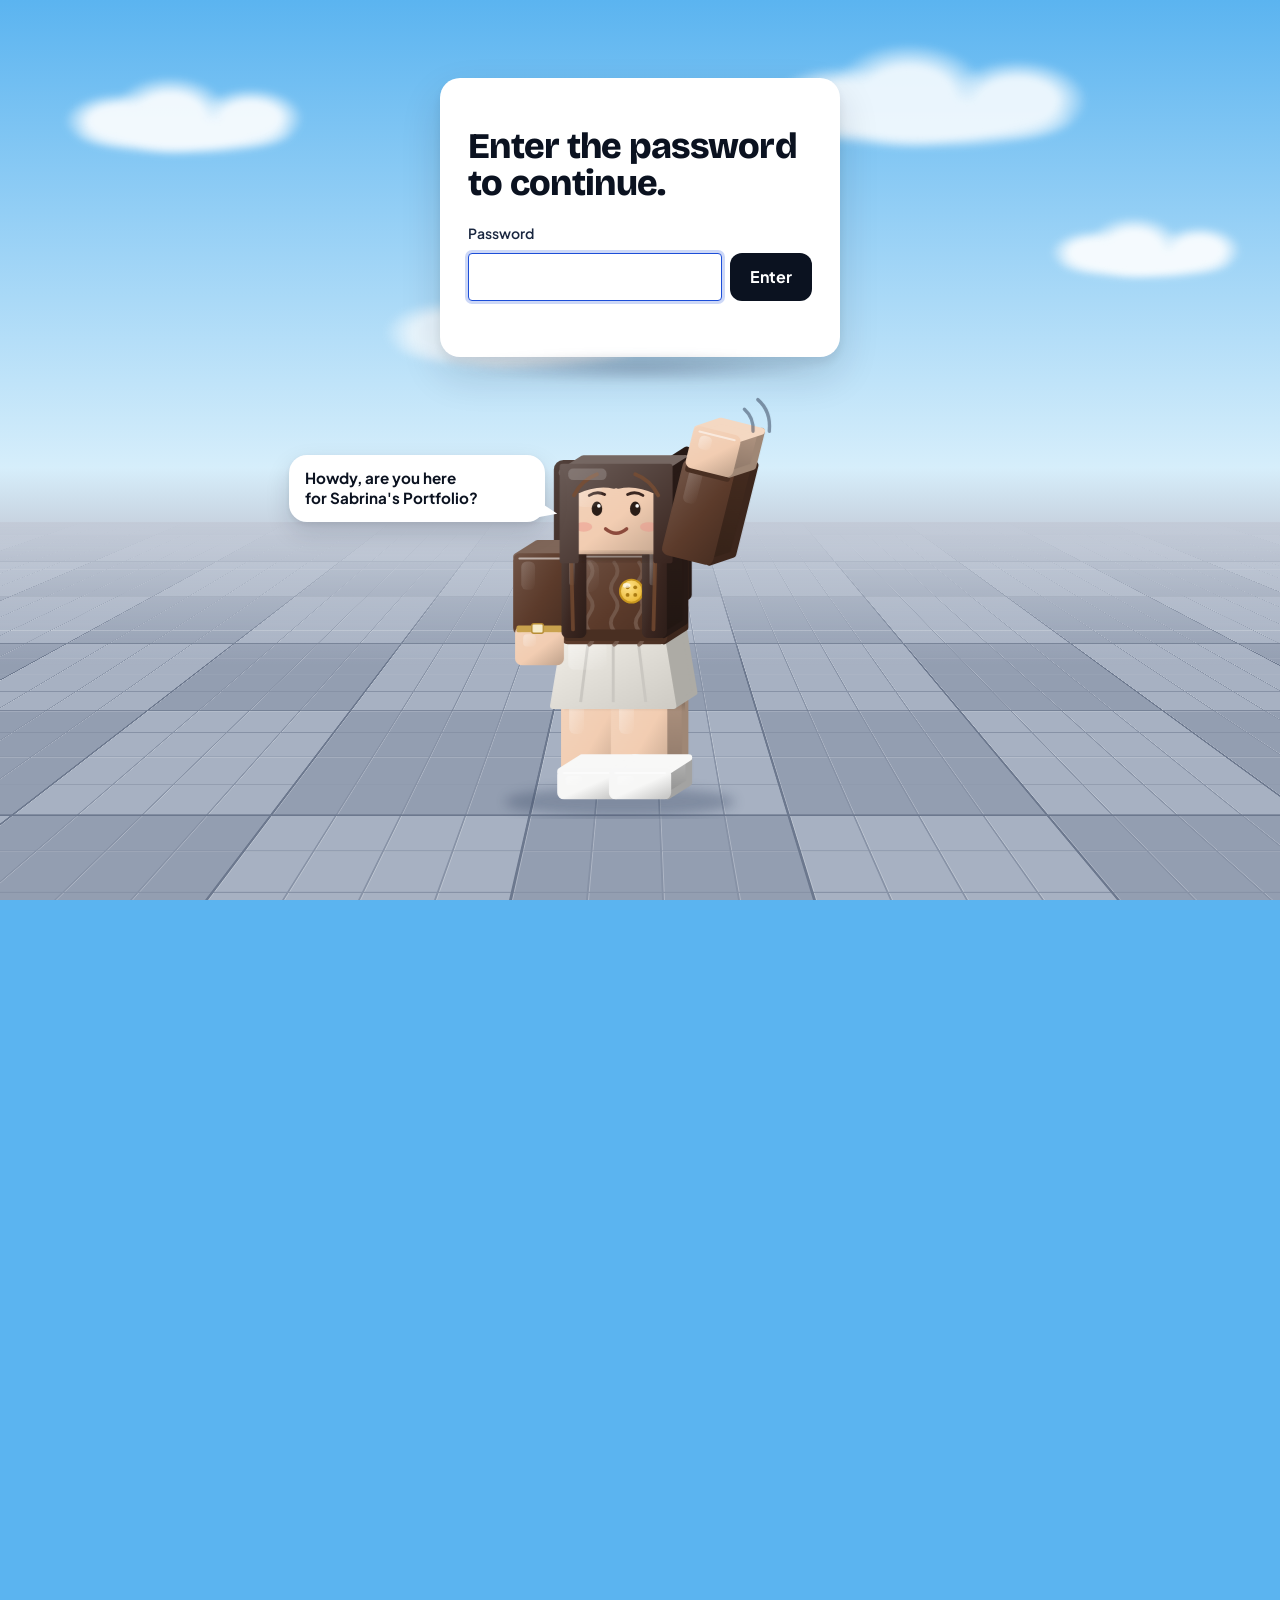
<file: index.html>
<!doctype html>
<html lang="en">
<head>
<meta charset="utf-8">
<script src="js/gate.js"></script>
<meta name="viewport" content="width=device-width, initial-scale=1">
<title>Sabrina May | Product Design Portfolio</title>
<meta name="description" content="Sabrina May: product designer trained in UX research, operations, and tech policy.">
<meta name="color-scheme" content="light dark">
<link rel="preconnect" href="https://fonts.googleapis.com">
<link rel="preconnect" href="https://fonts.gstatic.com" crossorigin>
<link rel="stylesheet" href="https://fonts.googleapis.com/css2?family=Bricolage+Grotesque:wght@800&family=Caveat:wght@700&family=IBM+Plex+Mono:wght@500;600&family=Plus+Jakarta+Sans:ital,wght@0,400;0,600;0,700;0,800;1,400&display=swap">
<link rel="stylesheet" href="styles.css">
<script src="script.js" defer></script>
</head>
<body>
<a class="skip-link" href="#main">Skip to content</a>

<header class="site-bar site-bar--over-hero">
  <div class="container site-bar-inner">
    <nav class="site-nav" aria-label="Primary">
      <a href="#work">Work</a>
      <a href="#why-roblox">Why Roblox</a>
      <a class="nav-cta" href="resume/Sabrina_May_Resume.pdf" target="_blank" rel="noopener">Resume</a>
    </nav>
  </div>
</header>

<main id="main">
  <section class="hero" aria-labelledby="hero-title">
    <div class="clouds" aria-hidden="true">
      <span class="cloud" style="--x: 5%; --y: 14%; --w: 15rem; --dur: 210s"></span>
      <span class="cloud" style="--x: 60%; --y: 8%; --w: 20rem; --dur: 260s; --o: 0.85"></span>
      <span class="cloud" style="--x: 82%; --y: 36%; --w: 12rem; --dur: 180s"></span>
      <span class="cloud" style="--x: 34%; --y: 62%; --w: 17rem; --dur: 240s; --o: 0.7"></span>
      <span class="cloud" style="--x: 46%; --y: 28%; --w: 9rem; --dur: 160s; --o: 0.65"></span>
    </div>
    <div class="container hero-layout">
      <div class="hero-figure">
        <img class="avatar" src="images/sab-avatar.svg" width="330" height="470" decoding="async" alt="Blocky avatar of Sabrina May waving">
      </div>
      <h1 id="hero-title" class="hero-title hero-name">Sabrina May</h1>
      <p class="hero-sub hero-role">Product designer and UX researcher<br>with tech-policy &amp; PM experience.<br></p>
    </div>
  </section>

  <div class="ground-zone">
  <div class="ground" data-parallax aria-hidden="true"><div class="ground-plane"></div></div>
  <section class="proof" aria-label="What I bring">
    <div class="container">
      <ul class="proof-grid" role="list">
      </ul>
    </div>
  </section>
  </div>

  <section id="work" class="section work" aria-labelledby="work-label">
    <div class="container">
      <h2 id="work-label" class="eyebrow">SELECTED WORK</h2>
      <div class="case-list">
        <article class="case-card">
          <div class="case-card-media case-card-media--banner">
<section class="tea-banner tea-wall" aria-label="Rosetta v2 screens: translation, transcription, citations, and version history">
  <div class="tea-wall__grid" aria-hidden="true">
    <div class="tea-wall__col">
      <div class="win"><div class="win__bar"><i></i><i></i><i></i></div>
        <picture><source media="(prefers-reduced-motion: reduce)" srcset="images/tea/banner-clip-a4-still.jpg"><img src="images/tea/banner-clip-a4.webp" alt=""></picture></div>
      <div class="brand"><em></em><div><b>TEA</b><small>Text Entry Augmentation</small></div></div>
      <div class="win"><div class="win__bar"><i></i><i></i><i></i></div>
        <picture><source media="(prefers-reduced-motion: reduce)" srcset="images/tea/banner-clip-a2-still.jpg"><img src="images/tea/banner-clip-a2.webp" alt=""></picture></div>
    </div>
    <div class="tea-wall__col">
      <div class="win"><div class="win__bar"><i></i><i></i><i></i></div>
        <img src="images/tea/v2-workspace.png" alt=""></div>
      <div class="win"><div class="win__bar"><i></i><i></i><i></i></div>
        <picture><source media="(prefers-reduced-motion: reduce)" srcset="images/tea/banner-clip-a3-still.jpg"><img src="images/tea/banner-clip-a3.webp" alt=""></picture></div>
      <div class="brand brand--globe"><div class="globe"><img src="images/tea/globe-base.png" alt=""><img src="images/tea/globe-languages.png" alt=""></div></div>
    </div>
    <div class="tea-wall__col">
      <div class="win"><div class="win__bar"><i></i><i></i><i></i></div>
        <picture><source media="(prefers-reduced-motion: reduce)" srcset="images/tea/banner-clip-a2-still.jpg"><img src="images/tea/banner-clip-a2.webp" alt=""></picture></div>
      <div class="win"><div class="win__bar"><i></i><i></i><i></i></div>
        <picture><source media="(prefers-reduced-motion: reduce)" srcset="images/tea/banner-clip-b6-still.jpg"><img src="images/tea/banner-clip-b6.webp" alt=""></picture></div>
      <div class="win"><div class="win__bar"><i></i><i></i><i></i></div>
        <picture><source media="(prefers-reduced-motion: reduce)" srcset="images/tea/banner-clip-a4-still.jpg"><img src="images/tea/banner-clip-a4.webp" alt=""></picture></div>
    </div>
    <div class="tea-wall__col">
      <div class="brand"><em></em><div><b>TEA</b><small>Rosetta v2</small></div></div>
      <div class="win"><div class="win__bar"><i></i><i></i><i></i></div>
        <picture><source media="(prefers-reduced-motion: reduce)" srcset="images/tea/banner-clip-a4-still.jpg"><img src="images/tea/banner-clip-a4.webp" alt=""></picture></div>
      <div class="win"><div class="win__bar"><i></i><i></i><i></i></div>
        <picture><source media="(prefers-reduced-motion: reduce)" srcset="images/tea/banner-clip-a3-still.jpg"><img src="images/tea/banner-clip-a3.webp" alt=""></picture></div>
    </div>
    <div class="tea-wall__col">
      <div class="win"><div class="win__bar"><i></i><i></i><i></i></div>
        <picture><source media="(prefers-reduced-motion: reduce)" srcset="images/tea/banner-clip-b6-still.jpg"><img src="images/tea/banner-clip-b6.webp" alt=""></picture></div>
      <div class="win"><div class="win__bar"><i></i><i></i><i></i></div>
        <img src="images/tea/v2-workspace.png" alt=""></div>
      <div class="brand brand--globe"><div class="globe"><img src="images/tea/globe-base.png" alt=""><img src="images/tea/globe-languages.png" alt=""></div></div>
    </div>
  </div>
</section>
          </div>
          <div class="case-card-body">
            <p class="eyebrow">CASE 01</p>
            <h3 class="case-card-title"><a class="stretched" href="tea.html">TEA: Text Entry Augmentation</a></h3>
            <p class="case-card-role">UX Lead</p>
            <p class="case-stat"><span class="stat-num">26%</span> <span class="stat-label">faster translation</span></p>
            <p class="beyond"><strong>Beyond the button:</strong> One mistranslated term can change what a researcher believes. TEA makes AI show its work in any language.</p>
            <span class="case-card-link" aria-hidden="true">Read the case study &rarr;</span>
          </div>
        </article>

        <article class="case-card">
          <div class="case-card-media case-card-media--cover">
            <img src="images/covers/cover-anchor.webp" width="1600" height="1000" loading="lazy" decoding="async" alt="Anchor career platform shown on a laptop with floating screens">
          </div>
          <div class="case-card-body">
            <p class="eyebrow">CASE 02</p>
            <h3 class="case-card-title"><a class="stretched" href="anchor.html">Anchor: one place for a career search that lived in six tabs</a></h3>
            <p class="case-card-role">UX researcher and designer</p>
            <p class="case-stat"><span class="stat-num">75%</span> <span class="stat-label">said mentorship improved their networking</span></p>
            <p class="beyond"><strong>Beyond the button:</strong> A scattered career search hits students with less time and fewer connections hardest. Anchor puts the whole search on one page.</p>
            <span class="case-card-link" aria-hidden="true">Read the case study &rarr;</span>
          </div>
        </article>
        <article class="case-card">
          <div class="case-card-media case-card-media--cover">
            <img src="images/covers/cover-waypoint.webp" width="1600" height="1000" loading="lazy" decoding="async" alt="Waypoint floor plan shown on a laptop with floating screens">
          </div>
          <div class="case-card-body">
            <p class="eyebrow">CASE 03</p>
            <h3 class="case-card-title"><a class="stretched" href="go-live.html">Waypoint</a></h3>
            <p class="case-card-role">Product designer, solo concept</p>
            <p class="case-stat"><span class="stat-num">11 to 1</span> <span class="stat-label">places to check, carried in one companion</span></p>
            <p class="beyond"><strong>Beyond the button:</strong> When the record and the room disagree, the person standing there should be able to say so. Waypoint routes that correction to its owner without overwriting the audit trail.</p>
            <span class="case-card-link" aria-hidden="true">Read the case study &rarr;</span>
          </div>
        </article>
      </div>
    </div>
  </section>

  <section id="why-roblox" class="section why why--plain" aria-labelledby="why-title">
    <div class="container why-plain">
      <h2 id="why-title" class="why-plain-title">Why Roblox</h2>
      <div class="why-rows">
        <div class="why-row">
          <div class="why-tag-cell"><p class="why-tag">Why Roblox</p></div>
          <p class="why-text">Roblox treats research as part of the product. Its creator analytics show every creator the same signals a UX researcher lives in: engagement, retention, and how their game compares to similar ones. On safety, it goes far beyond chat verification. Since 2025 it has shipped more than 100 safety updates, built Roblox Sentinel to catch early signs of child endangerment, and open-sourced its safety tools so other platforms can use them too. Roblox stays ahead of industry standards on policy and guardrails, and it shows.</p>
        </div>
        <div class="why-row">
          <div class="why-tag-cell"><p class="why-tag">Why me</p></div>
          <p class="why-text">I'm more than a PM or a UX intern with a research foundation. As a PM at Epic, I learned to <b style="color: #F6C945">find the right first problem</b> inside complex hospital systems, organize the chaos, and map an operational fix fast. As a researcher, I'm trained to understand people, their behavior, and where things break for them. At the Center for Democracy and Technology, <b style="color: #F6C945">I see the why behind design decisions and the people they affect at scale.</b></p>
        </div>
        <div class="why-row">
          <div class="why-tag-cell"><p class="why-tag">My Philosophy</p></div>
          <p class="why-text">That's why UX design was never just a button or a wireframe to me. Every interaction carries a person's trust, and it's personal. I understand a product beyond its screens: its business needs and its political and societal impact. I learned that by doing, in strenuous, fast-paced systems, and those are nuances you can't just learn at any firm.</p>
        </div>
        <div class="why-row">
          <div class="why-tag-cell"><p class="why-tag">My goal</p></div>
          <p class="why-text">Roblox puts all of that at platform scale. I want to be the investigator who uncovers the friction, the advocate for the players behind the data, and grow into a designer who shapes the business.</p>
        </div>
      </div>
    </div>
  </section>
</main>

<footer class="site-footer site-footer--stage">
  <div class="container footer-inner">
    <p>Sabrina May</p>
    <ul class="footer-links" role="list">
      <li><a href="resume/Sabrina_May_Resume.pdf" target="_blank" rel="noopener">Resume (PDF)</a></li>
      <li><a href="https://www.linkedin.com/in/sabrinasmay" target="_blank" rel="noopener">LinkedIn</a></li>
      <li><a href="mailto:maysab@umich.edu">Email</a></li>
    </ul>
  </div>
</footer>
</body>
</html>
</file>
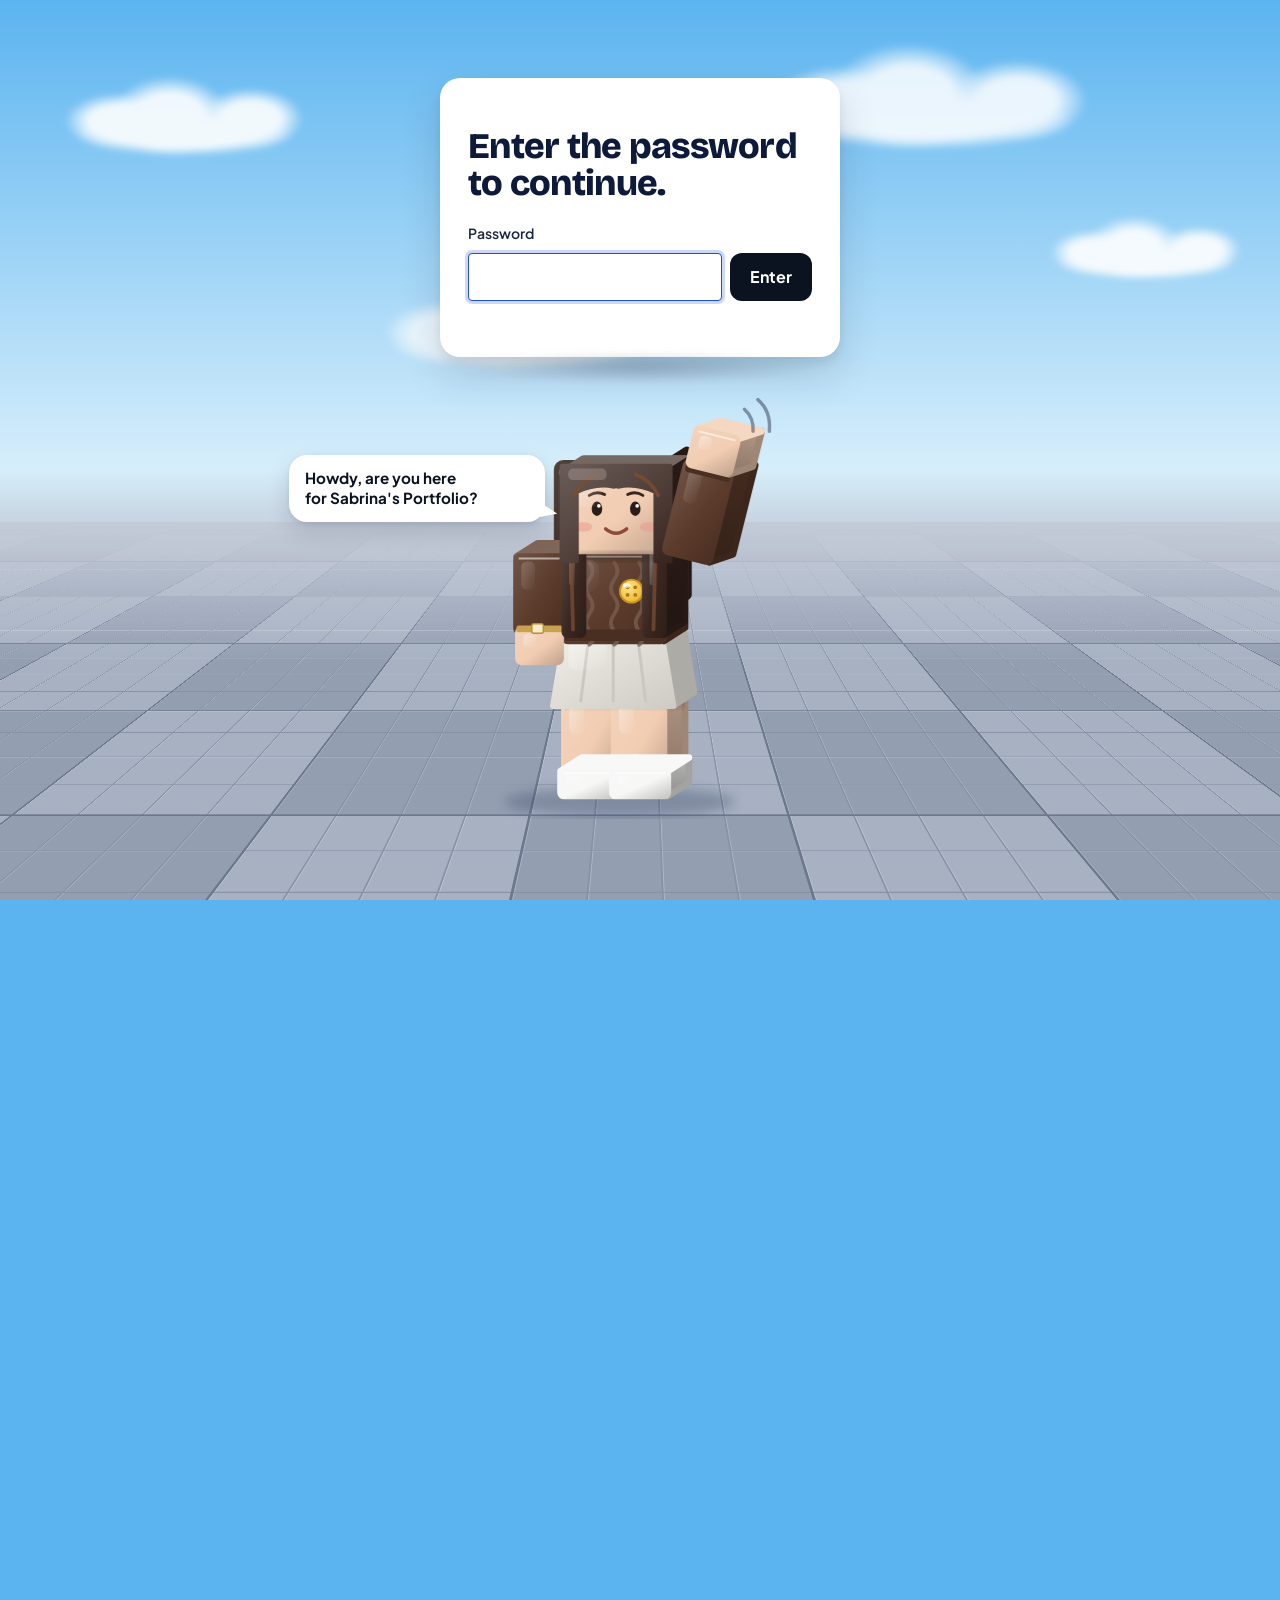
<file: anchor.html>
<!doctype html>
<html lang="en">
<head>
<meta charset="utf-8">
<script src="js/gate.js"></script>
<meta name="viewport" content="width=device-width, initial-scale=1">
<title>Anchor: one place for a career search | Sabrina May</title>
<meta name="description" content="Case study: Anchor is a centralized career platform for the University of Michigan School of Information that brings job boards, mentorship, and events into one tool.">
<meta name="color-scheme" content="light">
<link rel="preconnect" href="https://fonts.googleapis.com">
<link rel="preconnect" href="https://fonts.gstatic.com" crossorigin>
<link rel="stylesheet" href="https://fonts.googleapis.com/css2?family=Bricolage+Grotesque:wght@800&family=IBM+Plex+Mono:wght@500;600&family=Plus+Jakarta+Sans:ital,wght@0,400;0,600;0,700;0,800;1,400&display=swap">
<link rel="stylesheet" href="styles.css">
<script src="script.js" defer></script>
</head>
<body class="page-case page-anchor">
<a class="skip-link" href="#main">Skip to content</a>

<header class="site-bar site-bar--case">
  <div class="container site-bar-inner">
    <a class="site-home" href="index.html">&larr; All work</a>
    <nav class="site-nav" aria-label="Primary">
      <a href="index.html#why-roblox">Why Roblox</a>
      <a class="nav-cta" href="resume/Sabrina_May_Resume.pdf" target="_blank" rel="noopener">Resume</a>
    </nav>
  </div>
</header>

<main id="main">
  <!-- Hero -->
  <section class="tea-hero" aria-labelledby="an-hero-title">
    <div class="container tea-hero-grid">
      <div class="tea-hero-text">
        <p class="eyebrow">Case study 02</p>
        <h1 id="an-hero-title" class="tea-hero-title">Anchor: <span class="gold">one place</span> for a career search that lived in six tabs</h1>
        <p class="tea-hero-sub">Sabrina May, UX researcher and designer, University of Michigan client project</p>
        <dl class="tea-hero-facts">
          <div><dt>The goal</dt><dd>Help UMSI students find internships and jobs with less cognitive load.</dd></div>
          <div><dt>Impact</dt><dd>75% said the mentorship feature improved their networking. Most reported reduced cognitive load.</dd></div>
        </dl>
      </div>
      <div class="an-fan">
        <div class="an-phone"><video data-type='video/mp4; codecs="hvc1"' src="images/anchor/feed.mp4" poster="images/anchor/feed-still.jpg" autoplay muted loop playsinline preload="metadata" aria-label="Anchor Feed screen recording"></video></div>
        <div class="an-phone"><video data-type='video/mp4; codecs="hvc1"' src="images/anchor/event.mp4" poster="images/anchor/event-still.jpg" autoplay muted loop playsinline preload="metadata" aria-label="Anchor Events screen recording"></video></div>
        <div class="an-phone"><video data-type='video/mp4; codecs="hvc1"' src="images/anchor/job.mp4" poster="images/anchor/job-still.jpg" autoplay muted loop playsinline preload="metadata" aria-label="Anchor Jobs screen recording"></video></div>
        <div class="an-phone"><video data-type='video/mp4; codecs="hvc1"' src="images/anchor/mentor.mp4" poster="images/anchor/mentor-still.jpg" autoplay muted loop playsinline preload="metadata" aria-label="Anchor Mentor screen recording"></video></div>
      </div>
    </div>
  </section>

  <!-- Opening human moment -->
  <figure class="an-opening">
    <div class="container">
      <blockquote><p>&ldquo;I read the careers page three times before I gave up and asked another student.&rdquo;</p></blockquote>
      <figcaption>International student, interview participant.</figcaption>
    </div>
  </figure>

  <!-- TL;DR on a sky stage -->
  <header class="sky-stage" aria-labelledby="cs-title">
    <div class="container">
      <p class="eyebrow tl-eyebrow">Case study 02</p>
      <h2 id="cs-title" class="cs-title">Anchor: career platform for UMSI students</h2>
      <p class="cs-summary">Anchor is a centralized career platform for the University of Michigan School of Information that brings job boards, mentorship, and events into one tool built around how students actually search.</p>
      <ul class="meta-pills" role="list" style="padding-top: 20px; padding-bottom: 20px">
        <li class="pill"><span class="pill-label">Role</span><span class="pill-value">UX researcher and designer</span></li>
        <li class="pill"><span class="pill-label">Team</span><span class="pill-value">4 UX designers</span></li>
        <li class="pill"><span class="pill-label">Client</span><span class="pill-value">UMSI</span></li>
        <li class="pill"><span class="pill-label">Timeline</span><span class="pill-value">Fall 2024, 3.5 months</span></li>
        <li class="pill"><span class="pill-label">Methods</span><span class="pill-value">Stakeholder interviews, student interviews, competitive analysis, journey mapping, usability testing</span></li>
        <li class="pill"><span class="pill-label">Tools</span><span class="pill-value">Figma, FigJam</span></li>
      </ul>
      <figure class="figure app-fig" id="an-hero-mock">
<section class="tea-banner an-hero" aria-label="Anchor, a career platform for UMSI students: the feed, mentorship, and events surfaces">
  <div class="hm-back" aria-hidden="true">
    <span class="tag">One calendar across three offices</span>
    <div class="win"><div class="win__bar"><i></i><i></i><i></i></div><img src="images/anchor/hifi-events.jpg" alt=""></div>
  </div>
  <div class="hm-main" aria-hidden="true">
    <div class="win"><div class="win__bar"><i></i><i></i><i></i><span>Anchor</span></div>
      <div class="shot">
        <img src="images/anchor/hifi-feed.jpg" alt="">
        <div class="pin" style="left: 53%; top: 31%;"><b>1</b><span>Peers and alumni in one feed</span></div>
        <div class="pin" style="left: 31%; top: 49%;"><b>2</b><span>Saved jobs and groups, one tap away</span></div>
      </div>
    </div>
  </div>
  <div class="hm-front" aria-hidden="true">
    <span class="tag">Mentors filtered by what you need</span>
    <div class="win"><div class="win__bar"><i></i><i></i><i></i></div><img src="images/anchor/hifi-mentor.jpg" alt=""></div>
  </div>
</section>
        <figcaption>Anchor's Feed, Mentorship, and Events, from the final prototype.</figcaption>
      </figure>
    </div>
  </header>

  <section class="results-band" aria-label="Results">
    <div class="container">
      <ul class="results" role="list">
        <li><span class="r-num r-mint">75%</span><span class="r-label">said the mentorship feature improved their networking experience</span></li>
        <li><span class="r-num r-mint">Most</span><span class="r-label">reported reduced cognitive load navigating their career search</span></li>
        <li><span class="r-num r-yellow">3</span><span class="r-label">design changes driven directly by testing</span></li>
      </ul>
      <p class="r-foot">Moderated usability testing with 8 UMSI students on the low-fi prototype.</p>
    </div>
  </section>

  <section class="roles-section" aria-label="Roles">
    <div class="container">
      <div class="role-split">
        <section class="role role--me" aria-labelledby="role-me">
          <h2 id="role-me" class="role-title"><span class="block-icon" aria-hidden="true"></span>What I did</h2>
          <ul>
            <li>Led the student interviews</li>
            <li>Built the current-state journey map</li>
            <li>Owned the Mentorship flow end to end</li>
            <li>Researched and designed across synthesis, IA, and testing</li>
          </ul>
        </section>
        <section class="role role--team" aria-labelledby="role-team">
          <h2 id="role-team" class="role-title"><span class="block-icon block-icon--gray" aria-hidden="true"></span>What the team did</h2>
          <ul>
            <li>Ciani Foy, Feyi Apampa, and Niket Kamat Satoskar co-designed the research synthesis, information architecture, user flows, screens, and design system.</li>
          </ul>
        </section>
      </div>
    </div>
  </section>

  <!-- Process timeline -->
  <section class="process" aria-labelledby="process-label">
    <div class="tl2-floor" aria-hidden="true"><div class="tl2-plane"></div></div>
    <div class="container">
      <div class="tl2-head">
        <div>
          <p class="eyebrow">Process at a glance</p>
          <h2 id="process-label" class="tl2-title">A double diamond in 12 weeks: understand the problem, then design the fix.</h2>
        </div>
        <ul class="tl2-legend" role="list">
          <li><span class="gblock gblock--y" aria-hidden="true"></span>Mine</li>
        </ul>
      </div>
      <div class="tl2-lanes" aria-hidden="true"><span class="lane-h lane-h--r">Discover and define</span><span class="lane-h lane-h--d">Develop and deliver</span></div>
      <ol class="tl2" role="list">
        <li class="tl-step tl-r" style="--row: 1 / span 2; --i: 0">
          <div class="tl-card">
            <span class="tl-marker gblock" aria-hidden="true"></span>
            <p class="tl-top"><span class="tl-num">STEP 01</span><span class="lane-tag">Discover, weeks 1 to 3</span><span class="tl-pill">Team</span></p>
            <p class="tl-main"><strong class="tl-title">Secondary research</strong></p>
          </div>
        </li>
        <li class="tl-step tl-r" style="--row: 3 / span 2; --i: 1">
          <div class="tl-card">
            <span class="tl-marker gblock" aria-hidden="true"></span>
            <p class="tl-top"><span class="tl-num">STEP 02</span><span class="lane-tag">Discover, weeks 1 to 3</span><span class="tl-pill">Team</span></p>
            <p class="tl-main"><strong class="tl-title">Stakeholder interviews</strong> <span class="tl-detail">3 offices, 5 staff</span></p>
          </div>
        </li>
        <li class="tl-step tl-r" style="--row: 5 / span 2; --i: 2">
          <div class="tl-card">
            <span class="tl-marker gblock" aria-hidden="true"></span>
            <p class="tl-top"><span class="tl-num">STEP 03</span><span class="lane-tag">Discover, weeks 1 to 3</span><span class="tl-pill">Team</span></p>
            <p class="tl-main"><strong class="tl-title">Competitive analysis</strong> <span class="tl-detail">5 platforms</span></p>
          </div>
        </li>
        <li class="tl-step tl-r" style="--row: 7 / span 2; --i: 3">
          <div class="tl-card is-mine">
            <span class="tl-marker gblock gblock--y" aria-hidden="true"></span>
            <p class="tl-top"><span class="tl-num">STEP 04</span><span class="lane-tag">Define, weeks 4 to 5</span><span class="tl-pill tl-pill--mine">I led</span></p>
            <p class="tl-main"><strong class="tl-title">Student interviews</strong> <span class="tl-detail">8 participants</span></p>
          </div>
          <p class="tl-note tl-note--left">Students said what the data couldn't.</p>
        </li>
        <li class="tl-step tl-r" style="--row: 9 / span 2; --i: 4">
          <div class="tl-card">
            <span class="tl-marker gblock" aria-hidden="true"></span>
            <p class="tl-top"><span class="tl-num">STEP 05</span><span class="lane-tag">Define, weeks 4 to 5</span><span class="tl-pill">Team</span></p>
            <p class="tl-main"><strong class="tl-title">Affinity mapping</strong> <span class="tl-detail">4 themes</span></p>
          </div>
        </li>
        <li class="tl-step tl-r" style="--row: 11 / span 2; --i: 5">
          <div class="tl-card is-mine">
            <span class="tl-marker gblock gblock--y" aria-hidden="true"></span>
            <p class="tl-top"><span class="tl-num">STEP 06</span><span class="lane-tag">Define, weeks 4 to 5</span><span class="tl-pill tl-pill--mine">Me</span></p>
            <p class="tl-main"><strong class="tl-title">Journey map</strong> <span class="tl-detail">5 stages</span></p>
          </div>
          <p class="tl-note tl-note--left">The map made the brokenness visible.</p>
        </li>
        <li class="tl-step tl-r" style="--row: 13 / span 2; --i: 6">
          <div class="tl-card">
            <span class="tl-marker gblock" aria-hidden="true"></span>
            <p class="tl-top"><span class="tl-num">STEP 07</span><span class="lane-tag">Define, weeks 4 to 5</span><span class="tl-pill">Team</span></p>
            <p class="tl-main"><strong class="tl-title">Personas</strong></p>
          </div>
        </li>
        <li class="tl-step tl-d" style="--row: 14 / span 2; --i: 7">
          <div class="tl-card">
            <span class="tl-marker gblock" aria-hidden="true"></span>
            <p class="tl-top"><span class="tl-num">STEP 08</span><span class="lane-tag">Develop, weeks 6 to 9</span><span class="tl-pill">Team</span></p>
            <p class="tl-main"><strong class="tl-title">IA and user flows</strong> <span class="tl-detail">11 flows</span></p>
          </div>
        </li>
        <li class="tl-step tl-d" style="--row: 16 / span 2; --i: 8">
          <div class="tl-card">
            <span class="tl-marker gblock" aria-hidden="true"></span>
            <p class="tl-top"><span class="tl-num">STEP 09</span><span class="lane-tag">Develop, weeks 6 to 9</span><span class="tl-pill">Team</span></p>
            <p class="tl-main"><strong class="tl-title">Sketches to lo-fi to hi-fi</strong></p>
          </div>
        </li>
        <li class="tl-step tl-d" style="--row: 18 / span 2; --i: 9">
          <div class="tl-card is-mine">
            <span class="tl-marker gblock gblock--y" aria-hidden="true"></span>
            <p class="tl-top"><span class="tl-num">STEP 10</span><span class="lane-tag">Develop, weeks 6 to 9</span><span class="tl-pill tl-pill--mine">Me</span></p>
            <p class="tl-main"><strong class="tl-title">Mentorship flow</strong></p>
          </div>
        </li>
        <li class="tl-step tl-d" style="--row: 20 / span 2; --i: 10">
          <div class="tl-card">
            <span class="tl-marker gblock" aria-hidden="true"></span>
            <p class="tl-top"><span class="tl-num">STEP 11</span><span class="lane-tag">Deliver, weeks 10 to 12</span><span class="tl-pill">Team</span></p>
            <p class="tl-main"><strong class="tl-title">Usability testing</strong> <span class="tl-detail">8 students</span></p>
          </div>
        </li>
        <li class="tl-step tl-d" style="--row: 22 / span 3; --i: 11">
          <div class="tl-card is-finale">
            <span class="tl-marker gblock" aria-hidden="true"></span>
            <p class="tl-top"><span class="tl-num">STEP 12</span><span class="lane-tag">Deliver, weeks 10 to 12</span><span class="tl-pill">Team</span></p>
            <p class="tl-main"><strong class="tl-title">Three changes from testing</strong> <span class="tl-detail">Final prototype, stakeholder readout</span></p>
          </div>
          <p class="tl-note tl-note--right">Every change traced to a tester.</p>
        </li>
      </ol>
    </div>
  </section>

  <div class="container cs-layout">
    <nav class="phase-nav" aria-label="Case study sections">
      <button class="phase-toggle" type="button" aria-expanded="false" aria-controls="phase-list">
        <span><span class="phase-toggle-label">Section: </span><span class="phase-current">00 Problem</span></span>
        <span class="phase-toggle-caret" aria-hidden="true">&#9662;</span>
      </button>
      <ol id="phase-list" class="phase-list" role="list">
        <li><a href="#problem"><span>00</span> Problem</a></li>
        <li><a href="#research"><span>01</span> Research</a></li>
        <li><a href="#synthesis"><span>02</span> Synthesis</a></li>
        <li><a href="#ideation"><span>03</span> Ideation</a></li>
        <li><a href="#final-design"><span>04</span> Final design</a></li>
        <li><a href="#outcomes"><span>05</span> Outcomes</a></li>
        <li><a href="#reflection"><span>06</span> Reflection</a></li>
        <li><a href="#long-view"><span>07</span> The long view</a></li>
      </ol>
    </nav>

    <div class="cs-content">

      <!-- 00 PROBLEM -->
      <section id="problem" class="phase" aria-labelledby="problem-h">
        <header class="phase-head">
          <p class="phase-label"><span>00</span> Problem</p>
          <h2 id="problem-h" class="takeaway">The resources exist. Students can't find, sequence, or trust them.</h2>
        </header>

        <ol class="story-row story-row--4" role="list" aria-label="What students told us">
          <li class="story-card">
            <p class="story-num"><strong>6+</strong></p>
            <p class="story-label">tools students used in a typical week of searching</p>
          </li>
          <li class="story-card">
            <p class="story-num"><strong>8</strong> of 8</p>
            <div class="fraction-bar" style="--n: 8; --d: 8; --bar: #FF6B5B" role="img" aria-label="8 of 8 students"></div>
            <p class="story-label">described constantly feeling behind</p>
          </li>
          <li class="story-card">
            <p class="story-num"><strong>Once</strong></p>
            <p class="story-label">several had used UMSI career resources only at orientation</p>
          </li>
          <li class="story-card">
            <p class="story-num"><strong>2</strong> of 8</p>
            <div class="fraction-bar" style="--n: 2; --d: 8; --bar: #FF6B5B" role="img" aria-label="2 of 8 students"></div>
            <p class="story-label">had ever messaged an alum, though all called mentorship critical</p>
          </li>
        </ol>

        <div class="hmw">
          <span class="chip chip--blue">How might we</span>
          <p>How might we design a single, trustworthy surface that lets a UMSI student see what's available, who can help, and what to do next, without leaving the page?</p>
        </div>

        <div class="so-what"><span class="so-what-label">So what</span><p>UMSI didn't have a discovery problem. It had a coherence problem, and it hit students with less time and fewer connections hardest.</p></div>
      </section>

      <!-- 01 RESEARCH -->
      <section id="research" class="phase" aria-labelledby="research-h">
        <header class="phase-head">
          <p class="phase-label"><span>01</span> Research</p>
          <h2 id="research-h" class="takeaway">We listened to students, staff, and the tools students already use.</h2>
        </header>

        <ul class="ide-skim ide-skim--2" role="list" aria-label="Research methods">
          <li class="ide-skim-card ide-skim-card--blue"><span class="gblock" aria-hidden="true"></span><div><p class="ide-skim-title">Stakeholder interviews</p><p>Engaged Learning, Career Development, and DEI offices: 3 offices, 5 staff.</p></div></li>
          <li class="ide-skim-card ide-skim-card--mine"><span class="gblock" aria-hidden="true"></span><div><p class="ide-skim-title">Student interviews (I led)</p><p>8 UMSI students across tracks, screened for career stage and visa status, 15 to 20 minutes each over Zoom.</p></div></li>
          <li class="ide-skim-card ide-skim-card--blue"><span class="gblock" aria-hidden="true"></span><div><p class="ide-skim-title">Competitive analysis</p><p>Handshake, CareerLink, LinkedIn, Iris alumni search, and peer-school platforms: 5 scored.</p></div></li>
          <li class="ide-skim-card ide-skim-card--mine"><span class="gblock" aria-hidden="true"></span><div><p class="ide-skim-title">Journey mapping (me)</p><p>Five stages with emotion overlays and pain points.</p></div></li>
        </ul>

        <div class="so-what"><span class="so-what-label">So what</span><p>Each office's tool worked alone. Together they formed a maze.</p></div>
      </section>

      <!-- 02 SYNTHESIS -->
      <section id="synthesis" class="phase" aria-labelledby="synthesis-h">
        <header class="phase-head">
          <p class="phase-label"><span>02</span> Synthesis</p>
          <h2 id="synthesis-h" class="takeaway">Four themes became the team's shared vocabulary.</h2>
        </header>

        <div class="block">
            <figure class="figure">
              <div class="frame">
                <button class="zoom" type="button" data-zoom>
                  <img src="https://images.squarespace-cdn.com/content/v1/617a2289aab8dc1fa09d04c4/0128611a-a0f0-4a21-8431-522c9c7b7998/Frame%2B10%2B%284%29.png" loading="lazy" decoding="async" alt="Affinity-mapped interview themes">
                  <span class="zoom-hint" aria-hidden="true">Enlarge</span><span class="sr-only">Open larger view</span>
                </button>
              </div>
              <figcaption>Affinity map from 8 student interviews.</figcaption>
            </figure>
        </div>

        <ul class="ide-skim ide-skim--2" role="list" aria-label="Four themes">
          <li class="ide-skim-card ide-skim-card--blue"><span class="gblock" aria-hidden="true"></span><div><p class="ide-skim-title">Fragmentation</p><p class="an-q">&ldquo;I find the UMSI resources difficult to navigate.&rdquo;</p></div></li>
          <li class="ide-skim-card ide-skim-card--blue"><span class="gblock" aria-hidden="true"></span><div><p class="ide-skim-title">Mentorship opacity</p><p class="an-q">&ldquo;I try and find alumni with similar career trajectories so I can follow their footsteps.&rdquo;</p></div></li>
          <li class="ide-skim-card ide-skim-card--blue"><span class="gblock" aria-hidden="true"></span><div><p class="ide-skim-title">Visa and identity invisibility</p><p>International students filtered sponsoring employers by hand.</p></div></li>
          <li class="ide-skim-card ide-skim-card--blue"><span class="gblock" aria-hidden="true"></span><div><p class="ide-skim-title">Resource avoidance</p><p class="an-q">&ldquo;Last time I used UMSI career resources was when they first introduced them to us during orientation.&rdquo;</p></div></li>
        </ul>

        <div class="block">
          <h3 class="block-title">Personas</h3>
            <figure class="figure">
              <div class="frame">
                <button class="zoom" type="button" data-zoom>
                  <img src="https://images.squarespace-cdn.com/content/v1/5dd456df47a0a84372865bc5/64f2eff9-ed79-4f46-9ec1-75400820b5e6/Frame+2.png" loading="lazy" decoding="async" alt="Persona spread: Cher Jones, Dave Gallego, and Jane Huang">
                  <span class="zoom-hint" aria-hidden="true">Enlarge</span><span class="sr-only">Open larger view</span>
                </button>
              </div>
            </figure>
          <ul class="mini-cards" role="list">
            <li class="mini-card"><h4>Cher Jones</h4><p>Domestic, UX track</p><p class="mini-shaped">Shaped the centralized dashboard</p></li>
            <li class="mini-card"><h4>Dave Gallego</h4><p>International, data analysis</p><p class="mini-shaped">Shaped visa-aware filters</p></li>
            <li class="mini-card"><h4>Jane Huang</h4><p>Alumna mentor</p><p class="mini-shaped">Shaped ongoing mentorship over one-off chats</p></li>
          </ul>
        </div>

        <div class="block">
          <h3 class="block-title">Current-state journey map <span class="chip chip--mine">Mine</span></h3>
          <div class="jmap-wrap" tabindex="0" role="region" aria-label="Journey map, scrolls sideways on small screens">
            <table class="jmap">
              <caption class="sr-only">Five-stage journey map with the emotion and the design opportunity at each stage</caption>
              <thead><tr><td></td><th scope="col">Discover</th><th scope="col">Evaluate</th><th scope="col">Prepare</th><th scope="col">Connect</th><th scope="col">Decide</th></tr></thead>
              <tbody>
                <tr class="jm-emotion"><th scope="row">Emotion</th><td>Curious and scattered</td><td>Uncertain</td><td>Anxious</td><td>Hesitant</td><td>Hopeful but tired</td></tr>
                <tr class="jm-opp"><th scope="row">Opportunity</th><td>One curated feed with sponsorship labels</td><td>Referral pages with alum context</td><td>One events surface with calendar sync</td><td>Mentor requests with ratings and templates</td><td>Saved jobs and mentors that persist</td></tr>
              </tbody>
            </table>
          </div>
        </div>

        <div class="so-what"><span class="so-what-label">So what</span><p>Every screen, interaction, and cut had to trace back to one of these four themes.</p></div>
      </section>

      <!-- 03 IDEATION -->
      <section id="ideation" class="phase" aria-labelledby="ideation-h">
        <header class="phase-head">
          <p class="phase-label"><span>03</span> Ideation</p>
          <h2 id="ideation-h" class="takeaway">Three principles decided every screen review.</h2>
        </header>

        <ul class="ide-skim" role="list" aria-label="Design principles">
          <li class="ide-skim-card ide-skim-card--team"><span class="gblock" aria-hidden="true"></span><div><p class="ide-skim-title">Trustworthy by default</p></div></li>
          <li class="ide-skim-card ide-skim-card--team"><span class="gblock" aria-hidden="true"></span><div><p class="ide-skim-title">Lower the activation cost</p><p>Every first action in under three taps and one minute.</p></div></li>
          <li class="ide-skim-card ide-skim-card--team"><span class="gblock" aria-hidden="true"></span><div><p class="ide-skim-title">Respect the search</p><p>Optimize for focused sessions, not engagement metrics or notification load.</p></div></li>
        </ul>

        <dl class="ide-tradeoff">
          <div><dt>Decision</dt><dd>Mentorship is a layer across every surface, not a standalone tab.</dd></div>
          <div><dt>Why</dt><dd>Every student named mentorship as critical, but only 2 of 8 had reached out. The blocker was knowing who to ask and how.</dd></div>
          <div class="is-tradeoff"><dt>Tradeoff</dt><dd>Mentorship stops being one destination, so it has to show up wherever it's relevant.</dd></div>
        </dl>

        <div class="block">
          <h3 class="block-title">Information architecture</h3>
          <figure class="figure">
            <div class="fig-grid fig-grid--2">
              <div class="frame">
                <button class="zoom" type="button" data-zoom>
                  <img src="https://images.squarespace-cdn.com/content/v1/617a2289aab8dc1fa09d04c4/904872d0-09f2-475d-afae-aef67f88afcc/Anchor+Final+Project+Report.png" loading="lazy" decoding="async" alt="IA diagram">
                  <span class="zoom-hint" aria-hidden="true">Enlarge</span><span class="sr-only">Open larger view</span>
                </button>
              </div>
              <div class="frame">
                <button class="zoom" type="button" data-zoom>
                  <img src="https://images.squarespace-cdn.com/content/v1/617a2289aab8dc1fa09d04c4/98cd38b7-fed2-4c51-8375-f0682f03cd9b/Anchor+Final+Project+Report-2.png" loading="lazy" decoding="async" alt="Key features map">
                  <span class="zoom-hint" aria-hidden="true">Enlarge</span><span class="sr-only">Open larger view</span>
                </button>
              </div>
            </div>
            <figcaption>Feed, Events, and Jobs as hubs, with mentorship connecting all three.</figcaption>
          </figure>
        </div>

        <div class="block">
          <h3 class="block-title">User flows</h3>
            <figure class="figure">
              <div class="frame">
                <button class="zoom" type="button" data-zoom>
                  <img src="images/anchor/user-flows.jpg" width="1600" height="130" loading="lazy" decoding="async" alt="11 user-flow diagrams covering sign-in, feed posting, events RSVP, mentor request, job application, and cancellation paths">
                  <span class="zoom-hint" aria-hidden="true">Enlarge</span><span class="sr-only">Open larger view</span>
                </button>
              </div>
              <figcaption>11 end-to-end flows mapped before any pixels, with error prevention on cancellation.</figcaption>
            </figure>
        </div>

        <figure class="banner-fig">
<section class="tea-banner an-evo" aria-label="My Mentorship flow evolving from a hand sketch to a low-fidelity wireframe to a high-fidelity prototype">
  <div class="an-evo__title" aria-hidden="true">My flow: Mentorship</div>
  <div class="an-evo__row" aria-hidden="true">
    <div class="an-evo__step"><span class="an-evo__label"><i>01</i>Sketch</span><div class="an-paper"><img src="images/anchor/sketch-mentor.jpg" alt=""></div></div>
    <div class="an-evo__arrow"></div>
    <div class="an-evo__step"><span class="an-evo__label"><i>02</i>Lo-fi</span><div class="win"><div class="win__bar"><i></i><i></i><i></i></div><img src="images/anchor/lofi-mentor.jpg" alt=""></div></div>
    <div class="an-evo__arrow"></div>
    <div class="an-evo__step"><span class="an-evo__label"><i>03</i>Hi-fi</span><div class="win"><div class="win__bar"><i></i><i></i><i></i></div><img src="images/anchor/hifi-mentor.jpg" alt=""></div><div class="flag">Filters, real profiles, student ratings</div></div>
  </div>
</section>
          <figcaption class="banner-cap">My Mentorship flow, from sketch to hi-fi. Visual polish waited until the flow held up.</figcaption>
        </figure>
      </section>

      <!-- 04 FINAL DESIGN -->
      <section id="final-design" class="phase" aria-labelledby="final-h">
        <header class="phase-head">
          <p class="phase-label"><span>04</span> Final design</p>
          <h2 id="final-h" class="takeaway">Four surfaces, one platform, every change traced to testing.</h2>
        </header>

        <figure class="banner-fig">
<section class="tea-banner tea-wall an-wall" aria-label="Anchor screens from hand sketches to low-fidelity wireframes to high-fidelity prototypes">
  <div class="tea-wall__grid" aria-hidden="true">
    <div class="tea-wall__col"><div class="win"><div class="win__bar"><i></i><i></i><i></i></div><img src="images/anchor/hifi-jobs.jpg" alt=""></div><div class="an-paper"><img src="images/anchor/sketch-feed.jpg" alt=""></div><div class="win"><div class="win__bar"><i></i><i></i><i></i></div><img src="images/anchor/lofi-events.jpg" alt=""></div></div>
    <div class="tea-wall__col"><div class="win"><div class="win__bar"><i></i><i></i><i></i></div><img src="images/anchor/lofi-mentor.jpg" alt=""></div><div class="win"><div class="win__bar"><i></i><i></i><i></i></div><img src="images/anchor/hifi-feed.jpg" alt=""></div><div class="an-paper"><img src="images/anchor/sketch-jobs.jpg" alt=""></div></div>
    <div class="tea-wall__col"><div class="an-paper"><img src="images/anchor/sketch-mentor.jpg" alt=""></div><div class="an-brand"><div><b><svg class="an-anchor-icon" viewBox="0 0 24 24" fill="none" stroke="currentColor" stroke-width="2.4" stroke-linecap="round" stroke-linejoin="round" aria-hidden="true"><circle cx="12" cy="4.5" r="2.2"/><path d="M12 6.7V21"/><path d="M7.5 10.5h9"/><path d="M4 13.5c0 4 3.6 7.5 8 7.5s8-3.5 8-7.5"/></svg>Anchor</b><small>Career platform for UMSI students</small></div></div><div class="win"><div class="win__bar"><i></i><i></i><i></i></div><img src="images/anchor/hifi-events.jpg" alt=""></div></div>
    <div class="tea-wall__col"><div class="win"><div class="win__bar"><i></i><i></i><i></i></div><img src="images/anchor/hifi-mentor.jpg" alt=""></div><div class="win"><div class="win__bar"><i></i><i></i><i></i></div><img src="images/anchor/lofi-jobs.jpg" alt=""></div><div class="an-paper"><img src="images/anchor/sketch-events.jpg" alt=""></div></div>
    <div class="tea-wall__col"><div class="win"><div class="win__bar"><i></i><i></i><i></i></div><img src="images/anchor/lofi-feed.jpg" alt=""></div><div class="win"><div class="win__bar"><i></i><i></i><i></i></div><img src="images/anchor/hifi-jobs.jpg" alt=""></div><div class="win"><div class="win__bar"><i></i><i></i><i></i></div><img src="images/anchor/hifi-feed.jpg" alt=""></div></div>
  </div>
</section>
        </figure>

        <div class="block">
          <h3 class="block-title">Four surfaces</h3>
          <div class="walks">
              <article class="walk" id="surface-feed" aria-labelledby="surface-feed-t">
                <div class="walk-phone clip">
                  <div class="walk-screen">
                    <video data-type='video/mp4; codecs="hvc1"' src="images/anchor/feed.mp4" poster="images/anchor/feed-still.jpg" autoplay muted loop playsinline preload="metadata" aria-label="Anchor Feed screen recording"></video>
                    <button class="clip-toggle" type="button">Pause</button>
                  </div>
                </div>
                <div class="walk-text">
                  <p class="walk-eyebrow">Feed</p>
                  <h4 id="surface-feed-t" class="walk-title">A low-pressure career home that doesn't feel like LinkedIn.</h4>
                  <dl>
                    <div><dt>Why it works this way</dt><dd>&ldquo;Would a UMSI student feel comfortable posting this?&rdquo; No engagement metrics in students' faces.</dd></div>
                  </dl>
                </div>
              </article>

              <article class="walk" id="surface-events" aria-labelledby="surface-events-t">
                <div class="walk-phone clip">
                  <div class="walk-screen">
                    <video data-type='video/mp4; codecs="hvc1"' src="images/anchor/event.mp4" poster="images/anchor/event-still.jpg" autoplay muted loop playsinline preload="metadata" aria-label="Anchor Events screen recording"></video>
                    <button class="clip-toggle" type="button">Pause</button>
                  </div>
                </div>
                <div class="walk-text">
                  <p class="walk-eyebrow">Events</p>
                  <h4 id="surface-events-t" class="walk-title">One calendar across three offices, with office filters and calendar sync.</h4>
                  <dl>
                    <div><dt>Why it works this way</dt><dd>Deadlines slipped through three separate calendars.</dd></div>
                  </dl>
                </div>
              </article>

              <article class="walk" id="surface-jobs" aria-labelledby="surface-jobs-t">
                <div class="walk-phone clip">
                  <div class="walk-screen">
                    <video data-type='video/mp4; codecs="hvc1"' src="images/anchor/job.mp4" poster="images/anchor/job-still.jpg" autoplay muted loop playsinline preload="metadata" aria-label="Anchor Jobs screen recording"></video>
                    <button class="clip-toggle" type="button">Pause</button>
                  </div>
                </div>
                <div class="walk-text">
                  <p class="walk-eyebrow">Jobs and referrals</p>
                  <h4 id="surface-jobs-t" class="walk-title">A sponsorship signal on every card and a &ldquo;what they look for&rdquo; field.</h4>
                  <dl>
                    <div><dt>Why it works this way</dt><dd>International students filtered sponsors by hand.</dd></div>
                  </dl>
                </div>
              </article>

              <article class="walk walk--mine" id="surface-mentorship" aria-labelledby="surface-mentorship-t">
                <div class="walk-phone clip">
                  <div class="walk-screen">
                    <video data-type='video/mp4; codecs="hvc1"' src="images/anchor/mentor.mp4" poster="images/anchor/mentor-still.jpg" autoplay muted loop playsinline preload="metadata" aria-label="Anchor Mentor screen recording"></video>
                    <button class="clip-toggle" type="button">Pause</button>
                  </div>
                </div>
                <div class="walk-text">
                  <p class="walk-eyebrow">Mentorship, my flow</p>
                  <h4 id="surface-mentorship-t" class="walk-title">Filter alumni, read student-rated helpfulness, send a request from a starter template, and book directly.</h4>
                  <dl>
                    <div><dt>Why it works this way</dt><dd>Only 2 of 8 had ever reached out. The blank cold email was the barrier.</dd></div>
                  </dl>
                  <p class="walk-callout">I owned this flow end to end.</p>
                </div>
              </article>
          </div>
        </div>

        <div class="block">
          <h3 class="block-title">Three changes from testing</h3>
          <div class="ide-table-wrap">
            <table class="ide-table">
              <caption class="sr-only">Testing findings and the design change each one drove</caption>
              <thead><tr><th scope="col">What broke</th><th scope="col">Source</th><th scope="col">What it changed</th></tr></thead>
              <tbody>
                <tr>
                  <td class="ide-broke" data-label="What broke"><strong>The Resources tab felt opaque; use dropped after orientation</strong></td>
                  <td class="ide-src" data-label="Source"><span class="ide-chip">Interviews and testing</span></td>
                  <td class="ide-fix" data-label="What it changed"><span class="ide-check" aria-hidden="true"></span><span>Replaced with a social feed using familiar patterns, to make the home feel familiar.</span></td>
                </tr>
                <tr>
                  <td class="ide-broke" data-label="What broke"><strong>Long job lists with no way to narrow them</strong></td>
                  <td class="ide-src" data-label="Source"><span class="ide-chip">Usability testing</span></td>
                  <td class="ide-fix" data-label="What it changed"><span class="ide-check" aria-hidden="true"></span><span>Prominent search and UMSI-tuned filters, to reduce cognitive load when narrowing roles.</span></td>
                </tr>
                <tr>
                  <td class="ide-broke" data-label="What broke"><em>Referrals were &ldquo;a thing I heard about but couldn't find&rdquo;</em></td>
                  <td class="ide-src" data-label="Source"><span class="ide-chip">Usability testing</span></td>
                  <td class="ide-fix" data-label="What it changed"><span class="ide-check" aria-hidden="true"></span><span>Referrals got their own surface with a &ldquo;what they look for&rdquo; field.</span></td>
                </tr>
              </tbody>
            </table>
          </div>
        </div>

        <div class="block">
          <h3 class="block-title">Key features</h3>
          <div class="feat-grid">
            <figure class="figure">
              <div class="frame">
                <button class="zoom" type="button" data-zoom>
                  <img src="https://images.squarespace-cdn.com/content/v1/5dd456df47a0a84372865bc5/32320d30-9ea8-454f-ba33-54c8bea9b773/MentorshipDashboard.gif" loading="lazy" decoding="async" alt="Mentorship Dashboard animated walkthrough">
                  <span class="zoom-hint" aria-hidden="true">Enlarge</span><span class="sr-only">Open larger view</span>
                </button>
              </div>
              <figcaption><strong>Mentorship Dashboard.</strong> A formal mentorship program instead of a one-off coffee chat, with each alum's expectations on their profile.</figcaption>
            </figure>
            <figure class="figure">
              <div class="frame">
                <button class="zoom" type="button" data-zoom>
                  <img src="https://images.squarespace-cdn.com/content/v1/5dd456df47a0a84372865bc5/f78bfe4d-e95a-4837-981c-dc45315b6f0f/GroupMentoringSession.gif" loading="lazy" decoding="async" alt="Group Mentoring Session animated walkthrough">
                  <span class="zoom-hint" aria-hidden="true">Enlarge</span><span class="sr-only">Open larger view</span>
                </button>
              </div>
              <figcaption><strong>Group Mentoring Sessions.</strong> Live sessions, real-time chat, and async boards, because the career search felt isolating.</figcaption>
            </figure>
            <figure class="figure">
              <div class="frame">
                <button class="zoom" type="button" data-zoom>
                  <img src="https://images.squarespace-cdn.com/content/v1/5dd456df47a0a84372865bc5/e7e2a45a-573a-4a73-9c0e-820c100ca42c/ApplicationTracker.gif" loading="lazy" decoding="async" alt="Application Tracker animated walkthrough">
                  <span class="zoom-hint" aria-hidden="true">Enlarge</span><span class="sr-only">Open larger view</span>
                </button>
              </div>
              <figcaption><strong>Application Tracker.</strong> Deadlines, statuses, and employer feedback in one place instead of separate logins.</figcaption>
            </figure>
          </div>
        </div>

        <div class="block">
          <h3 class="block-title">Design system</h3>
          <div class="fig-grid fig-grid--2">
            <figure class="figure">
              <div class="frame">
                <button class="zoom" type="button" data-zoom>
                  <img src="https://images.squarespace-cdn.com/content/v1/5dd456df47a0a84372865bc5/57b3aff0-146b-474c-a418-2d428ae3d162/anchorcolorpalette-ezgif.com-webp-to-jpg-converter.jpg" loading="lazy" decoding="async" alt="Anchor color palette">
                  <span class="zoom-hint" aria-hidden="true">Enlarge</span><span class="sr-only">Open larger view</span>
                </button>
              </div>
              <figcaption>Color palette.</figcaption>
            </figure>
            <figure class="figure">
              <div class="frame">
                <button class="zoom" type="button" data-zoom>
                  <img src="https://images.squarespace-cdn.com/content/v1/5dd456df47a0a84372865bc5/e889de46-d33a-4162-aad6-b3431f2bdc09/anchortypography-ezgif.com-webp-to-jpg-converter.jpg" loading="lazy" decoding="async" alt="Anchor typography system">
                  <span class="zoom-hint" aria-hidden="true">Enlarge</span><span class="sr-only">Open larger view</span>
                </button>
              </div>
              <figcaption>Type system.</figcaption>
            </figure>
          </div>
          <p class="walk-callout">Color pairs were checked for contrast and color-blindness.</p>
        </div>
      </section>

      <!-- 05 OUTCOMES -->
      <section id="outcomes" class="phase" aria-labelledby="outcomes-h">
        <header class="phase-head">
          <p class="phase-label"><span>05</span> Outcomes</p>
          <h2 id="outcomes-h" class="takeaway">Students said it felt like the tool they'd always needed.</h2>
        </header>

        <figure class="pull-quote">
          <blockquote><p>&ldquo;Anchor feels like the tool I've always needed.&rdquo;</p></blockquote>
          <figcaption>UMSI student, usability testing</figcaption>
        </figure>

        <ul class="results an-results" role="list">
          <li><span class="r-num r-mint">75%</span><span class="r-label">said the mentorship feature improved their networking experience</span></li>
          <li><span class="r-num r-mint">Most</span><span class="r-label">reported reduced cognitive load navigating their career search</span></li>
          <li><span class="r-num r-yellow">3</span><span class="r-label">design changes driven directly by testing</span></li>
        </ul>

        <ul class="testimonials" role="list" aria-label="Testimonials from UMSI students">
          <li class="testimonial">
            <blockquote><p>&ldquo;I would use this platform to help me navigate opportunities and career growth for school. I like how everything is consolidated: events, job postings, and networking opportunities into a single platform, [it] addresses the issue of fragmented information sources.&rdquo;</p></blockquote>
            <p class="testimonial-by">UMSI student</p>
          </li>
          <li class="testimonial">
            <blockquote><p>&ldquo;I like how there are ways to make connections between current students and alumni that can enhance mentorship opportunities and provide valuable career insights.&rdquo;</p></blockquote>
            <p class="testimonial-by">UMSI student</p>
          </li>
        </ul>

        <div class="block proto">
          <h3 class="block-title">Try the prototype</h3>
          <div class="app-window proto-window">
            <div class="app-bar" aria-hidden="true"><span class="app-dots"><i></i><i></i><i></i></span><span class="app-title">Anchor prototype</span></div>
            <iframe loading="lazy" src="https://embed.figma.com/proto/rrzGNB4XcRH8wrXcYi8dU1/SI-582-Project---Anchor?node-id=1492-4067&amp;p=f&amp;scaling=scale-down&amp;content-scaling=fixed&amp;page-id=1492%3A3992&amp;starting-point-node-id=1492%3A4067&amp;embed-host=share" title="Anchor Figma prototype" allowfullscreen></iframe>
          </div>
          <a class="proto-btn" href="https://www.figma.com/proto/rrzGNB4XcRH8wrXcYi8dU1/SI-582-Project---Anchor?node-id=1492-4067&amp;p=f&amp;scaling=scale-down&amp;content-scaling=fixed&amp;page-id=1492%3A3992&amp;starting-point-node-id=1492%3A4067" target="_blank" rel="noopener">Test the prototype <span aria-hidden="true">&nearr;</span><span class="sr-only"> (opens Figma in a new tab)</span></a>
        </div>
      </section>

      <!-- 06 REFLECTION -->
      <section id="reflection" class="phase" aria-labelledby="reflection-h">
        <header class="phase-head">
          <p class="phase-label"><span>06</span> Reflection</p>
          <h2 id="reflection-h" class="takeaway">The real deliverable was a shared map of why it felt broken.</h2>
        </header>

        <ol class="learnings" role="list">
          <li><span class="learn-n" aria-hidden="true">1</span><h3>Centralization is a trust problem.</h3><p>It's service design about ownership and the tools you're competing with, not a feature.</p></li>
          <li><span class="learn-n" aria-hidden="true">2</span><h3>Listen for their language.</h3><p>Students described cognitive load before I ever used the term.</p></li>
          <li><span class="learn-n" aria-hidden="true">3</span><h3>Templates beat policies.</h3><p>Mentorship works when it's easy to start, not when it's heavily structured.</p></li>
        </ol>

        <p class="an-nexttime">Next time, I'd build the journey map and principles with stakeholders, not for them.</p>

        <div class="block">
          <h3 class="block-title">Where I've applied it since</h3>
          <ul class="applied" role="list">
            <li class="applied-card">
              <p class="applied-eyebrow">Lesson: listen for their language</p>
              <h4 class="applied-title">I led TEA's affinity map</h4>
              <p class="applied-body">Grouping participants' own words turned five contextual inquiry sessions into 17 requirements.</p>
            </li>
            <li class="applied-card">
              <p class="applied-eyebrow">Lesson: lower the activation cost</p>
              <h4 class="applied-title">I removed the blank prompt in TEA</h4>
              <p class="applied-body">Like Anchor's mentor templates removed the blank cold email, TEA's highlight-to-transform let users act without writing a prompt.</p>
            </li>
            <li class="applied-card applied-card--next">
              <div class="applied-head"><p class="applied-eyebrow">Lesson: templates beat policies</p><span class="chip chip--blue">Next</span></div>
              <h4 class="applied-title">Next: first connections that feel safe</h4>
              <p class="applied-body">A player's first message or first group join should take a few taps, with guidance that makes reaching out feel easy and safe.</p>
            </li>
          </ul>
          <a class="applied-bridge" href="go-live.html">After Anchor, I knew the map comes before the screens. <span aria-hidden="true">&rarr;</span><span class="sr-only"> Next case study</span></a>
        </div>
      </section>

      <!-- 07 THE LONG VIEW -->
      <section id="long-view" class="phase" aria-labelledby="long-h">
        <header class="phase-head">
          <p class="phase-label"><span>07</span> The long view</p>
          <h2 id="long-h" class="takeaway">From one school to every Michigan student.</h2>
        </header>

        <ol class="lv-cards" role="list">
          <li class="lv-card"><span class="lv-n" aria-hidden="true">01</span><p>Pilot Feed and Mentorship with one cohort for a semester.</p></li>
          <li class="lv-card"><span class="lv-n" aria-hidden="true">02</span><p>Add international guidance: visa timelines, OPT-aware filters, policy alerts.</p></li>
          <li class="lv-card"><span class="lv-n" aria-hidden="true">03</span><p>Interview hiring managers on the referral side.</p></li>
          <li class="lv-card"><span class="lv-n" aria-hidden="true">04</span><p>Federate across Michigan schools without losing curation.</p></li>
          <li class="lv-card"><span class="lv-n" aria-hidden="true">05</span><p>A quiet &ldquo;next action&rdquo; layer based on journey stage, not engagement metrics.</p></li>
        </ol>
      </section>

      <nav class="case-next" aria-label="More work">
        <a class="next-link" href="go-live.html">
          <span class="eyebrow">Next case</span>
          <span class="next-title">Waypoint: context that travels with the work &rarr;</span>
        </a>
        <a class="site-home" href="index.html#work">&larr; Back to all work</a>
      </nav>
    </div>
  </div>
</main>

<footer class="site-footer">
  <div class="container footer-inner">
    <p>Sabrina May</p>
    <ul class="footer-links" role="list">
      <li><a href="resume/Sabrina_May_Resume.pdf" target="_blank" rel="noopener">Resume (PDF)</a></li>
      <li><a href="https://www.linkedin.com/in/sabrinasmay" target="_blank" rel="noopener">LinkedIn</a></li>
      <li><a href="mailto:maysab@umich.edu">Email</a></li>
    </ul>
  </div>
</footer>

<dialog id="lightbox" class="lightbox" aria-label="Enlarged image">
  <div class="lightbox-bar"><button class="lightbox-close" type="button">Close (Esc)</button></div>
  <div class="lightbox-stage"><img alt=""></div>
  <p class="lightbox-caption"></p>
</dialog>
</body>
</html>
</file>
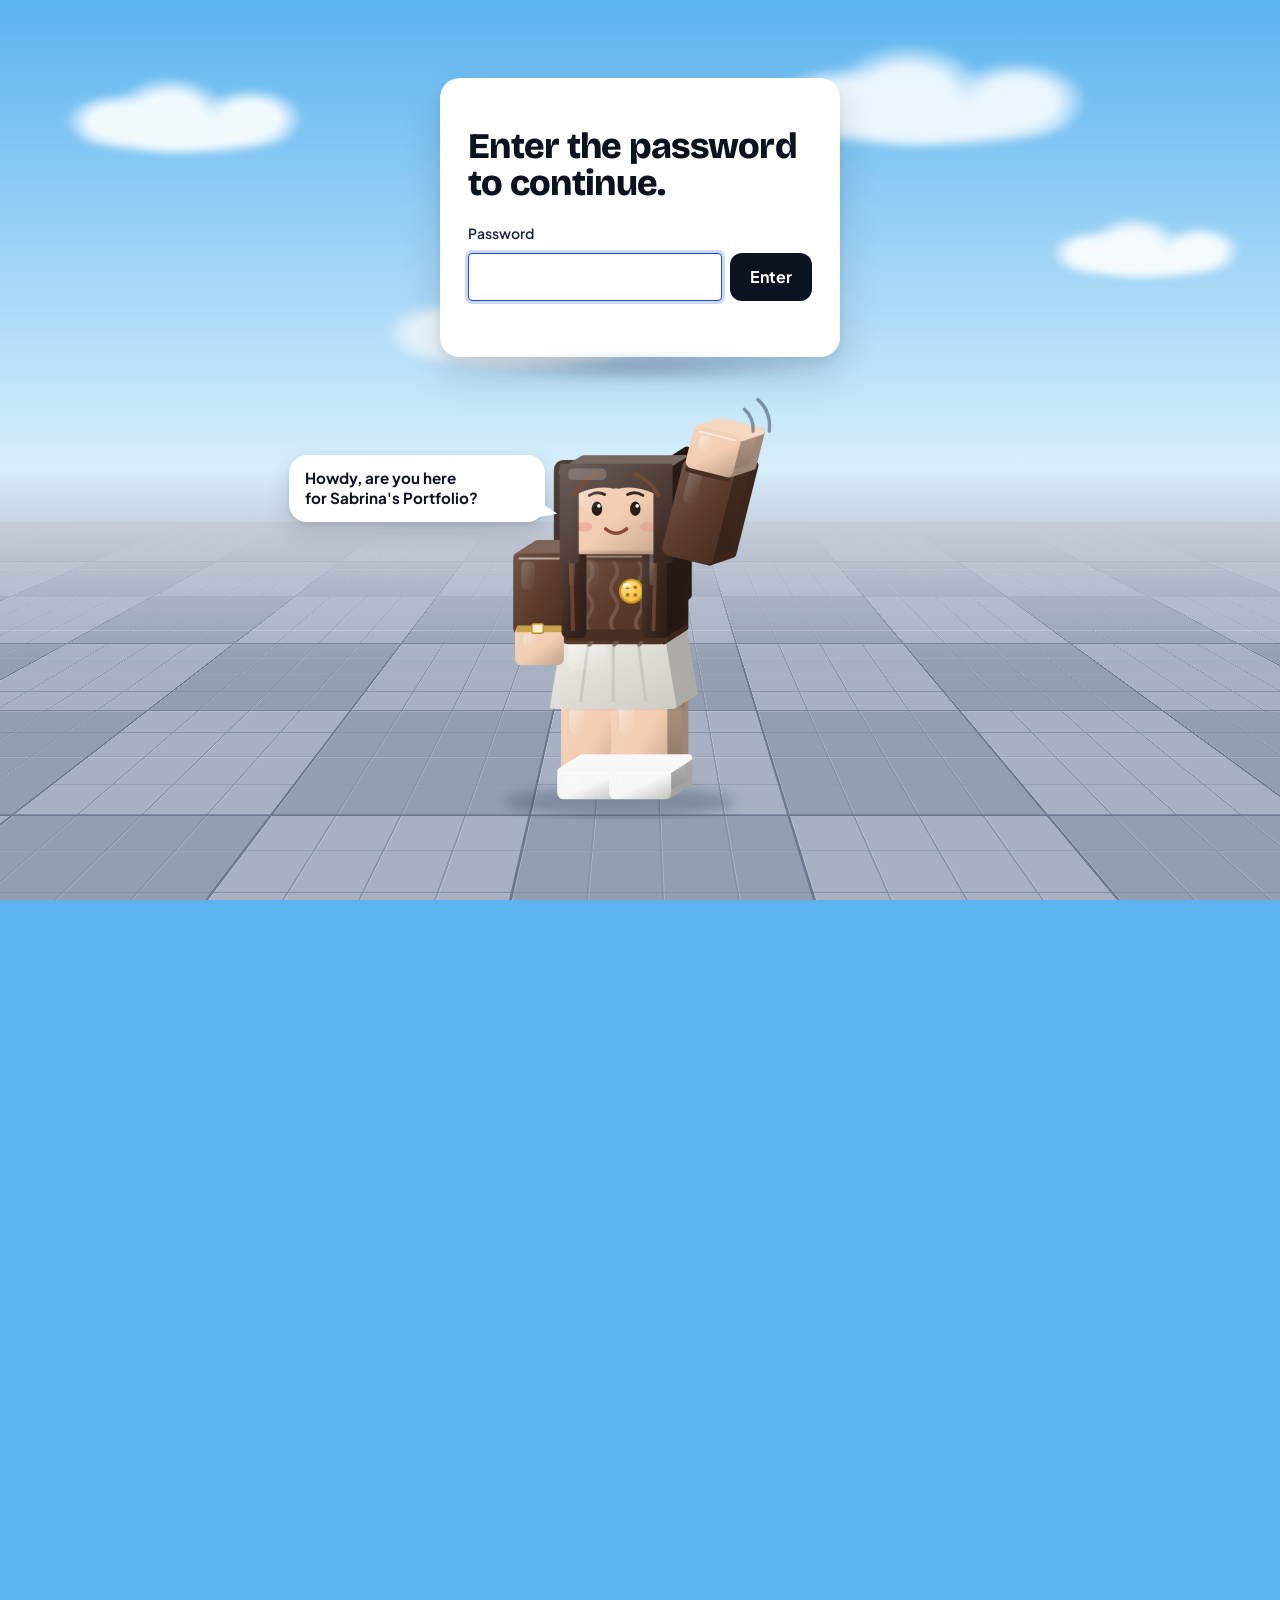
<file: case-2.html>
<!doctype html>
<html lang="en">
<head>
<meta charset="utf-8">
<script src="js/gate.js"></script>
<meta name="viewport" content="width=device-width, initial-scale=1">
<title>[Project 2] | Sabrina May</title>
<meta name="color-scheme" content="light dark">
<link rel="preconnect" href="https://fonts.googleapis.com">
<link rel="preconnect" href="https://fonts.gstatic.com" crossorigin>
<link rel="stylesheet" href="https://fonts.googleapis.com/css2?family=Bricolage+Grotesque:wght@800&family=IBM+Plex+Mono:wght@500;600&family=Plus+Jakarta+Sans:ital,wght@0,400;0,600;0,700;0,800;1,400&display=swap">
<link rel="stylesheet" href="styles.css">
<script src="script.js" defer></script>
</head>
<body>
<a class="skip-link" href="#main">Skip to content</a>
<header class="site-bar site-bar--case">
  <div class="container site-bar-inner">
    <a class="site-home" href="index.html">&larr; All work</a>
    <nav class="site-nav" aria-label="Primary">
      <a href="index.html#why-roblox">Why Roblox</a>
      <a class="nav-cta" href="resume/Sabrina_May_Resume.pdf" target="_blank" rel="noopener">Resume</a>
    </nav>
  </div>
</header>

<main id="main">
  <section class="cs-opening" aria-label="Opening observation">
    <div class="container">
      <p class="eyebrow">CASE 02</p>
      <p class="opening-quote"><span class="fill">[A real participant observation or quote, in large type]</span></p>
      <p class="opening-caption"><span class="fill">[Source: method, participant ID. Say if paraphrased.]</span></p>
    </div>
  </section>

  <header class="cs-header" aria-labelledby="cs-title">
    <div class="ground ground--strip" aria-hidden="true"><div class="ground-plane"></div></div>
    <div class="container">
      <p class="eyebrow">TL;DR</p>
      <h1 id="cs-title" class="cs-title"><span class="fill">[Project 2 title]</span></h1>
      <p class="cs-summary"><span class="fill">[One-sentence summary]</span></p>
      <dl class="cs-meta">
        <div><dt>Project</dt><dd><span class="fill">[Context]</span></dd></div>
        <div><dt>Timeline</dt><dd><span class="fill">[Dates]</span></dd></div>
        <div><dt>Users</dt><dd><span class="fill">[Who]</span></dd></div>
        <div><dt>Team</dt><dd><span class="fill">[Team]</span></dd></div>
        <div><dt>Tools</dt><dd><span class="fill">[Tools]</span></dd></div>
      </dl>
      <div class="role-split">
        <section class="role role--me" aria-labelledby="role-me"><h2 id="role-me" class="role-label">What I did</h2><ul><li>[Individual contribution]</li></ul></section>
        <section class="role role--team" aria-labelledby="role-team"><h2 id="role-team" class="role-label">What the team did</h2><ul><li><span class="fill">[Shared or team contribution]</span></li></ul></section>
      </div>
      <ul class="stats" role="list">
        <li class="stat"><span class="stat-num"><span class="fill">[00%]</span></span><span class="stat-label"><span class="fill">[Real outcome]</span></span></li>
        <li class="stat"><span class="stat-num"><span class="fill">[00%]</span></span><span class="stat-label"><span class="fill">[Real outcome]</span></span></li>
      </ul>
      <figure class="figure figure--hero">
        <div class="ph" role="img" aria-label="Placeholder for the case 2 hero image"><span class="ph-label">Placeholder</span><span>Hero image: the final design</span><code>images/case-2/hero.png</code></div>
      </figure>
    </div>
  </header>

  <div class="container cs-layout">
    <nav class="phase-nav" aria-label="Case study sections">
      <button class="phase-toggle" type="button" aria-expanded="false" aria-controls="phase-list">
        <span><span class="phase-toggle-label">Section: </span><span class="phase-current">00 Problem</span></span>
        <span class="phase-toggle-caret" aria-hidden="true">&#9662;</span>
      </button>
      <ol id="phase-list" class="phase-list" role="list">
        <li><a href="#problem"><span>00</span> Problem</a></li>
        <li><a href="#research"><span>01</span> Research</a></li>
        <li><a href="#synthesis"><span>02</span> Synthesis</a></li>
        <li><a href="#ideation"><span>03</span> Ideation</a></li>
        <li><a href="#final-design"><span>04</span> Final design</a></li>
        <li><a href="#outcomes"><span>05</span> Outcomes</a></li>
        <li><a href="#reflection"><span>06</span> Reflection</a></li>
        <li><a href="#long-view"><span>07</span> The long view</a></li>
      </ol>
    </nav>

    <div class="cs-content">
      <section id="problem" class="phase" aria-labelledby="problem-h">
        <header class="phase-head"><p class="phase-label"><span>00</span> The problem</p><h2 id="problem-h" class="takeaway"><span class="fill">[Takeaway: users, what was broken, why it mattered]</span></h2></header>
        <div class="ph" role="img" aria-label="Placeholder"><span class="ph-label">Placeholder</span><span>Visual of the problem: data, photo, or artifact</span><code>images/case-2/problem.png</code></div>
      </section>
      <section id="research" class="phase" aria-labelledby="research-h">
        <header class="phase-head"><p class="phase-label"><span>01</span> Research</p><h2 id="research-h" class="takeaway"><span class="fill">[Takeaway: key finding]</span></h2></header>
        <div class="ph" role="img" aria-label="Placeholder"><span class="ph-label">Placeholder</span><span>Research artifact: methods, findings, models</span><code>images/case-2/research.png</code></div>
      </section>
      <section id="synthesis" class="phase" aria-labelledby="synthesis-h">
        <header class="phase-head"><p class="phase-label"><span>02</span> Synthesis</p><h2 id="synthesis-h" class="takeaway"><span class="fill">[Takeaway: insight]</span></h2></header>
        <div class="ph" role="img" aria-label="Placeholder"><span class="ph-label">Placeholder</span><span>Only artifacts that exist: persona, journey, flow</span><code>images/case-2/synthesis.png</code></div>
      </section>
      <section id="ideation" class="phase" aria-labelledby="ideation-h">
        <header class="phase-head"><p class="phase-label"><span>03</span> Ideation</p><h2 id="ideation-h" class="takeaway"><span class="fill">[Takeaway: the key tradeoff]</span></h2></header>
        <div class="decision">
          <p class="decision-head"><span>Decision callout</span><span>Tradeoff</span></p>
          <dl>
            <div><dt>Decision</dt><dd><span class="fill">[What was decided]</span></dd></div>
            <div><dt>Why</dt><dd><span class="fill">[The evidence or constraint]</span></dd></div>
            <div class="is-tradeoff"><dt>Tradeoff</dt><dd><span class="fill">[What was given up]</span></dd></div>
          </dl>
        </div>
        <div class="ph" role="img" aria-label="Placeholder"><span class="ph-label">Placeholder</span><span>Lo-fi or mid-fi sketches and wireframes</span><code>images/case-2/ideation.png</code></div>
      </section>
      <section id="final-design" class="phase" aria-labelledby="final-h">
        <header class="phase-head"><p class="phase-label"><span>04</span> Final design</p><h2 id="final-h" class="takeaway"><span class="fill">[Takeaway: what the design does]</span></h2></header>
        <div class="ba">
          <div class="ba-finding"><span class="mono-label">Finding that drove the change</span><p><span class="fill">[Finding]</span></p></div>
          <div class="ph" role="img" aria-label="Placeholder"><span class="ph-label">Before</span><span>Earlier iteration</span><code>images/case-2/before.png</code></div>
          <div class="ph" role="img" aria-label="Placeholder"><span class="ph-label">After</span><span>Final hi-fi screen</span><code>images/case-2/after.png</code></div>
        </div>
      </section>
      <section id="outcomes" class="phase" aria-labelledby="outcomes-h">
        <header class="phase-head"><p class="phase-label"><span>05</span> Outcomes</p><h2 id="outcomes-h" class="takeaway"><span class="fill">[Takeaway: results, including what didn't work]</span></h2></header>
        <div class="ph" role="img" aria-label="Placeholder"><span class="ph-label">Placeholder</span><span>Chart or evidence. Real metrics only.</span><code>images/case-2/outcomes.png</code></div>
      </section>
      <section id="reflection" class="phase" aria-labelledby="reflection-h">
        <header class="phase-head"><p class="phase-label"><span>06</span> Reflection</p><h2 id="reflection-h" class="takeaway"><span class="fill">[Takeaway: the main learning]</span></h2></header>
        <p class="prose"><span class="fill">[What I learned, what I'd do with more time, where I applied it]</span></p>
      </section>
      <section id="long-view" class="phase" aria-labelledby="long-h">
        <header class="phase-head"><p class="phase-label"><span>07</span> The long view</p><h2 id="long-h" class="takeaway"><span class="fill">[Takeaway: how it could evolve and its wider impact]</span></h2></header>
        <div class="ph" role="img" aria-label="Placeholder"><span class="ph-label">Placeholder</span><span>Visual of the wider impact</span><code>images/case-2/long-view.png</code></div>
      </section>

      <nav class="case-next" aria-label="More work">
        <a class="next-link" href="tea.html">
          <span class="eyebrow">Previous case</span>
          <span class="next-title">TEA: Trusting AI across languages &rarr;</span>
        </a>
        <a class="site-home" href="index.html#work">&larr; Back to all work</a>
      </nav>
    </div>
  </div>
</main>

<footer class="site-footer">
  <div class="container footer-inner">
    <p>Sabrina May</p>
    <ul class="footer-links" role="list">
      <li><a href="resume/Sabrina_May_Resume.pdf" target="_blank" rel="noopener">Resume (PDF)</a></li>
      <li><a href="https://www.linkedin.com/in/sabrinasmay" target="_blank" rel="noopener">LinkedIn</a></li>
      <li><a href="mailto:maysab@umich.edu">Email</a></li>
    </ul>
  </div>
</footer>
</body>
</html>
</file>
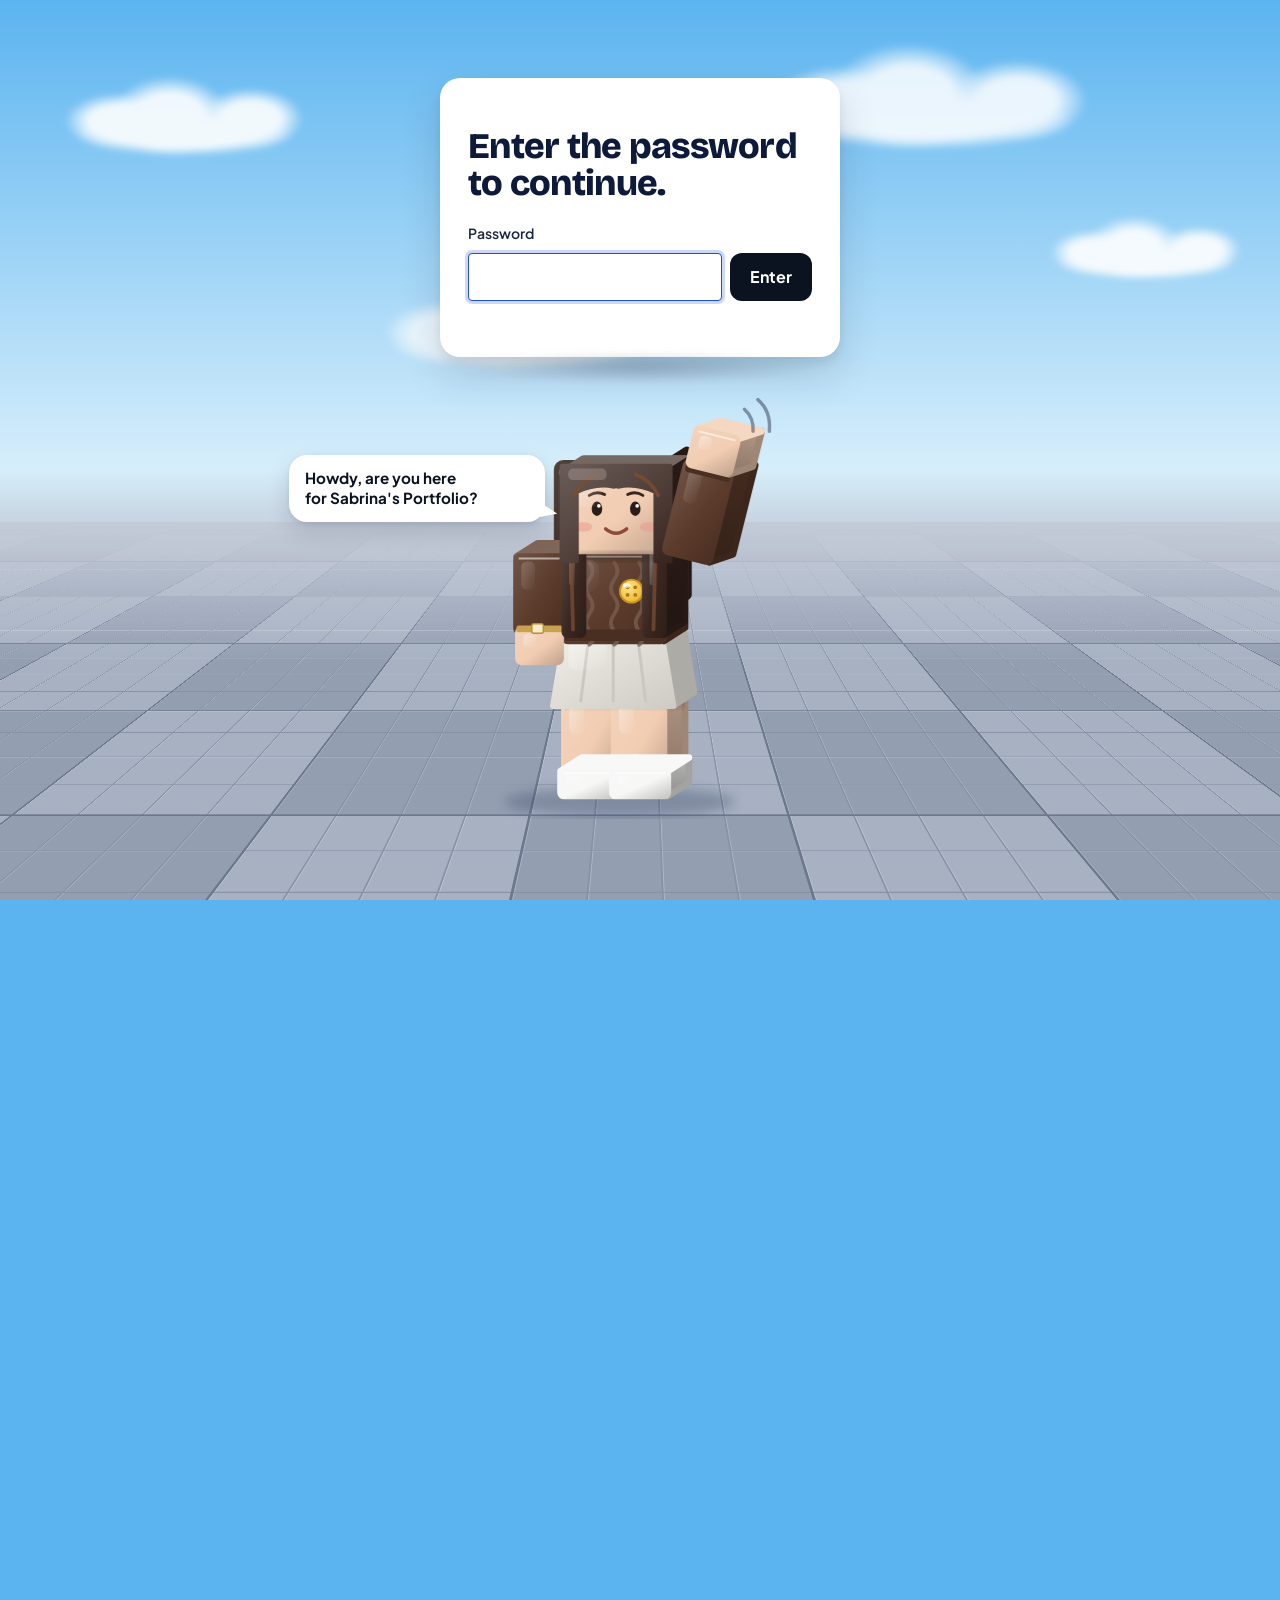
<file: go-live.html>
<!doctype html>
<html lang="en">
<head>
<meta charset="utf-8">
<script src="js/gate.js"></script>
<meta name="viewport" content="width=device-width, initial-scale=1">
<title>Waypoint: context that travels with the work | Sabrina May</title>
<meta name="description" content="Case study: Waypoint is a go-live companion for implementation PMs that carries context through a hospital software go-live, from onsite orientation to a verified correction.">
<meta name="color-scheme" content="light">
<link rel="preconnect" href="https://fonts.googleapis.com">
<link rel="preconnect" href="https://fonts.gstatic.com" crossorigin>
<link rel="stylesheet" href="https://fonts.googleapis.com/css2?family=Bricolage+Grotesque:wght@800&family=IBM+Plex+Mono:wght@500;600&family=Plus+Jakarta+Sans:ital,wght@0,400;0,600;0,700;0,800;1,400&display=swap">
<link rel="stylesheet" href="styles.css">
<script src="script.js" defer></script>
</head>
<body class="page-case page-golive">
<a class="skip-link" href="#main">Skip to content</a>

<header class="site-bar site-bar--case">
  <div class="container site-bar-inner">
    <a class="site-home" href="index.html">&larr; All work</a>
    <nav class="site-nav" aria-label="Primary">
      <a href="index.html#why-roblox">Why Roblox</a>
      <a class="nav-cta" href="resume/Sabrina_May_Resume.pdf" target="_blank" rel="noopener">Resume</a>
    </nav>
  </div>
</header>

<main id="main">
  <!-- Hero -->
  <section class="tea-hero" aria-labelledby="gl-hero-title">
    <div class="container tea-hero-grid">
      <div class="tea-hero-text">
        <p class="eyebrow">Case study 03</p>
        <h1 id="gl-hero-title" class="tea-hero-title">Waypoint: <span class="gold">context</span> that travels with the work</h1>
        <p class="tea-hero-sub">Sabrina May, product designer, solo concept</p>
        <dl class="tea-hero-facts">
          <div><dt>The goal</dt><dd>Stop project managers from leaving the task to find the context.</dd></div>
          <div><dt>Built</dt><dd>A clickable build of Miami General Hospital, from brief to verified correction.</dd></div>
        </dl>
      </div>
      <div class="gl-hero-visual">
            <div class="app-window gl-hero-win">
              <div class="app-bar" aria-hidden="true"><span class="app-dots"><i></i><i></i><i></i></span><span class="app-title">Waypoint</span></div>
              <div class="live" data-src="waypoint.html?embed=1#map">
                <div class="live-poster"><span class="live-chip">Live prototype</span><span class="live-name">Map</span></div>
                <a class="live-open" href="waypoint.html#map" target="_blank" rel="noopener">Open full screen <span aria-hidden="true">&nearr;</span><span class="sr-only"> (Map, opens in a new tab)</span></a>
              </div>
            </div>
      </div>
    </div>
  </section>

  <!-- Opening human moment -->
  <figure class="an-opening">
    <div class="container">
      <blockquote><p>&ldquo;I kept leaving the task in front of me to find the context somewhere else.&rdquo;</p></blockquote>
      <figcaption>From my years as an implementation project manager on hospital software go-lives.</figcaption>
    </div>
  </figure>

  <!-- TL;DR on a sky stage -->
  <header class="sky-stage" aria-labelledby="cs-title">
    <div class="container">
      <p class="eyebrow tl-eyebrow">Case study 03</p>
      <h2 id="cs-title" class="cs-title">Waypoint: a go-live companion for implementation PMs</h2>
      <p class="cs-summary">Waypoint is an operational companion that carries a project manager's context through a hospital software go-live, from onsite orientation to a verified correction.</p>
      <ul class="meta-pills" role="list" style="padding-top: 20px; padding-bottom: 20px">
        <li class="pill"><span class="pill-label">Role</span><span class="pill-value">Product designer, solo</span></li>
        <li class="pill"><span class="pill-label">Type</span><span class="pill-value">Design intervention, concept</span></li>
        <li class="pill"><span class="pill-label">Domain</span><span class="pill-value">Healthcare operations</span></li>
        <li class="pill"><span class="pill-label">Scope</span><span class="pill-value">Workflow mapping, IA, interaction design, working build</span></li>
        <li class="pill"><span class="pill-label">Tools</span><span class="pill-value">FigJam, Figma, Claude</span></li>
        <li class="pill"><span class="pill-label">Data</span><span class="pill-value">Synthetic</span></li>
      </ul>
      <figure class="figure app-fig" id="gl-hero-mock">
<section class="tea-banner gl-hero" aria-label="Waypoint live views: a discrepancy reported from the map, an amendment awaiting verification, and today's brief">
  <div class="hm-back" aria-hidden="true">
    <span class="tag">Today's brief</span>
    <div class="win"><div class="win__bar"><i></i><i></i><i></i></div><div class="live live--deco" data-src="waypoint.html?embed=1#today" aria-hidden="true">
                <div class="live-poster"><span class="live-chip">Live prototype</span><span class="live-name">Today</span></div>
              </div></div>
  </div>
  <div class="hm-main" aria-hidden="true">
    <div class="win"><div class="win__bar"><i></i><i></i><i></i><span>Waypoint</span></div>
      <div class="shot">
        <div class="live live--deco" data-src="waypoint.html?embed=1#discrepancy" aria-hidden="true">
                <div class="live-poster"><span class="live-chip">Live prototype</span><span class="live-name">Discrepancy</span></div>
              </div>
        <div class="pin" style="left: 38%; top: 42%;"><b>1</b><span>Report from the map, context attached</span></div>
        <div class="pin pin--hide-sm" style="left: 62%; top: 70%;"><b>2</b><span>Ownership always named</span></div>
      </div>
    </div>
  </div>
  <div class="hm-front" aria-hidden="true">
    <span class="tag">Amended, awaiting verification</span>
    <div class="win"><div class="win__bar"><i></i><i></i><i></i></div><div class="live live--deco" data-src="waypoint.html?embed=1#amendment" aria-hidden="true">
                <div class="live-poster"><span class="live-chip">Live prototype</span><span class="live-name">Amendment</span></div>
              </div></div>
  </div>
</section>
        <figcaption>Live views from the working build. All hospital, device, and staff data is synthetic.</figcaption>
      </figure>
    </div>
  </header>

  <section class="results-band" aria-label="What the design delivers">
    <div class="container">
      <p class="r-kicker">What the design delivers</p>
      <ul class="results" role="list">
        <li><span class="r-num r-yellow">11 to 1</span><span class="r-label">places the PM had to check, carried in one companion</span></li>
        <li><span class="r-num r-mint">12</span><span class="r-label">steps in the hero flow, proven in lo-fi before any code</span></li>
        <li><span class="r-num r-mint">Zero</span><span class="r-label">retyping of hospital, unit, room, or device across map, issue, amendment, and chat</span></li>
      </ul>
      <p class="r-foot">Concept with synthetic data. Not yet tested with project managers.</p>
    </div>
  </section>

  <section class="roles-section" aria-label="Role">
    <div class="container">
      <div class="role-split role-split--solo">
        <section class="role role--me" aria-labelledby="role-me">
          <h2 id="role-me" class="role-title"><span class="block-icon" aria-hidden="true"></span>What I did</h2>
          <ul>
            <li>Mapped my own go-live pain points</li>
            <li>Synthesized them into one root problem</li>
            <li>Scoped and cut the feature set</li>
            <li>Designed the IA, lo-fi storyboard, and hero interaction</li>
            <li>Built the working prototype with Claude from my storyboard, implementing decisions I had already made</li>
          </ul>
        </section>
      </div>
    </div>
  </section>

  <!-- Process timeline -->
  <section class="process" aria-labelledby="process-label">
    <div class="tl2-floor" aria-hidden="true"><div class="tl2-plane"></div></div>
    <div class="container">
      <div class="tl2-head">
        <div>
          <p class="eyebrow">Process at a glance</p>
          <h2 id="process-label" class="tl2-title">Solo, from my own pain points to a working build.</h2>
        </div>
        <ul class="tl2-legend" role="list">
          <li><span class="gblock gblock--y" aria-hidden="true"></span>Mine</li>
        </ul>
      </div>
      <div class="tl2-lanes" aria-hidden="true"><span class="lane-h lane-h--r">Research</span><span class="lane-h lane-h--d">Design</span></div>
      <ol class="tl2" role="list">
        <li class="tl-step tl-r" style="--row: 1 / span 2; --i: 0">
          <div class="tl-card is-mine">
            <span class="tl-marker gblock gblock--y" aria-hidden="true"></span>
            <p class="tl-top"><span class="tl-num">STEP 01</span><span class="lane-tag">Research</span><span class="tl-pill tl-pill--mine">Me</span></p>
            <p class="tl-main"><strong class="tl-title">Pain points in FigJam, in trip order</strong></p>
          </div>
        </li>
        <li class="tl-step tl-r" style="--row: 3 / span 2; --i: 1">
          <div class="tl-card is-mine">
            <span class="tl-marker gblock gblock--y" aria-hidden="true"></span>
            <p class="tl-top"><span class="tl-num">STEP 02</span><span class="lane-tag">Research</span><span class="tl-pill tl-pill--mine">Me</span></p>
            <p class="tl-main"><strong class="tl-title">Affinity map, four themes</strong></p>
          </div>
        </li>
        <li class="tl-step tl-r" style="--row: 5 / span 2; --i: 2">
          <div class="tl-card is-mine">
            <span class="tl-marker gblock gblock--y" aria-hidden="true"></span>
            <p class="tl-top"><span class="tl-num">STEP 03</span><span class="lane-tag">Research</span><span class="tl-pill tl-pill--mine">Me</span></p>
            <p class="tl-main"><strong class="tl-title">Root problem defined</strong></p>
          </div>
          <p class="tl-note tl-note--left">Four themes, one repeated behavior.</p>
        </li>
        <li class="tl-step tl-d" style="--row: 6 / span 2; --i: 3">
          <div class="tl-card is-mine">
            <span class="tl-marker gblock gblock--y" aria-hidden="true"></span>
            <p class="tl-top"><span class="tl-num">STEP 04</span><span class="lane-tag">Design</span><span class="tl-pill tl-pill--mine">Me</span></p>
            <p class="tl-main"><strong class="tl-title">Scope and cuts</strong></p>
          </div>
          <p class="tl-note tl-note--right">Cutting real frustrations on purpose.</p>
        </li>
        <li class="tl-step tl-d" style="--row: 8 / span 2; --i: 4">
          <div class="tl-card is-mine">
            <span class="tl-marker gblock gblock--y" aria-hidden="true"></span>
            <p class="tl-top"><span class="tl-num">STEP 05</span><span class="lane-tag">Design</span><span class="tl-pill tl-pill--mine">Me</span></p>
            <p class="tl-main"><strong class="tl-title">Information architecture</strong></p>
          </div>
        </li>
        <li class="tl-step tl-d" style="--row: 10 / span 2; --i: 5">
          <div class="tl-card is-mine">
            <span class="tl-marker gblock gblock--y" aria-hidden="true"></span>
            <p class="tl-top"><span class="tl-num">STEP 06</span><span class="lane-tag">Design</span><span class="tl-pill tl-pill--mine">Me</span></p>
            <p class="tl-main"><strong class="tl-title">Lo-fi storyboard, 12-step hero flow</strong></p>
          </div>
        </li>
        <li class="tl-step tl-d" style="--row: 12 / span 2; --i: 6">
          <div class="tl-card is-mine">
            <span class="tl-marker gblock gblock--y" aria-hidden="true"></span>
            <p class="tl-top"><span class="tl-num">STEP 07</span><span class="lane-tag">Design</span><span class="tl-pill tl-pill--mine">Me</span></p>
            <p class="tl-main"><strong class="tl-title">Hero interaction</strong></p>
          </div>
        </li>
        <li class="tl-step tl-d" style="--row: 14 / span 3; --i: 7">
          <div class="tl-card is-mine is-finale">
            <span class="tl-marker gblock gblock--y" aria-hidden="true"></span>
            <p class="tl-top"><span class="tl-num">STEP 08</span><span class="lane-tag">Design</span><span class="tl-pill tl-pill--mine">Me</span></p>
            <p class="tl-main"><strong class="tl-title">Final Prototype</strong></p>
          </div>
          <p class="tl-note tl-note--right">Implementing decisions, not discovering them in code.</p>
        </li>
      </ol>
    </div>
  </section>

  <div class="container cs-layout">
    <nav class="phase-nav" aria-label="Case study sections">
      <button class="phase-toggle" type="button" aria-expanded="false" aria-controls="phase-list">
        <span><span class="phase-toggle-label">Section: </span><span class="phase-current">00 Problem</span></span>
        <span class="phase-toggle-caret" aria-hidden="true">&#9662;</span>
      </button>
      <ol id="phase-list" class="phase-list" role="list">
        <li><a href="#problem"><span>00</span> Problem</a></li>
        <li><a href="#research"><span>01</span> Research</a></li>
        <li><a href="#synthesis"><span>02</span> Synthesis</a></li>
        <li><a href="#ideation"><span>03</span> Ideation</a></li>
        <li><a href="#final-design"><span>04</span> Final design</a></li>
        <li><a href="#outcomes"><span>05</span> Outcomes</a></li>
        <li><a href="#reflection"><span>06</span> Reflection</a></li>
        <li><a href="#long-view"><span>07</span> The long view</a></li>
      </ol>
    </nav>

    <div class="cs-content">

      <!-- 00 PROBLEM -->
      <section id="problem" class="phase" aria-labelledby="problem-h">
        <header class="phase-head">
          <p class="phase-label"><span>00</span> Problem</p>
          <h2 id="problem-h" class="takeaway">The context doesn't travel with the work.</h2>
        </header>

        <figure class="figure">
          <div class="gl-orbit">
            <div class="gl-task"><p class="gl-task-label">The task in front of me</p><p class="gl-task-title">Fix a device issue</p></div>
            <ul class="gl-sources" role="list" aria-label="Eleven places to check">
            <li style="--a: calc(-90deg + 0.000deg)">Email threads</li>
            <li style="--a: calc(-90deg + 32.727deg)">Travel system</li>
            <li style="--a: calc(-90deg + 65.455deg)">Staffing list</li>
            <li style="--a: calc(-90deg + 98.182deg)">Project system</li>
            <li style="--a: calc(-90deg + 130.909deg)">Hospital floor plans</li>
            <li style="--a: calc(-90deg + 163.636deg)">Client device records</li>
            <li style="--a: calc(-90deg + 196.364deg)">Secure messaging</li>
            <li style="--a: calc(-90deg + 229.091deg)">Ticketing</li>
            <li style="--a: calc(-90deg + 261.818deg)">Hospital IT</li>
            <li style="--a: calc(-90deg + 294.545deg)">Technical support</li>
            <li style="--a: calc(-90deg + 327.273deg)">Coworkers</li>
            </ul>
          </div>
          <figcaption>Eleven places I might visit to finish one task already in front of me.</figcaption>
        </figure>

        <div class="block">
          <h3 class="block-title">The loop</h3>
          <div class="gl-loop-wrap">
            <ol class="gl-loop" role="list">
              <li><span class="gl-n">01</span>Leave the current task</li>
              <li><span class="gl-n">02</span>Find another system or person</li>
              <li><span class="gl-n">03</span>Reconstruct the missing context</li>
              <li><span class="gl-n">04</span>Return and resume</li>
            </ol>
            <span class="gl-loop-center" aria-hidden="true">&#8635;</span>
          </div>
        </div>

        <div class="so-what"><span class="so-what-label">So what</span><p>The problem isn't too many apps. The PM has become the integration layer. The fix is a companion that brings context to the moment it's needed, not a dashboard that shows everything.</p></div>
      </section>

      <!-- 01 RESEARCH -->
      <section id="research" class="phase" aria-labelledby="research-h">
        <header class="phase-head">
          <p class="phase-label"><span>01</span> Research</p>
          <h2 id="research-h" class="takeaway">Kept raw, it read like a complaint. Grouped, it became a diagnosis.</h2>
        </header>

        <p class="gl-lead">I wrote every frustration from memory in the order it happens on a trip, before analyzing anything.</p>

        <figure class="figure">
          <div class="app-window">
            <div class="app-bar" aria-hidden="true"><span class="app-dots"><i></i><i></i><i></i></span><span class="app-title">FigJam</span></div>
            <div class="frame">
              <button class="zoom" type="button" data-zoom>
                <img src="images/go-live/painpoints.png" loading="lazy" decoding="async" alt="FigJam board titled Walking through user pain points chronologically: red sticky notes for project manager pain points in trip order, yellow notes for potential solutions">
                <span class="zoom-hint" aria-hidden="true">Enlarge</span><span class="sr-only">Open larger view</span>
              </button>
            </div>
          </div>
          <figcaption>Pain points in red, in trip order. Potential solutions in yellow.</figcaption>
        </figure>

        <div class="so-what"><span class="so-what-label">So what</span><p>Ordering by the trip, not by severity, showed where friction stacks up: arriving onsite with a clinician waiting.</p></div>
      </section>

      <!-- 02 SYNTHESIS -->
      <section id="synthesis" class="phase" aria-labelledby="synthesis-h">
        <header class="phase-head">
          <p class="phase-label"><span>02</span> Synthesis</p>
          <h2 id="synthesis-h" class="takeaway">Four themes. One behavior underneath them.</h2>
        </header>

        <figure class="figure">
            <div class="frame">
              <button class="zoom" type="button" data-zoom>
                <img src="images/go-live/affinity.png" loading="lazy" decoding="async" alt="Affinity map grouping the pain points into four themes: logistics and admin, orientation and wayfinding, people and communication, and operational context and knowledge, plus a moment to design">
                <span class="zoom-hint" aria-hidden="true">Enlarge</span><span class="sr-only">Open larger view</span>
              </button>
            </div>
            <figcaption>Affinity map from my pain points.</figcaption>
          </figure>

        <ul class="ide-skim ide-skim--4" role="list" aria-label="Four themes">
          <li class="ide-skim-card ide-skim-card--blue"><span class="gblock" aria-hidden="true"></span><div><p class="ide-skim-title">Logistics and admin</p></div></li>
          <li class="ide-skim-card ide-skim-card--blue"><span class="gblock" aria-hidden="true"></span><div><p class="ide-skim-title">Orientation and wayfinding</p></div></li>
          <li class="ide-skim-card ide-skim-card--blue"><span class="gblock" aria-hidden="true"></span><div><p class="ide-skim-title">People and communication</p></div></li>
          <li class="ide-skim-card ide-skim-card--blue"><span class="gblock" aria-hidden="true"></span><div><p class="ide-skim-title">Operational context</p></div></li>
        </ul>

        <p class="walk-callout">These were analytical categories, not navigation. The obvious move was to ship four tabs named after them. I didn't.</p>

        <div class="so-what"><span class="so-what-label">So what</span><p>Every theme traced back to the same loop: leave, search, reconstruct, return.</p></div>
      </section>

      <!-- 03 IDEATION -->
      <section id="ideation" class="phase" aria-labelledby="ideation-h">
        <header class="phase-head">
          <p class="phase-label"><span>03</span> Ideation</p>
          <h2 id="ideation-h" class="takeaway">I cut real problems on purpose to design the one that mattered.</h2>
        </header>

        <dl class="gl-scope">
          <div><dt>Primary user</dt><dd>An implementation PM onsite.</dd></div>
          <div><dt>Window</dt><dd>Final preparation through active onsite support, where scattered information turns into immediate friction.</dd></div>
        </dl>

        <div class="block">
          <h3 class="block-title">Golden journey</h3>
          <div class="gl-journey-wrap" tabindex="0" role="region" aria-label="Golden journey, scrolls sideways on small screens">
            <ol class="gl-journey" role="list">
              <li><span class="gl-n">01</span>Prepare</li>
              <li><span class="gl-n">02</span>Arrive</li>
              <li><span class="gl-n">03</span>Orient</li>
              <li><span class="gl-n">04</span>Support</li>
              <li class="is-hero"><span class="gl-n">05</span>Encounter issue</li>
              <li class="is-hero"><span class="gl-n">06</span>Investigate</li>
              <li class="is-hero"><span class="gl-n">07</span>Coordinate</li>
              <li><span class="gl-n">08</span>Resolve</li>
            </ol>
            <div class="gl-journey-mark"><span>Hero interaction</span></div>
          </div>
        </div>

        <div class="gl-kc">
          <div class="gl-kc-kept">
            <h3>Kept</h3>
            <ul role="list"><li>Today brief</li><li>Onsite floor and unit map</li><li>Staff and role context</li><li>Create an issue from location and device</li><li>Permitted device information</li><li>Similar issue retrieval</li><li>Routing, ownership, status</li><li>Amendments</li></ul>
          </div>
          <div class="gl-kc-cut">
            <h3>Cut</h3>
            <ul role="list"><li>Full reimbursement</li><li>Full travel management</li><li>Generic dashboard metrics</li><li>Rebuilding secure messaging</li></ul>
          </div>
        </div>

        <dl class="ide-tradeoff">
          <div><dt>Decision</dt><dd>Cut reimbursement and travel, even though they were real frustrations.</dd></div>
          <div><dt>Why</dt><dd>They're administrative problems that already have owners elsewhere.</dd></div>
          <div class="is-tradeoff"><dt>Tradeoff</dt><dd>The product doesn't fix every pain I listed, so it can fix the costly one well.</dd></div>
        </dl>

        <div class="block">
          <h3 class="block-title">Information architecture</h3>
          <div class="gl-ia">
            <div class="gl-tree">
              <p class="gl-tree-root">Waypoint</p>
              <ul role="list">
                <li><strong>Today</strong><span>Assignment, shift, unit, team, active issues</span></li>
                <li><strong>Map</strong><span>Building-wide wayfinding, unit map with clickable devices</span></li>
                <li><strong>Issues</strong><span>Similar-issue retrieval, routing with a recommended owner</span></li>
                <li><strong>People</strong><span>Staff and role context</span></li>
                <li><strong>Chats</strong><span>Secure chat with Hospital IT</span></li>
                <li><strong>Amendments</strong><span>Original and proposed values, verification status</span></li>
                <li><strong>Project</strong></li>
              </ul>
              <p class="gl-tree-across"><span class="gblock" aria-hidden="true"></span>AI assistant in every view: narrow questions against permitted records</p>
            </div>
            <figure class="figure">
              <div class="gl-object" role="img" aria-label="Workstation WS-ER-14 at the center, referenced on the map, in an issue, in an amendment, and in a chat">
                <span class="gl-obj-core"><small>Workstation</small>WS-ER-14</span>
                <span class="gl-obj-n gl-obj-n--t">On the map</span>
                <span class="gl-obj-n gl-obj-n--l">In a chat</span>
                <span class="gl-obj-n gl-obj-n--r">In an issue</span>
                <span class="gl-obj-n gl-obj-n--b">In an amendment</span>
              </div>
              <figcaption>Map, issue, amendment, person, and chat reference the same objects, so nothing is retyped.</figcaption>
            </figure>
          </div>
        </div>

        <div class="block">
          <h3 class="block-title">Lo-fi</h3>
          <div class="fig-grid fig-grid--2">
            <figure class="figure">
            <div class="frame">
              <button class="zoom" type="button" data-zoom>
                <img src="images/go-live/storyboard.png" loading="lazy" decoding="async" alt="Low-fi interaction storyboard: product shell and wayfinding, the 10-step hero flow from today briefing to amendment detail, the AI naming check and secure handoff, and what the wireframes must prove">
                <span class="zoom-hint" aria-hidden="true">Enlarge</span><span class="sr-only">Open larger view</span>
              </button>
            </div>
            <figcaption>Lo-fi interaction storyboard.</figcaption>
          </figure>
            <figure class="figure">
            <div class="frame">
              <button class="zoom" type="button" data-zoom>
                <img src="images/go-live/lofi-clean.png" loading="lazy" decoding="async" alt="Cleaned lo-fi draft: whole-building wayfinding map of Miami General Hospital and the hero interaction flow for workstation WS-ER-14">
                <span class="zoom-hint" aria-hidden="true">Enlarge</span><span class="sr-only">Open larger view</span>
              </button>
            </div>
            <figcaption>Cleaned lo-fi draft: wayfinding map and hero flow.</figcaption>
          </figure>
          </div>
          <figure class="figure">
            <div class="frame">
              <button class="zoom" type="button" data-zoom>
                <img src="images/go-live/nextsteps.png" loading="lazy" decoding="async" alt="Six FigJam columns: product thesis, user and scope, golden journey, features and cuts, working slice, and AI versus human, each with a decision and its thought process">
                <span class="zoom-hint" aria-hidden="true">Enlarge</span><span class="sr-only">Open larger view</span>
              </button>
            </div>
            <figcaption>Six scoping decisions between the affinity map and the wireframes.</figcaption>
          </figure>
        </div>

        <div class="block">
          <h3 class="block-title">What the wireframes had to prove</h3>
          <ul class="gl-chips" role="list">
            <li class="chip chip--y">Context carries forward</li>
            <li class="chip chip--y">Humans flag physical reality</li>
            <li class="chip chip--y">Humans confirm consequential changes</li>
            <li class="chip chip--y">Ownership is always explicit</li>
          </ul>
        </div>
      </section>

      <!-- 04 FINAL DESIGN -->
      <section id="final-design" class="phase" aria-labelledby="final-h">
        <header class="phase-head">
          <p class="phase-label"><span>04</span> Final design</p>
          <h2 id="final-h" class="takeaway">The floor plan became where issues start.</h2>
        </header>

        <div class="gl-scenario">
          <p class="gl-scenario-label">Scenario <span class="chip chip--blue">Synthetic data</span></p>
          <p class="gl-scenario-text">At Miami General Hospital, the record says workstation WS-ER-14 is in ER-105, Exam Room 3. Standing in the unit, the PM sees it in ER-110, Triage Bay 2.</p>
          <div class="gl-compare">
            <div class="gl-rec"><p class="gl-rec-label">System record</p><p class="gl-rec-val">ER-105, Exam Room 3</p></div>
            <span class="gl-vs" aria-hidden="true">vs</span>
            <div class="gl-rec gl-rec--obs"><p class="gl-rec-label">Observed onsite</p><p class="gl-rec-val">ER-110, Triage Bay 2</p></div>
          </div>
        </div>

        <div class="gl-pair">
          <figure class="gl-ai">
            <div class="gl-bubble">
              <p class="gl-bubble-who"><span class="gblock" aria-hidden="true"></span>Assistant</p>
              <p>&ldquo;These locations differ. I can create an amendment for Hospital IT to verify.&rdquo;</p>
            </div>
            <figcaption>It doesn't say the database is wrong, and it doesn't move the device.</figcaption>
          </figure>
          <div class="gl-amd" role="group" aria-label="Amendment AMD-018">
            <div class="gl-amd-head"><span class="gl-amd-id">AMD-018</span><span class="state state--look">Amended, awaiting verification</span></div>
            <dl>
              <div><dt>Object</dt><dd>WS-ER-14</dd></div>
              <div><dt>Original</dt><dd>ER-105</dd></div>
              <div><dt>Proposed</dt><dd>ER-110</dd></div>
              <div><dt>Assigned to</dt><dd>Hospital IT</dd></div>
            </dl>
          </div>
        </div>

        <figure class="figure gl-states">
          <ol class="states" role="list" aria-label="Amendment states, in order">
            <li class="state state--selected">Submitted</li>
            <li class="state-arrow" aria-hidden="true">&rarr;</li>
            <li class="state state--look">Awaiting verification</li>
            <li class="state-arrow" aria-hidden="true">&rarr;</li>
            <li class="state state--checked">Verified</li>
            <li class="state-arrow" aria-hidden="true">&rarr;</li>
            <li class="state state--restored">Applied</li>
          </ol>
          <p class="gl-alt">Terminal alternative: <span class="state state--rejected">Rejected</span></p>
          <figcaption>Amber means somebody still has to look.</figcaption>
        </figure>

        <div class="block">
          <h3 class="block-title">Walkthroughs: four live views</h3>
          <div class="walks">
            <article class="walk" id="walk-today" aria-labelledby="walk-today-t">
              <div class="app-window walk-window">
              <div class="app-bar" aria-hidden="true"><span class="app-dots"><i></i><i></i><i></i></span><span class="app-title">Waypoint</span></div>
              <div class="live" data-src="waypoint.html?embed=1#today">
                <div class="live-poster"><span class="live-chip">Live prototype</span><span class="live-name">Today's brief</span></div>
                <a class="live-open" href="waypoint.html#today" target="_blank" rel="noopener">Open full screen <span aria-hidden="true">&nearr;</span><span class="sr-only"> (Today's brief, opens in a new tab)</span></a>
              </div>
            </div>
              <div class="walk-text">
                <p class="walk-eyebrow">Today</p>
                <h4 id="walk-today-t" class="walk-title">Today's brief</h4>
                <dl><div><dt>What you're seeing</dt><dd>Assignment, shift, unit, team, and active issues before arrival.</dd></div></dl>
              </div>
            </article>

            <article class="walk" id="walk-discrepancy" aria-labelledby="walk-discrepancy-t">
              <div class="app-window walk-window">
              <div class="app-bar" aria-hidden="true"><span class="app-dots"><i></i><i></i><i></i></span><span class="app-title">Waypoint</span></div>
              <div class="live" data-src="waypoint.html?embed=1#discrepancy">
                <div class="live-poster"><span class="live-chip">Live prototype</span><span class="live-name">Report from the map</span></div>
                <a class="live-open" href="waypoint.html#discrepancy" target="_blank" rel="noopener">Open full screen <span aria-hidden="true">&nearr;</span><span class="sr-only"> (Report from the map, opens in a new tab)</span></a>
              </div>
            </div>
              <div class="walk-text">
                <p class="walk-eyebrow">Map</p>
                <h4 id="walk-discrepancy-t" class="walk-title">Report from the map</h4>
                <dl><div><dt>What you're seeing</dt><dd>Tap a device, and hospital, unit, room, and device are already attached.</dd></div></dl>
              </div>
            </article>

            <article class="walk" id="walk-amendment" aria-labelledby="walk-amendment-t">
              <div class="app-window walk-window">
              <div class="app-bar" aria-hidden="true"><span class="app-dots"><i></i><i></i><i></i></span><span class="app-title">Waypoint</span></div>
              <div class="live" data-src="waypoint.html?embed=1#amendment">
                <div class="live-poster"><span class="live-chip">Live prototype</span><span class="live-name">Correct without overwriting</span></div>
                <a class="live-open" href="waypoint.html#amendment" target="_blank" rel="noopener">Open full screen <span aria-hidden="true">&nearr;</span><span class="sr-only"> (Correct without overwriting, opens in a new tab)</span></a>
              </div>
            </div>
              <div class="walk-text">
                <p class="walk-eyebrow">Amendments</p>
                <h4 id="walk-amendment-t" class="walk-title">Correct without overwriting</h4>
                <dl><div><dt>What you're seeing</dt><dd>Original and proposed values both stay visible until Hospital IT verifies. The lifecycle runs Submitted, Awaiting verification, Verified, Applied.</dd></div></dl>
              </div>
            </article>

            <article class="walk" id="walk-printer-check" aria-labelledby="walk-printer-check-t">
              <div class="app-window walk-window">
              <div class="app-bar" aria-hidden="true"><span class="app-dots"><i></i><i></i><i></i></span><span class="app-title">Waypoint</span></div>
              <div class="live" data-src="waypoint.html?embed=1#printer-check">
                <div class="live-poster"><span class="live-chip">Live prototype</span><span class="live-name">Ask a narrow question</span></div>
                <a class="live-open" href="waypoint.html#printer-check" target="_blank" rel="noopener">Open full screen <span aria-hidden="true">&nearr;</span><span class="sr-only"> (Ask a narrow question, opens in a new tab)</span></a>
              </div>
            </div>
              <div class="walk-text">
                <p class="walk-eyebrow">Naming check</p>
                <h4 id="walk-printer-check-t" class="walk-title">Ask a narrow question</h4>
                <dl><div><dt>What you're seeing</dt><dd>&ldquo;Is LABPRNTR402 the correct printer name for ER-110?&rdquo; The assistant compares the naming convention, the registered identifier, and the observed identifier, then drafts a report that opens a secure chat with Hospital IT, without exposing the full device inventory.</dd></div></dl>
              </div>
            </article>
          </div>
        </div>

        <div class="gl-decisions">
          <div class="decision">
            <p class="decision-head"><span>Decision callout</span><span>Reporting</span></p>
            <dl>
              <div><dt>Decision</dt><dd>Every device on the map is a reporting surface.</dd></div>
              <div><dt>Why</dt><dd>No sensor knows a workstation was moved; the only source of truth is a person in the room.</dd></div>
              <div class="is-tradeoff"><dt>Tradeoff</dt><dd>The map is no longer read-only, so reporting must stay lightweight.</dd></div>
            </dl>
          </div>
          <div class="decision">
            <p class="decision-head"><span>Decision callout</span><span>AI scope</span></p>
            <dl>
              <div><dt>Decision</dt><dd>AI answers narrow questions against permitted records.</dd></div>
              <div><dt>Why</dt><dd>PMs often lack clearance to browse device data, which creates dead ends.</dd></div>
              <div class="is-tradeoff"><dt>Tradeoff</dt><dd>The PM gets an answer, not the client's full inventory.</dd></div>
            </dl>
          </div>
          <div class="decision">
            <p class="decision-head"><span>Decision callout</span><span>Verification</span></p>
            <dl>
              <div><dt>Decision</dt><dd>Corrections stay pending until Hospital IT verifies.</dd></div>
              <div><dt>Why</dt><dd>In a hospital, the audit trail is the point.</dd></div>
              <div class="is-tradeoff"><dt>Tradeoff</dt><dd>The fix is useful immediately but not authoritative until reviewed.</dd></div>
            </dl>
          </div>
        </div>

        <div class="gl-kc gl-kc--roles">
          <div class="gl-kc-ai">
            <h3>AI does</h3>
            <ul role="list"><li>Retrieve relevant context</li><li>Connect permitted sources</li><li>Recognize similar issues</li><li>Prefill details</li><li>Suggest a likely owner</li></ul>
          </div>
          <div class="gl-kc-human">
            <h3>The human does</h3>
            <ul role="list"><li>Observe physical reality</li><li>Verify context</li><li>Edit or reject suggestions</li><li>Approve the amendment</li><li>Resolve and close</li></ul>
          </div>
        </div>

        <div class="gl-actions">
          <a class="gl-btn" href="waypoint.html" target="_blank" rel="noopener">Open the working build <span aria-hidden="true">&nearr;</span><span class="sr-only"> (opens in a new tab)</span></a>
          <a class="gl-btn gl-btn--ghost" href="https://www.figma.com/board/IAUcR1b5uCFWMPvw8deSbZ/Untitled?node-id=0-1" target="_blank" rel="noopener">See the FigJam <span aria-hidden="true">&nearr;</span><span class="sr-only"> (opens in a new tab)</span></a>
        </div>
      </section>

      <!-- 05 OUTCOMES -->
      <section id="outcomes" class="phase" aria-labelledby="outcomes-h">
        <header class="phase-head">
          <p class="phase-label"><span>05</span> Outcomes</p>
          <h2 id="outcomes-h" class="takeaway">A working build, and four questions I'd test first.</h2>
        </header>

        <div class="gl-built">
          <h3>Built</h3>
          <p>Seven views (Today, Map, Issues, People, Chats, Amendments, Project), building-wide wayfinding, a unit map with clickable devices, the discrepancy-to-amendment flow, the naming check that opens a secure chat, similar-issue retrieval, and routing with a recommended owner.</p>
        </div>

        <div class="block">
          <h3 class="block-title">Test plan</h3>
          <ol class="gl-tests" role="list">
            <li><span class="gl-n">01</span><p>Does starting from the map remove re-entry, or do PMs still reach for familiar systems?</p></li>
            <li><span class="gl-n">02</span><p>Can a PM tell an amended value from a confirmed one at a glance, mid-shift?</p></li>
            <li><span class="gl-n">03</span><p>Does a narrow AI answer about protected data feel trustworthy, or evasive?</p></li>
            <li><span class="gl-n">04</span><p>Does explicit ownership reduce messaging around to find who acts next?</p></li>
          </ol>
        </div>

        <div class="honest"><span class="honest-label">Honesty note</span><p>The part I'm least sure about is the amendment. It's the right systems answer, but it asks a busy PM to accept the fix isn't finished. If that friction is unacceptable, I'd redesign the verification handoff, not let the app overwrite the record.</p></div>
      </section>

      <!-- 06 REFLECTION -->
      <section id="reflection" class="phase" aria-labelledby="reflection-h">
        <header class="phase-head">
          <p class="phase-label"><span>06</span> Reflection</p>
          <h2 id="reflection-h" class="takeaway">Group the pain before you design the product.</h2>
        </header>

        <ol class="learnings" role="list">
          <li><span class="learn-n" aria-hidden="true">1</span><h3>Diagnose before designing.</h3><p>The affinity map turned a list of complaints into one root cause.</p></li>
          <li><span class="learn-n" aria-hidden="true">2</span><h3>Cut on purpose.</h3><p>Leaving out real frustrations let the core interaction be excellent.</p></li>
          <li><span class="learn-n" aria-hidden="true">3</span><h3>Model uncertainty, don't hide it.</h3><p>Pending states and named owners keep people accountable for consequential changes.</p></li>
        </ol>

        <div class="block">
          <h3 class="block-title">Where I've applied it since</h3>
          <ul class="applied" role="list">
            <li class="applied-card">
              <p class="applied-eyebrow">Lesson: diagnose before designing</p>
              <h4 class="applied-title">I turned my Epic experience into the brief</h4>
              <p class="applied-body">The operational instincts from supporting go-lives became a structured problem, scope, and design.</p>
            </li>
            <li class="applied-card">
              <p class="applied-eyebrow">Lesson: decide before you build</p>
              <h4 class="applied-title">I built with AI only after the storyboard</h4>
              <p class="applied-body">Every behavior was settled in lo-fi first, so the build implemented decisions instead of improvising them.</p>
            </li>
            <li class="applied-card applied-card--next">
              <div class="applied-head"><p class="applied-eyebrow">Lesson: context should travel with the work</p><span class="chip chip--blue">Next</span></div>
              <h4 class="applied-title">Tools for creators at scale</h4>
              <p class="applied-body">When something breaks in a live experience, who owns it, what changed, and whether it's verified should travel with the issue, not live in someone's memory.</p>
            </li>
          </ul>
          <a class="applied-bridge" href="index.html#work">Across all three cases, I start by finding the right first problem. <span aria-hidden="true">&rarr;</span><span class="sr-only"> Back to all work</span></a>
        </div>
      </section>

      <!-- 07 THE LONG VIEW -->
      <section id="long-view" class="phase" aria-labelledby="long-h">
        <header class="phase-head">
          <p class="phase-label"><span>07</span> The long view</p>
          <h2 id="long-h" class="takeaway">From one go-live to the whole implementation.</h2>
        </header>
        <p class="gl-lv">Over a few years, the same object model could extend beyond the go-live window to the full implementation lifecycle and across hospitals, with permissions, provenance, and audit history as shared building blocks rather than features bolted onto each screen.</p>
      </section>

      <nav class="case-next" aria-label="More work">
        <a class="next-link" href="anchor.html">
          <span class="eyebrow">Previous case</span>
          <span class="next-title">&larr; Anchor: one place for a career search</span>
        </a>
        <a class="site-home" href="index.html#work">&larr; Back to all work</a>
      </nav>
    </div>
  </div>
</main>

<footer class="site-footer">
  <div class="container footer-inner">
    <p>Sabrina May</p>
    <ul class="footer-links" role="list">
      <li><a href="resume/Sabrina_May_Resume.pdf" target="_blank" rel="noopener">Resume (PDF)</a></li>
      <li><a href="https://www.linkedin.com/in/sabrinasmay" target="_blank" rel="noopener">LinkedIn</a></li>
      <li><a href="mailto:maysab@umich.edu">Email</a></li>
    </ul>
  </div>
</footer>

<dialog id="lightbox" class="lightbox" aria-label="Enlarged image">
  <div class="lightbox-bar"><button class="lightbox-close" type="button">Close (Esc)</button></div>
  <div class="lightbox-stage"><img alt=""></div>
  <p class="lightbox-caption"></p>
</dialog>
</body>
</html>
</file>
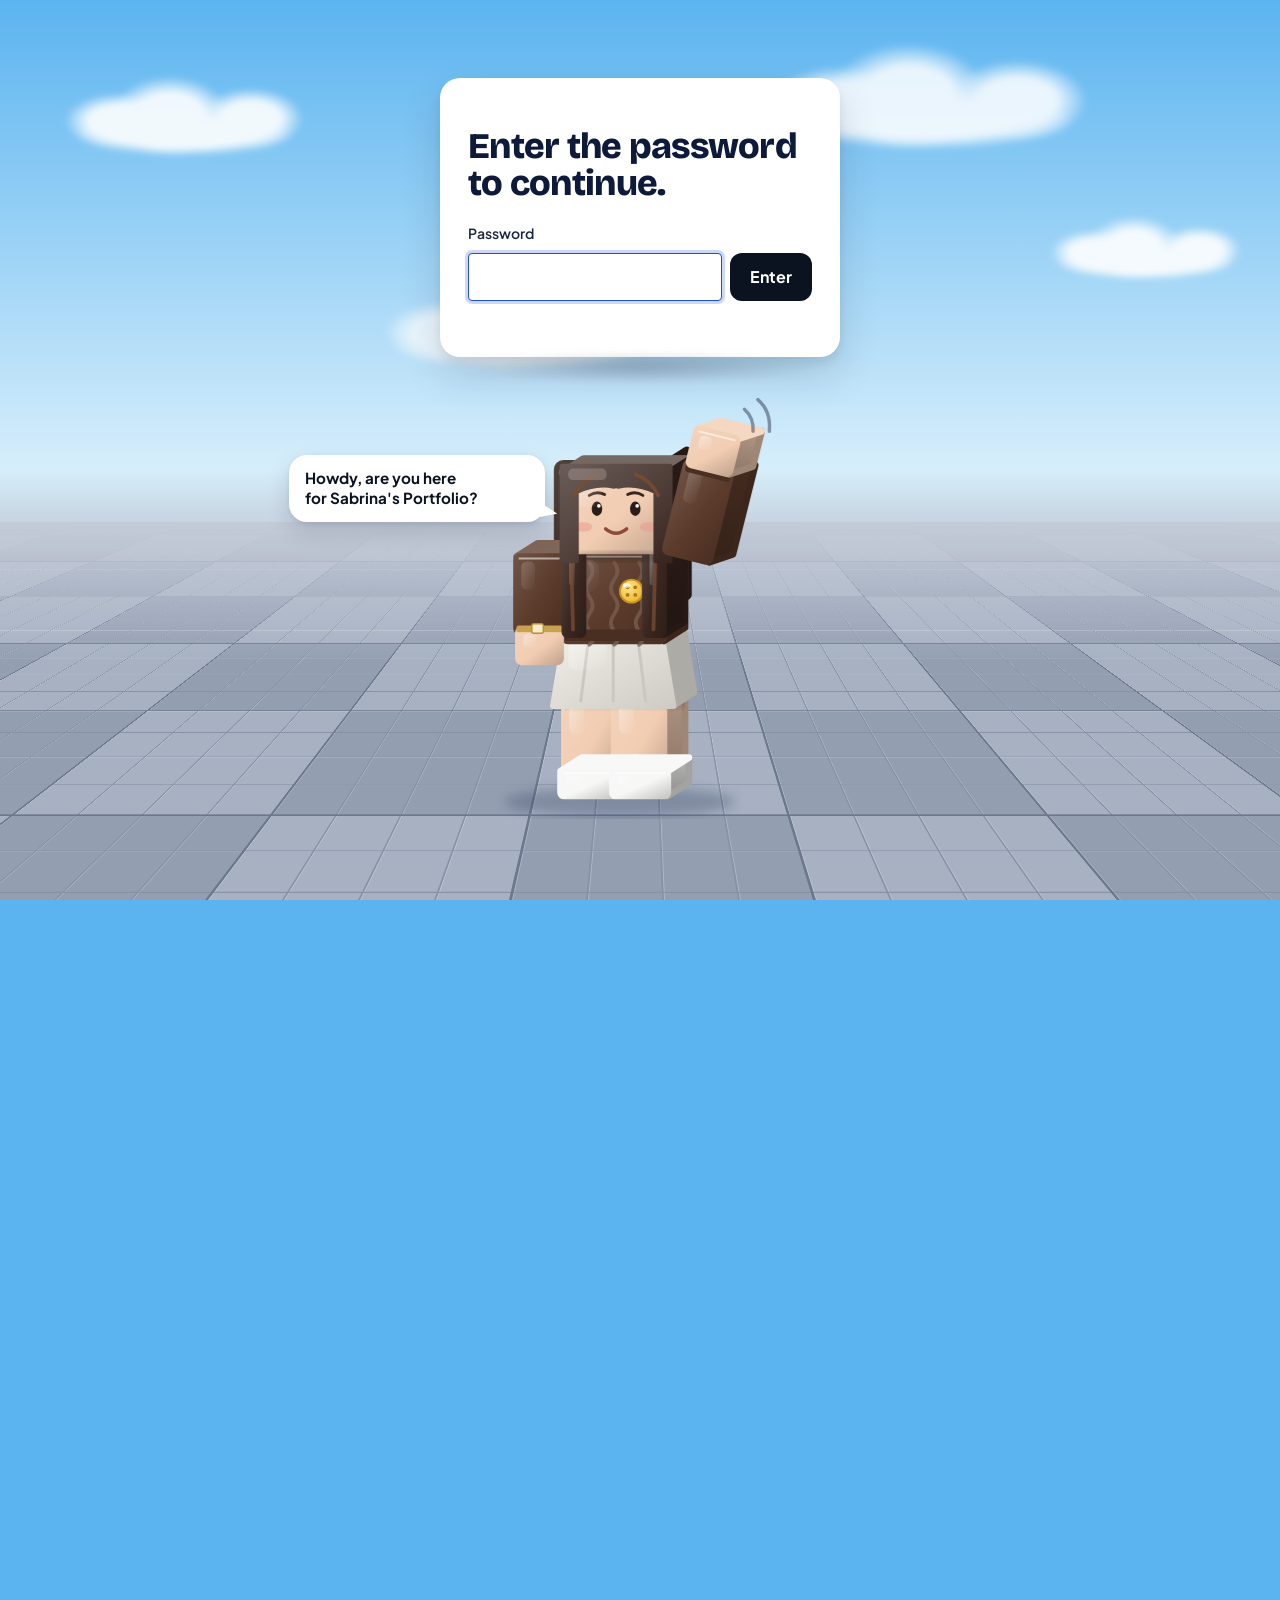
<file: tea.html>
<!doctype html>
<html lang="en">
<head>
<meta charset="utf-8">
<script src="js/gate.js"></script>
<meta name="viewport" content="width=device-width, initial-scale=1">
<title>TEA: Trusting AI across languages | Sabrina May</title>
<meta name="description" content="Case study: TEA lets multilingual researchers think and prompt AI in their own language, then refine and verify what comes back.">
<meta name="color-scheme" content="light">
<link rel="preconnect" href="https://fonts.googleapis.com">
<link rel="preconnect" href="https://fonts.gstatic.com" crossorigin>
<link rel="stylesheet" href="https://fonts.googleapis.com/css2?family=Bricolage+Grotesque:wght@800&family=IBM+Plex+Mono:wght@500;600&family=Plus+Jakarta+Sans:ital,wght@0,400;0,600;0,700;0,800;1,400&display=swap">
<link rel="stylesheet" href="styles.css">
<script src="script.js" defer></script>
</head>
<body class="page-case">
<a class="skip-link" href="#main">Skip to content</a>

<header class="site-bar site-bar--case">
  <div class="container site-bar-inner">
    <a class="site-home" href="index.html">&larr; All work</a>
    <nav class="site-nav" aria-label="Primary">
      <a href="index.html#why-roblox">Why Roblox</a>
      <a class="nav-cta" href="resume/Sabrina_May_Resume.pdf" target="_blank" rel="noopener">Resume</a>
    </nav>
  </div>
</header>

<main id="main">
  <!-- Hero -->
  <section class="tea-hero" aria-labelledby="tea-hero-title">
    <div class="container tea-hero-grid">
      <div class="tea-hero-text">
        <p class="eyebrow">Case study 01</p>
        <h1 id="tea-hero-title" class="tea-hero-title">TEA: helping multilingual researchers <span class="gold">trust</span> English-first AI</h1>
        <p class="tea-hero-sub">Sabrina May, UX lead, University of Michigan</p>
        <dl class="tea-hero-facts">
          <div><dt>Ambiguous goal</dt><dd>How do multilingual researchers struggle with AI chat tools?</dd></div>
          <div><dt>Impact</dt><dd>26% faster translation, 22% less workload on tone tasks</dd></div>
        </dl>
      </div>
      <div class="globe-wrap">
        <img src="images/tea/globe-base.png" width="1800" height="1800" decoding="async" alt="">
        <canvas id="tea-globe" aria-label="Gold arcs connecting the languages study participants spoke"></canvas>
        <img src="images/tea/globe-languages.png" width="1800" height="1800" decoding="async" alt="Globe centered on Europe and Asia marking the 14 languages study participants spoke in gold and 4 other languages in coral" style="left: -17px; top: 5px; position: absolute">
        <p class="globe-note" style="top: 548px; position: absolute"><span class="globe-note-dot" aria-hidden="true"></span>languages spoken by participants in our case study.</p>
      </div>
    </div>
  </section>

  <!-- TL;DR on a sky stage -->
  <header class="sky-stage" aria-labelledby="cs-title">
    <div class="container">
      <p class="eyebrow tl-eyebrow">Case study 01</p>
      <h2 id="cs-title" class="cs-title">TEA: Text Entry Augmentation</h2>
      <p class="cs-summary">TEA lets multilingual researchers think and prompt AI in their own language, then refine and verify what comes back.</p>
      <ul class="meta-pills" role="list" style="padding-top: 20px; padding-bottom: 20px">
        <li class="pill"><span class="pill-label">Project</span><span class="pill-value">Graduate HCI, U-M</span></li>
        <li class="pill"><span class="pill-label">Timeline</span><span class="pill-value">Fall 2025</span></li>
        <li class="pill"><span class="pill-label">Users</span><span class="pill-value">Multilingual researchers</span></li>
        <li class="pill"><span class="pill-label">Team</span><span class="pill-value">Me + CSE ML teammates</span></li>
        <li class="pill"><span class="pill-label">Tools</span><span class="pill-value">Figma, paper prototypes, Wizard of Oz</span></li>
      </ul>
      <figure class="figure app-fig" id="v2-hero">
<section class="tea-banner tea-hero-mock" aria-label="Rosetta v2, designed solo in Figma: the paper, the conversation, and a verify panel in one workspace, with inline translation and version history">
  <div class="hm-back" aria-hidden="true">
    <span class="tag">Every version kept</span>
    <div class="win"><div class="win__bar"><i></i><i></i><i></i></div>
      <picture><source media="(prefers-reduced-motion: reduce)" srcset="images/tea/banner-clip-b6-still.jpg"><img src="images/tea/banner-clip-b6.webp" alt=""></picture></div>
  </div>
  <div class="hm-main" aria-hidden="true">
    <div class="win"><div class="win__bar"><i></i><i></i><i></i><span>Rosetta v2</span></div>
      <div class="shot">
        <img src="images/tea/v2-workspace-app.png" alt="">
        <div class="pin pin--left" style="left: 74%; top: 4%;"><b>1</b><span>Prompt in Burmese, read in English</span></div>
        <div class="pin" style="left: 39%; top: 41%;"><b>2</b><span>Every claim points to its passage</span></div>
        <div class="pin pin--left pin--hide-sm" style="left: 79%; top: 21%;"><b>3</b><span>Verify only when you need it</span></div>
      </div>
    </div>
  </div>
  <div class="hm-front" aria-hidden="true">
    <span class="tag">Translate, then check in place</span>
    <div class="win"><div class="win__bar"><i></i><i></i><i></i></div>
      <picture><source media="(prefers-reduced-motion: reduce)" srcset="images/tea/banner-clip-a4-still.jpg"><img src="images/tea/banner-clip-a4.webp" alt=""></picture></div>
  </div>
</section>
        <figcaption>Rosetta v2, designed solo in Figma. One workspace for reading, asking, and checking.</figcaption>
      </figure>
    </div>
  </header>

  <section class="results-band" aria-label="Results">
    <div class="container">
      <ul class="results" role="list">
        <li><span class="r-num r-mint">26%</span><span class="r-label">faster on translation tasks</span><span class="r-meta">p = .025</span></li>
        <li><span class="r-num r-mint">22%</span><span class="r-label">lower cognitive load on tone tasks (NASA-TLX)</span><span class="r-meta">p = .037</span></li>
        <li><span class="r-num r-yellow">Won</span><span class="r-label">U-M ITS pitch built on TEA's trust insight; onboarded to support UMGPT</span><span class="r-meta">details under NDA</span></li>
      </ul>
      <p class="r-foot">Within-subjects study, n = 14.</p>
    </div>
  </section>

  <section class="roles-section" aria-label="Roles">
    <div class="container">
      <div class="role-split">
        <section class="role role--me" aria-labelledby="role-me">
          <h2 id="role-me" class="role-title"><span class="block-icon" aria-hidden="true"></span>What I did</h2>
          <ul>
            <li>Led the research questions and the affinity map that produced 17 UX requirements</li>
            <li>Made my own concept sketches, persona, and storyboard</li>
            <li>Consolidated five paper prototypes into one</li>
            <li>Ran one of five heuristic evaluations</li>
            <li>Designed v2 solo</li>
          </ul>
        </section>
        <section class="role role--team" aria-labelledby="role-team">
          <h2 id="role-team" class="role-title"><span class="block-icon block-icon--gray" aria-hidden="true"></span>What the team did</h2>
          <ul>
            <li>ML teammates built Rosetta v1 (React, Gemini 2.5 Flash) from the prototype I consolidated</li>
            <li>Survey, contextual inquiry, and the NASA-TLX study were team efforts</li>
          </ul>
        </section>
      </div>
    </div>
  </section>

  <!-- Process timeline -->
  <section class="process" aria-labelledby="process-label">
    <div class="tl2-floor" aria-hidden="true"><div class="tl2-plane"></div></div>
    <div class="container">
      <div class="tl2-head">
        <div>
          <p class="eyebrow">Process at a glance</p>
          <h2 id="process-label" class="tl2-title">Research led, design followed, and v2 was mine.</h2>
        </div>
        <ul class="tl2-legend" role="list">
          <li><span class="gblock gblock--y" aria-hidden="true"></span>Mine</li>
          <li><span class="gblock" aria-hidden="true"></span>Shared or team</li>
        </ul>
      </div>
      <div class="tl2-lanes" aria-hidden="true"><span class="lane-h lane-h--r">UX Research</span><span class="lane-h lane-h--d">UX Design</span></div>
      <ol class="tl2" role="list">
        <li class="tl-step tl-r" style="--row: 1 / span 2; --i: 0">
          <div class="tl-card">
            <span class="tl-marker gblock" aria-hidden="true"></span>
            <p class="tl-top"><span class="tl-num">STEP 01</span><span class="lane-tag">Research</span><span class="tl-pill">Team</span></p>
            <p class="tl-main"><strong class="tl-title">Survey</strong> <span class="tl-detail">24 respondents</span></p>
          </div>
        </li>
        <li class="tl-step tl-r" style="--row: 3 / span 2; --i: 1">
          <div class="tl-card">
            <span class="tl-marker gblock" aria-hidden="true"></span>
            <p class="tl-top"><span class="tl-num">STEP 02</span><span class="lane-tag">Research</span><span class="tl-pill">Team</span></p>
            <p class="tl-main"><strong class="tl-title">Contextual inquiry</strong> <span class="tl-detail">5 participants</span></p>
          </div>
        </li>
        <li class="tl-step tl-r" style="--row: 5 / span 2; --i: 2">
          <div class="tl-card is-mine">
            <span class="tl-marker gblock gblock--y" aria-hidden="true"></span>
            <p class="tl-top"><span class="tl-num">STEP 03</span><span class="lane-tag">Research</span><span class="tl-pill tl-pill--mine">Led</span></p>
            <p class="tl-main"><strong class="tl-title">UX requirements</strong> <span class="tl-detail">17, from my affinity map</span></p>
          </div>
          <p class="tl-note tl-note--left">My affinity map became the requirements.</p>
        </li>
        <li class="tl-step tl-d" style="--row: 6 / span 2; --i: 3">
          <div class="tl-card is-mine">
            <span class="tl-marker gblock gblock--y" aria-hidden="true"></span>
            <p class="tl-top"><span class="tl-num">STEP 04</span><span class="lane-tag">Design</span><span class="tl-pill tl-pill--mine">Me</span></p>
            <p class="tl-main"><strong class="tl-title">Lo-fi sketches</strong> <span class="tl-detail">Source-linked concept</span></p>
          </div>
        </li>
        <li class="tl-step tl-d" style="--row: 8 / span 2; --i: 4">
          <div class="tl-card is-mine">
            <span class="tl-marker gblock gblock--y" aria-hidden="true"></span>
            <p class="tl-top"><span class="tl-num">STEP 05</span><span class="lane-tag">Design</span><span class="tl-pill tl-pill--mine">Me</span></p>
            <p class="tl-main"><strong class="tl-title">Persona</strong> <span class="tl-detail">Donna</span></p>
          </div>
        </li>
        <li class="tl-step tl-d" style="--row: 10 / span 2; --i: 5">
          <div class="tl-card is-mine">
            <span class="tl-marker gblock gblock--y" aria-hidden="true"></span>
            <p class="tl-top"><span class="tl-num">STEP 06</span><span class="lane-tag">Design</span><span class="tl-pill tl-pill--mine">Me</span></p>
            <p class="tl-main"><strong class="tl-title">Storyboards</strong> <span class="tl-detail">10 frames</span></p>
          </div>
        </li>
        <li class="tl-step tl-d" style="--row: 12 / span 2; --i: 6">
          <div class="tl-card is-mine">
            <span class="tl-marker gblock gblock--y" aria-hidden="true"></span>
            <p class="tl-top"><span class="tl-num">STEP 07</span><span class="lane-tag">Design</span><span class="tl-pill tl-pill--mine">Final: me</span></p>
            <p class="tl-main"><strong class="tl-title">Paper prototype</strong> <span class="tl-detail">Wizard of Oz: shared</span></p>
          </div>
          <p class="tl-note tl-note--right">I consolidated everyone's prototypes into one.</p>
        </li>
        <li class="tl-step tl-r" style="--row: 13 / span 2; --i: 7">
          <div class="tl-card">
            <span class="tl-marker gblock" aria-hidden="true"></span>
            <p class="tl-top"><span class="tl-num">STEP 08</span><span class="lane-tag">Research</span><span class="tl-pill tl-pill--partial">Ran 1 of 5</span></p>
            <p class="tl-main"><strong class="tl-title">Heuristic evaluation</strong> <span class="tl-detail">5 experts, 21 issues</span></p>
          </div>
        </li>
        <li class="tl-step tl-d" style="--row: 14 / span 2; --i: 8">
          <div class="tl-card">
            <span class="tl-marker gblock" aria-hidden="true"></span>
            <p class="tl-top"><span class="tl-num">STEP 09</span><span class="lane-tag">Design</span><span class="tl-pill">ML teammates</span></p>
            <p class="tl-main"><strong class="tl-title">Rosetta v1</strong> <span class="tl-detail">Built on Gemini</span></p>
          </div>
        </li>
        <li class="tl-step tl-r" style="--row: 15 / span 2; --i: 9">
          <div class="tl-card">
            <span class="tl-marker gblock" aria-hidden="true"></span>
            <p class="tl-top"><span class="tl-num">STEP 10</span><span class="lane-tag">Research</span><span class="tl-pill">Team</span></p>
            <p class="tl-main"><strong class="tl-title">NASA-TLX study</strong> <span class="tl-detail">14 participants</span></p>
          </div>
        </li>
        <li class="tl-step tl-d" style="--row: 16 / span 3; --i: 10">
          <div class="tl-card is-mine is-finale">
            <span class="tl-marker gblock gblock--y" aria-hidden="true"></span>
            <p class="tl-top"><span class="tl-num">STEP 11</span><span class="lane-tag">Design</span><span class="tl-pill tl-pill--mine">Me, solo</span></p>
            <p class="tl-main"><strong class="tl-title">Rosetta v2</strong> <span class="tl-detail">Figma wireframes</span></p>
          </div>
          <p class="tl-note tl-note--right tl-note--top">The study exposed a verification gap, so I took v2 on myself.</p>
        </li>
      </ol>
    </div>
  </section>

  <div class="container cs-layout">
    <nav class="phase-nav" aria-label="Case study sections">
      <button class="phase-toggle" type="button" aria-expanded="false" aria-controls="phase-list">
        <span><span class="phase-toggle-label">Section: </span><span class="phase-current">00 Problem</span></span>
        <span class="phase-toggle-caret" aria-hidden="true">&#9662;</span>
      </button>
      <ol id="phase-list" class="phase-list" role="list">
        <li><a href="#problem"><span>00</span> Problem</a></li>
        <li><a href="#research"><span>01</span> Research</a></li>
        <li><a href="#synthesis"><span>02</span> Synthesis</a></li>
        <li><a href="#ideation"><span>03</span> Ideation</a></li>
        <li><a href="#final-design"><span>04</span> Final design</a></li>
        <li><a href="#outcomes"><span>05</span> Outcomes</a></li>
        <li><a href="#reflection"><span>06</span> Reflection</a></li>
        <li><a href="#long-view"><span>07</span> The long view</a></li>
      </ol>
    </nav>

    <div class="cs-content">

      <!-- 00 PROBLEM -->
      <section id="problem" class="phase" aria-labelledby="problem-h">
        <header class="phase-head">
          <p class="phase-label"><span>00</span> Problem</p>
          <h2 id="problem-h" class="takeaway"><span class="hl">They think in their language, but they only trust AI in English.</span></h2>
          <p class="problem-context">We surveyed 24 multilingual researchers. Between them, participants spoke 14 languages.</p>
        </header>

        <ol class="story-row" role="list" aria-label="What the survey found">
          <li class="story-card">
            <p class="story-beat">They avoid their language</p>
            <p class="story-num"><strong>11</strong> of 21</p>
            <div class="fraction-bar" style="--n: 11; --d: 21; --bar: #FF6B5B" role="img" aria-label="11 of 21 respondents"></div>
            <p class="story-label">rarely or never prompt AI in their native language</p>
          </li>
          <li class="story-card">
            <p class="story-beat">It fails them</p>
            <p class="story-num"><strong>11</strong> of 24</p>
            <div class="fraction-bar" style="--n: 11; --d: 24; --bar: #FF6B5B" role="img" aria-label="11 of 24 respondents"></div>
            <p class="story-label">get worse answers in their native language</p>
            <span class="chip chip--coral story-chip">Top challenge</span>
          </li>
          <li class="story-card">
            <p class="story-beat">They want help in the tool</p>
            <p class="story-num"><strong>12</strong> of 24</p>
            <div class="fraction-bar" style="--n: 12; --d: 24; --bar: #2F6BFF" role="img" aria-label="12 of 24 respondents"></div>
            <p class="story-label">want better multilingual support inside the interface</p>
            <span class="chip chip--blue story-chip">Top request</span>
          </li>
        </ol>

        <div class="problem-grid">
          <div class="block">
            <h3 class="block-title">Research questions I led</h3>
            <ol class="rq-list" role="list">
              <li><span class="chip chip--blue">RQ1</span><span>How does language background shape the way researchers prompt AI?</span></li>
              <li><span class="chip chip--blue">RQ2</span><span>Which research tasks do they hand off to AI?</span></li>
              <li><span class="chip chip--blue">RQ3</span><span>Where does communication break down, and how do they work around it?</span></li>
            </ol>
          </div>
          <div class="lang-card">
            <h3 class="block-title">14 languages participants spoke</h3>
            <ul class="lang-chips" role="list">
              <li>English</li>
              <li>Mandarin</li>
              <li>Cantonese</li>
              <li>Korean</li>
              <li>Hindi</li>
              <li>Urdu</li>
              <li>Punjabi</li>
              <li>Burmese</li>
              <li>Macedonian</li>
              <li>Serbian</li>
              <li>Croatian</li>
              <li>Hungarian</li>
              <li>Persian</li>
              <li>Italian</li>
            </ul>
            <p class="lang-note">Many mixed two or more languages while working.</p>
          </div>
        </div>

        <div class="so-what"><span class="so-what-label">So what</span><p>The design target became confidence in AI output in any language, plus help fixing prompts in place.</p></div>
      </section>

      <!-- 01 RESEARCH -->
      <section id="research" class="phase" aria-labelledby="research-h">
        <header class="phase-head">
          <p class="phase-label"><span>01</span> Research</p>
          <h2 id="research-h" class="takeaway"><span class="hl">Every breakdown was about meaning, not mechanics.</span></h2>
        </header>

        <div class="prose">
          <p>Contextual inquiry: 5 sessions in participants' own workspaces. Most ran 45 to 50 minutes; one ran about two hours.</p>
        </div>

        <div class="block">
          <h3 class="block-title">One participant's real workflow broke across four apps</h3>
          <ol class="hop" role="list">
            <li><span class="hop-n">01</span><span class="hop-app">Gmail</span><span class="hop-do">Mentor emails an arXiv link</span><span class="hop-pain">Language barriers cause stress</span></li>
            <li><span class="hop-n">02</span><span class="hop-app">arXiv</span><span class="hop-do">Downloads the PDF</span></li>
            <li><span class="hop-n">03</span><span class="hop-app">Preview</span><span class="hop-do">Reads the abstract</span><span class="hop-pain">Doesn't understand some terms</span></li>
            <li><span class="hop-n">04</span><span class="hop-app">ChatGPT</span><span class="hop-do">Uploads the PDF, asks for an overview</span><span class="hop-pain">Confused by hallucinations</span></li>
            <li><span class="hop-n">05</span><span class="hop-app">ChatGPT</span><span class="hop-do">Asks about terms, reads in Chinese</span><span class="hop-pain">Friction switching languages</span></li>
          </ol>
        </div>

        <div class="block">
          <h3 class="block-title">What we observed</h3>
          <ul class="notes" role="list">
            <li class="note"><h4>Language mixing is deliberate.</h4><p>P1 drafts in Chinese, then puts key terms in English. P3 thinks in Hindi and English but types only English, because switching scripts is slow and he trusts English output more.</p></li>
            <li class="note"><h4>The AI invents terms.</h4><p>Worst in low-resource languages.</p></li>
            <li class="note"><h4>Dialects get mixed up.</h4><p>P4 asked for Macedonian and got Bulgarian or Serbian.</p></li>
            <li class="note"><h4>Tone comes back wrong.</h4><p>P2's Korean summaries read as stiff and artificial.</p></li>
          </ul>
        </div>

        <figure class="fig-group">
          <div class="fig-grid fig-grid--2">
            <figure class="figure">
              <div class="frame">
                <button class="zoom" type="button" data-zoom>
                  <img src="images/tea/flow-model.png" width="980" height="420" loading="lazy" decoding="async"
                    alt="Flow model: a mentor sends an arXiv link through Gmail; the participant opens arXiv, downloads the PDF, reads it in Preview, and uploads it to ChatGPT. Lightning marks flag breakdowns at copying text, pasting prompts, and generated responses.">
                  <span class="zoom-hint" aria-hidden="true">Enlarge</span><span class="sr-only">Open larger view</span>
                </button>
              </div>
              <figcaption><strong>Flow model.</strong> Where the paper and the prompts travel between apps.</figcaption>
            </figure>
            <figure class="figure">
              <div class="frame">
                <button class="zoom" type="button" data-zoom>
                  <img src="images/tea/sequence-model.png" width="959" height="825" loading="lazy" decoding="async"
                    alt="Sequence model titled Reads a paper: steps from opening Gmail to prompting ChatGPT for terminology, with intents in orange and breakdowns marked: language barriers cause stress, not understanding some terminology, confused by terminology drift, and friction from switching languages.">
                  <span class="zoom-hint" aria-hidden="true">Enlarge</span><span class="sr-only">Open larger view</span>
                </button>
              </div>
              <figcaption><strong>Sequence model.</strong> Reading a paper, step by step, with intents and breakdowns.</figcaption>
            </figure>
          </div>
          <figcaption>Team-built from the affinity diagram I led.</figcaption>
        </figure>
      </section>

      <!-- 02 SYNTHESIS -->
      <section id="synthesis" class="phase" aria-labelledby="synthesis-h">
        <header class="phase-head">
          <p class="phase-label"><span>02</span> Synthesis</p>
          <h2 id="synthesis-h" class="takeaway"><span class="hl">Five sessions became 17 requirements; six of them define trust.</span></h2>
        </header>

        <div class="block">
          <p class="prose">My affinity map produced 17 UX requirements. These six shape v2.</p>
          <div class="req-groups">
            <section class="req-group" aria-labelledby="rg-1">
              <h3 id="rg-1" class="mono-label">Accurate information</h3>
              <p class="req"><span class="code code--fill">R1</span><span>Answers are factually accurate</span></p>
              <p class="req"><span class="code code--fill">R6</span><span>Know if an answer is backed by evidence</span></p>
            </section>
            <section class="req-group" aria-labelledby="rg-2">
              <h3 id="rg-2" class="mono-label">Verification</h3>
              <p class="req"><span class="code code--fill">R2</span><span>Built-in checking inside the workflow</span></p>
              <p class="req"><span class="code code--fill">R17</span><span>Spot and fix hallucinated or mistranslated content</span></p>
            </section>
            <section class="req-group" aria-labelledby="rg-3">
              <h3 id="rg-3" class="mono-label">Multilingual inclusivity</h3>
              <p class="req"><span class="code code--fill">R3</span><span>Same meaning in any language</span></p>
              <p class="req"><span class="code code--fill">R4</span><span>Same formality and accuracy across languages</span></p>
            </section>
          </div>
          <p class="req-note">For contrast, v1 was only built for speed: <span class="code">R11</span> <span class="code">R12</span></p>
        </div>

        <div class="block">
          <h3 class="block-title">Storyboard: Donna's day, in 10 frames I drew</h3>
          <figure class="figure">
            <div class="frame">
              <button class="zoom" type="button" data-zoom>
                <img src="images/tea/storyboard.png" width="2400" height="1065" loading="lazy" decoding="async"
                  alt="Ten-frame storyboard of Donna's day, from her morning commute and frustrating Burmese prompts to reviewing her reading side by side with her prompt and walking into her advisor meeting prepared.">
                <span class="zoom-hint" aria-hidden="true">Enlarge</span><span class="sr-only">Open larger view</span>
              </button>
            </div>
            <figcaption>Select the storyboard to read each frame.</figcaption>
          </figure>
          <div class="story-beats">
            <div><p class="mono-label">The struggle</p><p>She prompts GPT in Burmese, it hallucinates key concepts, and she re-prompts and gets frustrated.</p></div>
            <div><p class="mono-label">The concept</p><p>Her reading is analyzed side by side with her prompt, key concepts highlighted. She confirms the answer addresses what she asked and walks into her meeting prepared.</p></div>
          </div>
        </div>
      </section>

      <!-- 03 IDEATION -->
      <section id="ideation" class="phase" aria-labelledby="ideation-h">
        <header class="phase-head">
          <p class="phase-label"><span>03</span> Ideation</p>
          <h2 id="ideation-h" class="takeaway">I designed for verification. The team shipped speed first.</h2>
        </header>

        <ul class="ide-skim" role="list">
          <li class="ide-skim-card ide-skim-card--mine"><span class="gblock" aria-hidden="true"></span><div><p class="ide-skim-title">My concept: verify against the source</p><p>Answers anchored to the paper, with in-place correction.</p></div></li>
          <li class="ide-skim-card ide-skim-card--mine"><span class="gblock" aria-hidden="true"></span><div><p class="ide-skim-title">I merged 5 concepts into 1 prototype</p><p>Engineers got one buildable design instead of five.</p></div></li>
          <li class="ide-skim-card ide-skim-card--fail"><span class="gblock" aria-hidden="true"></span><div><p class="ide-skim-title">Testing found 4 failures</p><p>Every one changed the design in v1 or v2.</p></div></li>
        </ul>

        <div class="block">
          <h3 class="block-title">My concept: verify against the source</h3>
          <div class="ide-concept">
            <div class="fig-grid fig-grid--2 ide-concept-figs">
            <figure class="figure">
              <figcaption>Source-anchored answers: the AI points to key concepts in the PDF.</figcaption>
              <div class="frame">
                <button class="zoom" type="button" data-zoom>
                  <img src="images/tea/lofi-concept.png" width="1920" height="1080" loading="lazy" decoding="async"
                    alt="Lo-fi concept on a laptop mockup: the AI refers to key concepts directly in the PDF, with the matching passage highlighted.">
                  <span class="zoom-hint" aria-hidden="true">Enlarge</span><span class="sr-only">Open larger view</span>
                </button>
              </div>
            </figure>
            <figure class="figure">
              <figcaption>In-place correction: tell the model what you meant without starting over.</figcaption>
              <div class="frame">
                <button class="zoom" type="button" data-zoom>
                  <img src="images/tea/lofi-concept-correction.png" width="1920" height="1080" loading="lazy" decoding="async"
                    alt="Lo-fi concept: sketches of a researcher reviewing highlighted passages, and a rough UI with a prompt panel reading That's not what I meant, for correcting meaning in place.">
                  <span class="zoom-hint" aria-hidden="true">Enlarge</span><span class="sr-only">Open larger view</span>
                </button>
              </div>
            </figure>
            </div>
            <figure class="ide-quote">
              <blockquote><p>&ldquo;I like the source reference bit, especially how it shows the translation alongside the corresponding English source.&rdquo;</p></blockquote>
              <figcaption>Critique feedback on my concept</figcaption>
            </figure>
          </div>
        </div>

        <div class="block">
          <h3 class="block-title">I merged five concepts into one prototype</h3>
          <div class="ide-flow" role="img" aria-label="Five concepts go through I like, I wish, What if critique and become one paper prototype.">
            <div class="ide-flow-step"><span class="ide-flow-five"><i></i><i></i><i></i><i></i><i></i></span><span class="ide-flow-label">5 concepts</span></div>
            <span class="ide-flow-arrow" aria-hidden="true">&rarr;</span>
            <span class="ide-flow-chip">I like / I wish / What if critique</span>
            <span class="ide-flow-arrow" aria-hidden="true">&rarr;</span>
            <div class="ide-flow-step"><span class="gblock gblock--lg"></span><span class="ide-flow-label">1 paper prototype</span></div>
          </div>
          <p class="prose">Consolidating unblocked the build: engineers got one prototype instead of five.</p>
          <div class="fig-grid fig-grid--2">
            <figure class="figure">
              <div class="frame">
                <button class="zoom" type="button" data-zoom>
                  <img src="images/tea/final-sketch.png" width="1456" height="840" loading="lazy" decoding="async"
                    alt="Consolidated sketch sequence on laptop screens: start speaking, review the transcript, translation, and generated prompt, then adjust the response with tone match, complexity, length, and translate controls.">
                  <span class="zoom-hint" aria-hidden="true">Enlarge</span><span class="sr-only">Open larger view</span>
                </button>
              </div>
              <figcaption>Consolidated sketch: speak a prompt, review it, then refine the response.</figcaption>
            </figure>
            <figure class="figure">
              <div class="frame">
                <button class="zoom" type="button" data-zoom>
                  <img src="images/tea/paper-prototype.png" width="1428" height="840" loading="lazy" decoding="async"
                    alt="Full paper prototype flow connected by red arrows: voice or text input, a three-column transcript review, an ambiguity warning, and a response with tone match, complexity, length, and translate controls.">
                  <span class="zoom-hint" aria-hidden="true">Enlarge</span><span class="sr-only">Open larger view</span>
                </button>
              </div>
              <figcaption>The paper prototype engineers built v1 from.</figcaption>
            </figure>
          </div>
          <dl class="ide-tradeoff">
            <div><dt>Decision</dt><dd>The team prioritized fixing problems before the prompt (voice) and after the response (highlight to refine).</dd></div>
            <div><dt>Why</dt><dd>Speed. Nobody should have to re-prompt.</dd></div>
            <div class="is-tradeoff"><dt>Tradeoff</dt><dd>My source-anchored verification concept was set aside. It comes back in <a href="#final-design">v2</a>.</dd></div>
          </dl>
        </div>

        <div class="block">
          <h3 class="block-title">Testing found four failures. Each one changed the design.</h3>
          <p class="ide-statline">Wizard of Oz sessions plus a heuristic evaluation: 5 experts, 21 issues, average severity 1.8, 2 critical. Severity rated 0 to 4.</p>
          <figure class="figure ide-woz">
            <div class="frame">
              <button class="zoom" type="button" data-zoom>
                <img src="images/tea/wizard-of-oz.jpg" width="832" height="642" loading="lazy" decoding="async"
                    alt="Photo of paper prototype pieces used in Wizard of Oz testing, including the Ambiguity Detected, Review Red Text card and the toolbar with tone match, complexity and length sliders, and translate.">
                <span class="zoom-hint" aria-hidden="true">Enlarge</span><span class="sr-only">Open larger view</span>
              </button>
            </div>
            <figcaption>Wizard of Oz pieces. The red &lsquo;Ambiguity detected&rsquo; card, top right, became v2's inline assumptions.</figcaption>
          </figure>
          <div class="ide-table-wrap">
            <table class="ide-table">
              <caption class="sr-only">Testing failures and the design change each one drove</caption>
              <thead><tr><th scope="col">What broke</th><th scope="col">Source</th><th scope="col">What it changed</th></tr></thead>
              <tbody>
                <tr>
                  <td class="ide-broke" data-label="What broke"><strong>No way to undo an AI change</strong><span class="ide-note">All five experts flagged it; two rated it critical.</span></td>
                  <td class="ide-src" data-label="Source"><span class="ide-chip">Heuristic evaluation</span></td>
                  <td class="ide-fix" data-label="What it changed"><span class="ide-check" aria-hidden="true"></span><span>v1: side-by-side comparison. v2: version history with compare and restore.</span></td>
                </tr>
                <tr>
                  <td class="ide-broke" data-label="What broke"><em>&ldquo;Tone match, length, translate... what???&rdquo;</em></td>
                  <td class="ide-src" data-label="Source"><span class="ide-chip">Usability test</span></td>
                  <td class="ide-fix" data-label="What it changed"><span class="ide-check" aria-hidden="true"></span><span>v1: one-click actions. v2: plain verbs, each with a one-line tooltip.</span></td>
                </tr>
                <tr>
                  <td class="ide-broke" data-label="What broke"><em>&ldquo;I thought the highlight icon was just for marking text&rdquo;</em></td>
                  <td class="ide-src" data-label="Source"><span class="ide-chip">Usability test</span></td>
                  <td class="ide-fix" data-label="What it changed"><span class="ide-check" aria-hidden="true"></span><span>v1: hints on the first message and chat bar.</span></td>
                </tr>
                <tr>
                  <td class="ide-broke" data-label="What broke"><strong>The red &ldquo;Ambiguity detected&rdquo; card meant nothing to testers</strong><span class="ide-note">Severity 3.</span></td>
                  <td class="ide-src" data-label="Source"><span class="ide-chip">Wizard of Oz</span></td>
                  <td class="ide-fix" data-label="What it changed"><span class="ide-check" aria-hidden="true"></span><span>v2: assumptions underlined in the prompt, confirmed or edited inline.</span></td>
                </tr>
              </tbody>
            </table>
          </div>
        </div>

        <div class="so-what"><span class="so-what-label">So what</span><p>My verification concept lost the first round, but testing proved the team needed it. Every failure we found became a design change.</p></div>
      </section>

      <!-- 04 FINAL DESIGN -->
      <section id="final-design" class="phase" aria-labelledby="final-h">
        <header class="phase-head">
          <h2 id="final-h" class="phase-label"><span>04</span> Final design</h2>
        </header>

        <figure class="banner-fig">
<section class="tea-banner tea-wall" aria-label="Rosetta v2 screens: translation, transcription, citations, and version history">
  <div class="tea-wall__grid" aria-hidden="true">
    <div class="tea-wall__col">
      <div class="win"><div class="win__bar"><i></i><i></i><i></i></div>
        <picture><source media="(prefers-reduced-motion: reduce)" srcset="images/tea/banner-clip-a4-still.jpg"><img src="images/tea/banner-clip-a4.webp" alt=""></picture></div>
      <div class="brand"><em></em><div><b>TEA</b><small>Text Entry Augmentation</small></div></div>
      <div class="win"><div class="win__bar"><i></i><i></i><i></i></div>
        <picture><source media="(prefers-reduced-motion: reduce)" srcset="images/tea/banner-clip-a2-still.jpg"><img src="images/tea/banner-clip-a2.webp" alt=""></picture></div>
    </div>
    <div class="tea-wall__col">
      <div class="win"><div class="win__bar"><i></i><i></i><i></i></div>
        <img src="images/tea/v2-workspace.png" alt=""></div>
      <div class="win"><div class="win__bar"><i></i><i></i><i></i></div>
        <picture><source media="(prefers-reduced-motion: reduce)" srcset="images/tea/banner-clip-a3-still.jpg"><img src="images/tea/banner-clip-a3.webp" alt=""></picture></div>
      <div class="brand brand--globe"><div class="globe"><img src="images/tea/globe-base.png" alt=""><img src="images/tea/globe-languages.png" alt=""></div></div>
    </div>
    <div class="tea-wall__col">
      <div class="win"><div class="win__bar"><i></i><i></i><i></i></div>
        <picture><source media="(prefers-reduced-motion: reduce)" srcset="images/tea/banner-clip-a2-still.jpg"><img src="images/tea/banner-clip-a2.webp" alt=""></picture></div>
      <div class="win"><div class="win__bar"><i></i><i></i><i></i></div>
        <picture><source media="(prefers-reduced-motion: reduce)" srcset="images/tea/banner-clip-b6-still.jpg"><img src="images/tea/banner-clip-b6.webp" alt=""></picture></div>
      <div class="win"><div class="win__bar"><i></i><i></i><i></i></div>
        <picture><source media="(prefers-reduced-motion: reduce)" srcset="images/tea/banner-clip-a4-still.jpg"><img src="images/tea/banner-clip-a4.webp" alt=""></picture></div>
    </div>
    <div class="tea-wall__col">
      <div class="brand"><em></em><div><b>TEA</b><small>Rosetta v2</small></div></div>
      <div class="win"><div class="win__bar"><i></i><i></i><i></i></div>
        <picture><source media="(prefers-reduced-motion: reduce)" srcset="images/tea/banner-clip-a4-still.jpg"><img src="images/tea/banner-clip-a4.webp" alt=""></picture></div>
      <div class="win"><div class="win__bar"><i></i><i></i><i></i></div>
        <picture><source media="(prefers-reduced-motion: reduce)" srcset="images/tea/banner-clip-a3-still.jpg"><img src="images/tea/banner-clip-a3.webp" alt=""></picture></div>
    </div>
    <div class="tea-wall__col">
      <div class="win"><div class="win__bar"><i></i><i></i><i></i></div>
        <picture><source media="(prefers-reduced-motion: reduce)" srcset="images/tea/banner-clip-b6-still.jpg"><img src="images/tea/banner-clip-b6.webp" alt=""></picture></div>
      <div class="win"><div class="win__bar"><i></i><i></i><i></i></div>
        <img src="images/tea/v2-workspace.png" alt=""></div>
      <div class="brand brand--globe"><div class="globe"><img src="images/tea/globe-base.png" alt=""><img src="images/tea/globe-languages.png" alt=""></div></div>
    </div>
  </div>
</section>
          <figcaption class="banner-cap">Rosetta v2, recorded from the prototype.</figcaption>
        </figure>

        <!-- Part A -->
        <div class="part">
          <p class="part-label">Part A &middot; Rosetta v1 &middot; built by ML teammates from my consolidated prototype</p>
          <h3 class="takeaway takeaway--part"><span class="hl">Highlight any AI text to transform it, no prompt writing required.</span></h3>
          <ul class="changes" role="list">
            <li><span class="mono-label">Paper &rarr; v1</span>Sliders became one-click actions.</li>
            <li><span class="mono-label">Paper &rarr; v1</span>Undo became side-by-side comparison.</li>
            <li><span class="mono-label">Paper &rarr; v1</span>Hints on the first message and chat bar.</li>
          </ul>
          <div class="ba">
            <div class="ba-finding"><span class="mono-label">Finding that drove the change</span><p>&ldquo;Tone match, length, translate... what???&rdquo; (usability test, about the toolbar)</p></div>
            <figure class="figure">
              <div class="frame">
                <button class="zoom crop" type="button" data-zoom>
                  <img src="images/tea/wizard-of-oz.jpg" width="832" height="642" loading="lazy" decoding="async"
                    alt="Paper prototype toolbar with Tone Match, Complexity and Length sliders, and Translate above a response.">
                  <span class="zoom-hint" aria-hidden="true">Enlarge</span><span class="sr-only">Open larger view</span>
                </button>
              </div>
              <figcaption><span class="ba-tag">Before</span>Paper prototype: a toolbar of sliders and labels.</figcaption>
            </figure>
            <figure class="figure">
              <div class="frame">
                <button class="zoom" type="button" data-zoom>
                  <img src="images/tea/v1-action-bar.png" width="1100" height="740" loading="lazy" decoding="async"
                    alt="Rosetta v1: highlighted text in an AI answer opens a toolbar with Tone Match, Simplify, and Translate.">
                  <span class="zoom-hint" aria-hidden="true">Enlarge</span><span class="sr-only">Open larger view</span>
                </button>
              </div>
              <figcaption><span class="ba-tag ba-tag--after">After</span>Rosetta v1: highlight text, pick one action.</figcaption>
            </figure>
          </div>
        </div>

        <!-- Part B -->
        <div class="part">
          <p class="part-label">Part B &middot; The pivot</p>
          <h3 class="takeaway takeaway--part"><span class="hl">Faster isn't the same as trusted.</span></h3>
          <p class="prose">The verification requirements (R2, R6, R17) were never built or tested, and the data pointed straight at them. I had the interaction design background, and the build skipped wireframes and interaction states, so I took v2 on solo.</p>
          <div class="coverage">
            <div class="cov cov--built">
              <p class="mono-label">Built and tested in v1</p>
              <div class="cov-codes"><span class="code">R11</span><span class="code">R12</span></div>
              <p>Speed</p>
            </div>
            <div class="cov cov--missing">
              <p class="mono-label">Never built or tested</p>
              <div class="cov-codes"><span class="code">R2</span><span class="code">R6</span><span class="code">R17</span></div>
              <p>Verification. Translation workload did not drop significantly (p = .054).</p>
            </div>
          </div>
        </div>

        <!-- Part C -->
        <div class="part">
          <p class="part-label">Part C &middot; Rosetta v2 &middot; designed solo in Figma</p>
          <h3 class="takeaway takeaway--part"><span class="hl">One workspace instead of four apps.</span></h3>

          <div class="ba">
            <div class="ba-finding"><span class="mono-label">Finding that drove the change</span><p>Translation load didn't drop (p = .054), and the verification requirements were never built.</p></div>
            <figure class="figure">
              <div class="frame">
                <button class="zoom" type="button" data-zoom>
                  <img src="images/tea/v1-action-bar.png" width="1100" height="740" loading="lazy" decoding="async"
                    alt="Rosetta v1: a single chat column with a highlight toolbar and no link back to any source.">
                  <span class="zoom-hint" aria-hidden="true">Enlarge</span><span class="sr-only">Open larger view</span>
                </button>
              </div>
              <figcaption><span class="ba-tag">Before</span>Rosetta v1: one chat column, built for speed.</figcaption>
            </figure>
            <figure class="figure">
              <div class="frame">
                <button class="zoom" type="button" data-zoom>
                  <img src="images/tea/v2-workspace.png" width="1920" height="1126" loading="lazy" decoding="async"
                    alt="Rosetta v2: paper pane, conversation with source tags on every claim, and the Verify rail.">
                  <span class="zoom-hint" aria-hidden="true">Enlarge</span><span class="sr-only">Open larger view</span>
                </button>
              </div>
              <figcaption><span class="ba-tag ba-tag--after">After</span>Rosetta v2: paper, conversation, and verification in one view.</figcaption>
            </figure>
          </div>

          <div class="block">
            <h4 class="block-title">Layout: one job per pane</h4>
            <figure class="figure" style="max-width: 44rem">
              <div class="frame frame--pad">
                <button class="zoom" type="button" data-zoom>
                  <img src="images/tea/v2-layout-diagram.png" width="887" height="586" loading="lazy" decoding="async"
                    alt="Layout diagram. With Verify open: Paper 30 percent, Conversation 45 percent, Verify 25 percent. Most of the time Verify shrinks to a thin rail and the conversation grows into the free space.">
                  <span class="zoom-hint" aria-hidden="true">Enlarge</span><span class="sr-only">Open larger view</span>
                </button>
              </div>
              <figcaption>Verify open, and Verify collapsed (most of the time).</figcaption>
            </figure>
            <div class="panes">
              <div class="pane"><p class="mono-label">Paper &middot; 30%</p><h4>Shows where the answer came from</h4><p>Scrolls to the passage the answer came from, highlighted and tagged &ldquo;Cited in answer.&rdquo;</p></div>
              <div class="pane pane--main"><p class="mono-label">Conversation &middot; 45%</p><h4>Every claim is traceable</h4><p>Every claim carries a section and paragraph tag back to the paper. Highlight any answer to act on it.</p></div>
              <div class="pane"><p class="mono-label">Verify &middot; 25%</p><h4>There when needed</h4><p>Collapsed to a thin rail until needed; the conversation grows into the free space. Source, Check (back-translate, flagged terms), History (versions, compare, restore).</p></div>
            </div>
          </div>

          <div class="decision">
            <p class="decision-head"><span>Decision callout</span><span>v2 layout</span></p>
            <dl>
              <div><dt>Decision</dt><dd>Three panes, one job each: Paper 30%, Conversation 45%, Verify 25% collapsed to a thin rail.</dd></div>
              <div><dt>Why</dt><dd>It replaces the Gmail, arXiv, Preview, ChatGPT hop, and keeps a dense screen legible with one job per pane.</dd></div>
              <div class="is-tradeoff"><dt>Tradeoff</dt><dd>Checking sits one click away instead of always on screen, so the conversation keeps the space most of the time.</dd></div>
            </dl>
          </div>

          <div class="block evidence-wrap">
            <table class="evidence">
              <caption>Every micro-interaction traces to evidence</caption>
              <thead><tr><th scope="col">Evidence</th><th scope="col">v2 micro-interaction</th></tr></thead>
              <tbody>
                <tr><td data-label="Evidence">&ldquo;Where can I give the paper?&rdquo; (user testing)</td><td data-label="v2 micro-interaction">Type, speak, and attach all visible on one screen</td></tr>
                <tr><td data-label="Evidence">No feedback while recording or generating (severity 3)</td><td data-label="v2 micro-interaction">Live waveform, timer, status text that updates in sequence</td></tr>
                <tr><td data-label="Evidence">&ldquo;Ambiguity detected&rdquo; was unclear (severity 3)</td><td data-label="v2 micro-interaction">Assumptions underlined in the prompt; confirm or edit inline</td></tr>
                <tr><td data-label="Evidence">&ldquo;Tone match, length, translate... what???&rdquo;</td><td data-label="v2 micro-interaction">Plain verbs, each with a one-line tooltip</td></tr>
                <tr><td data-label="Evidence">Translation load didn't drop (p = .054)</td><td data-label="v2 micro-interaction">Sentence-aligned translation, back-translate, link to source</td></tr>
                <tr><td data-label="Evidence">Macedonian came back as Bulgarian; invented terms</td><td data-label="v2 micro-interaction">Terms with no source match flagged; wrong language caught</td></tr>
                <tr><td data-label="Evidence">&ldquo;Can't tell whether it really changed the style&rdquo;</td><td data-label="v2 micro-interaction">Tone presets and a preview before apply</td></tr>
                <tr><td data-label="Evidence">No undo, flagged by all five experts</td><td data-label="v2 micro-interaction">Version history with compare and restore</td></tr>
              </tbody>
            </table>
            <div class="so-what"><span class="so-what-label">So what</span><p>Each one removes a reason to leave the app and double-check.</p></div>
          </div>

          <div class="block">
            <h4 class="block-title">Walkthroughs: four recorded prototype clips</h4>
            <div class="banner-pad">
<section class="tea-banner tea-voice" aria-label="Rosetta v2: a prompt spoken in Burmese is transcribed, translated to English, and turned into a prompt, with the AI's assumptions reviewed before sending">
  <div class="steps" aria-hidden="true">
    <div class="step"><b>1</b><span>Spoken in Burmese</span><span class="wave"><i></i><i></i><i></i><i></i><i></i></span></div>
    <div class="step"><b>2</b><span>Translated to English</span></div>
    <div class="step"><b>3</b><span>Prompt generated</span></div>
  </div>
  <div class="flag" aria-hidden="true">Assumptions reviewed before sending</div>
  <div class="tea-voice__stage" aria-hidden="true">
    <div class="win"><div class="win__bar"><i></i><i></i><i></i><span>Review before sending</span></div>
      <picture><source media="(prefers-reduced-motion: reduce)" srcset="images/tea/banner-clip-a2-still.jpg"><img src="images/tea/banner-clip-a2.webp" alt=""></picture></div>
  </div>
  <div class="tea-voice__shadow"></div>
</section>
            </div>
            <div class="walks">
              <article class="walk" id="walk-a2" aria-labelledby="walk-a2-t">
                <div class="app-window walk-window clip">
                  <div class="app-bar" aria-hidden="true"><span class="app-dots"><i></i><i></i><i></i></span></div>
                  <div class="walk-screen">
                    <picture>
                      <source srcset="images/tea/banner-clip-a2-still.jpg" media="(prefers-reduced-motion: reduce)">
                      <img src="images/tea/banner-clip-a2.webp" data-still="images/tea/banner-clip-a2-still.jpg" width="840" height="527" loading="lazy" decoding="async"
                        alt="Prototype clip: the Burmese transcript, its English translation, and the generated prompt side by side, with status text updating in sequence while assumptions are reviewed.">
                    </picture>
                    <button class="clip-toggle" type="button">Pause</button>
                  </div>
                </div>
                <div class="walk-text">
                  <p class="walk-eyebrow">A2 Transcription</p>
                  <h5 id="walk-a2-t" class="walk-title">Review the AI's guesses before anything is sent.</h5>
                  <dl>
                    <div><dt>What you're seeing</dt><dd>Transcript, English translation, and generated prompt side by side. Status updates in sequence, and &ldquo;2 assumptions to review&rdquo; becomes &ldquo;All assumptions reviewed.&rdquo;</dd></div>
                    <div><dt>Why it works this way</dt><dd>Testers didn't understand the red &ldquo;Ambiguity detected&rdquo; card. Now guesses are underlined in place.</dd></div>
                  </dl>
                  <p class="walk-meta"><span class="chip chip--blue">Covers R15</span></p>
                  <p class="walk-callout">That red card became this.</p>
                </div>
              </article>

              <article class="walk" id="walk-a3" aria-labelledby="walk-a3-t">
                <div class="app-window walk-window clip">
                  <div class="app-bar" aria-hidden="true"><span class="app-dots"><i></i><i></i><i></i></span></div>
                  <div class="walk-screen">
                    <picture>
                      <source srcset="images/tea/banner-clip-a3-still.jpg" media="(prefers-reduced-motion: reduce)">
                      <img src="images/tea/banner-clip-a3.webp" data-still="images/tea/banner-clip-a3-still.jpg" width="840" height="527" loading="lazy" decoding="async"
                        alt="Prototype clip: hovering a citation tag in the answer highlights the matching passage in the paper pane, tagged Cited in answer.">
                    </picture>
                    <button class="clip-toggle" type="button">Pause</button>
                  </div>
                </div>
                <div class="walk-text">
                  <p class="walk-eyebrow">A3 Citation validation</p>
                  <h5 id="walk-a3-t" class="walk-title">Every claim points back to the paper.</h5>
                  <dl>
                    <div><dt>What you're seeing</dt><dd>Hover a citation to see its passage; the paper pane highlights it.</dd></div>
                    <div><dt>Why it works this way</dt><dd>Participants cross-checked definitions across tabs and devices by hand.</dd></div>
                  </dl>
                  <p class="walk-meta"><span class="chip chip--blue">Covers R6</span></p>
                  <p class="walk-callout">This is my concept that was <a href="#ideation">set aside for speed</a>, now built.</p>
                </div>
              </article>

              <article class="walk" id="walk-a4" aria-labelledby="walk-a4-t">
                <div class="app-window walk-window clip">
                  <div class="app-bar" aria-hidden="true"><span class="app-dots"><i></i><i></i><i></i></span></div>
                  <div class="walk-screen">
                    <picture>
                      <source srcset="images/tea/banner-clip-a4-still.jpg" media="(prefers-reduced-motion: reduce)">
                      <img src="images/tea/banner-clip-a4.webp" data-still="images/tea/banner-clip-a4-still.jpg" width="840" height="527" loading="lazy" decoding="async"
                        alt="Prototype clip: a bullet translated to Burmese sentence by sentence next to the English, with a flagged term fixed by Use source term so the check turns green.">
                    </picture>
                    <button class="clip-toggle" type="button">Pause</button>
                  </div>
                </div>
                <div class="walk-text">
                  <p class="walk-eyebrow">A4 Translation in line</p>
                  <h5 id="walk-a4-t" class="walk-title">Translate, then check it in place.</h5>
                  <dl>
                    <div><dt>What you're seeing</dt><dd>Burmese lands sentence by sentence next to the English. A term with no source match is flagged; &ldquo;Use source term&rdquo; turns the check green.</dd></div>
                    <div><dt>Why it works this way</dt><dd>Translation workload didn't drop (p = .054), and Macedonian came back as Bulgarian.</dd></div>
                  </dl>
                  <p class="walk-meta"><span class="chip chip--blue">Covers R17</span></p>
                </div>
              </article>

              <article class="walk" id="walk-b6" aria-labelledby="walk-b6-t">
                <div class="app-window walk-window clip">
                  <div class="app-bar" aria-hidden="true"><span class="app-dots"><i></i><i></i><i></i></span></div>
                  <div class="walk-screen">
                    <picture>
                      <source srcset="images/tea/banner-clip-b6-still.jpg" media="(prefers-reduced-motion: reduce)">
                      <img src="images/tea/banner-clip-b6.webp" data-still="images/tea/banner-clip-b6-still.jpg" width="840" height="472" loading="lazy" decoding="async"
                        alt="Prototype clip: History lists the original, simplified, translated, and tone versions, and Compare with original highlights what changed.">
                    </picture>
                    <button class="clip-toggle" type="button">Pause</button>
                  </div>
                </div>
                <div class="walk-text">
                  <p class="walk-eyebrow">B6 History</p>
                  <h5 id="walk-b6-t" class="walk-title">Every version kept and easy to compare.</h5>
                  <dl>
                    <div><dt>What you're seeing</dt><dd>Original, simplified, translated, tone. &ldquo;Compare with original&rdquo; highlights what changed.</dd></div>
                    <div><dt>Why it works this way</dt><dd>All five experts flagged missing undo; two rated it critical.</dd></div>
                  </dl>
                  <p class="walk-meta"><span class="chip chip--blue">Covers R9 and R10</span></p>
                </div>
              </article>
            </div>
            <p class="closer">Donna goes from doubting a translation to trusting it without leaving the page.</p>
          </div>

          <div class="block">
            <h4 class="block-title">States: the translation card's lifecycle</h4>
            <ol class="states" role="list" aria-label="Translation card states, in order">
              <li class="state state--selected">Selected</li>
              <li class="state-arrow" aria-hidden="true">&rarr;</li>
              <li class="state state--translating"><span class="skel" aria-hidden="true"><i></i><i></i></span>Translating</li>
              <li class="state-arrow" aria-hidden="true">&rarr;</li>
              <li class="state state--look">Needs a look</li>
              <li class="state-arrow" aria-hidden="true">&rarr;</li>
              <li class="state state--checked">Checked</li>
              <li class="state-arrow" aria-hidden="true">&rarr;</li>
              <li class="state state--restored">Restored</li>
            </ol>
            <div class="error-msg" role="note" aria-label="Error state">
              <span class="mono-label">Error state &middot; from contextual inquiry</span>
              <strong>This looks like Bulgarian. Retry in Macedonian?</strong>
            </div>
            <p class="prose">The language check runs before render, so wrong output never looks final. The handoff sheet has twelve sections; each component lists its states and a one-line usage rule.</p>
            <figure class="figure">
              <div class="frame">
                <button class="zoom" type="button" data-zoom>
                  <img src="images/tea/handoff-sheet.png" width="1800" height="700" loading="lazy" decoding="async"
                    alt="Handoff sheet section: highlight toolbar states (default, hover, focus, disabled), tooltip rule, assumption underline and popover, status line, and skeleton rows, each with a one-line usage rule.">
                  <span class="zoom-hint" aria-hidden="true">Enlarge</span><span class="sr-only">Open larger view</span>
                </button>
              </div>
              <figcaption><strong>Handoff sheet,</strong> one of twelve sections.</figcaption>
            </figure>
            <div class="so-what"><span class="so-what-label">So what</span><p>Engineers get a buildable spec, and users never hit a dead end.</p></div>
          </div>
        </div>
      </section>

      <!-- 05 OUTCOMES -->
      <section id="outcomes" class="phase" aria-labelledby="outcomes-h">
        <header class="phase-head">
          <p class="phase-label"><span>05</span> Outcomes</p>
          <h2 id="outcomes-h" class="takeaway"><span class="hl">Faster on both tasks, easier on only one.</span></h2>
        </header>

        <figure class="dotplot" aria-labelledby="dp-cap">
          <div class="dp-legend" aria-hidden="true">
            <span><span class="dot is-on"></span> Felt less workload</span>
            <span><span class="dot"></span> Did not</span>
          </div>
          <div class="dp-row">
            <div><p class="dp-name">Tone</p><p class="dp-sub">Email to a professor</p></div>
            <div class="dp-dots" role="img" aria-label="Tone task: 12 of 14 participants felt less workload.">
              <span class="dot is-on"></span><span class="dot is-on"></span><span class="dot is-on"></span><span class="dot is-on"></span><span class="dot is-on"></span><span class="dot is-on"></span><span class="dot is-on"></span><span class="dot is-on"></span><span class="dot is-on"></span><span class="dot is-on"></span><span class="dot is-on"></span><span class="dot is-on"></span><span class="dot"></span><span class="dot"></span>
            </div>
            <div class="dp-stats">
              <p><strong>16% faster</strong> (p = .028)</p>
              <p><strong>12 of 14</strong> felt less workload (p = .037)</p>
            </div>
          </div>
          <div class="dp-row">
            <div><p class="dp-name">Translation</p><p class="dp-sub">Translate to Spanish</p></div>
            <div class="dp-dots" role="img" aria-label="Translation task: 9 of 14 participants felt less workload. 5 of 14 got a faster translation and no less work.">
              <span class="dp-bracket-label" aria-hidden="true">5 of 14: faster translation, no less work</span>
              <span class="dp-bracket" aria-hidden="true"></span>
              <span class="dot is-on"></span><span class="dot is-on"></span><span class="dot is-on"></span><span class="dot is-on"></span><span class="dot is-on"></span><span class="dot is-on"></span><span class="dot is-on"></span><span class="dot is-on"></span><span class="dot is-on"></span><span class="dot"></span><span class="dot"></span><span class="dot"></span><span class="dot"></span><span class="dot"></span>
            </div>
            <div class="dp-stats">
              <p><strong>26% faster</strong> (p = .025)</p>
              <p><strong>Only 9 of 14</strong> felt less workload <span class="ns">(not significant, p = .054)</span></p>
            </div>
          </div>
          <figcaption id="dp-cap">Each dot is one participant. Rosetta v1.</figcaption>
        </figure>

        <div class="so-what"><span class="so-what-label">So what</span><p>Speed improved on both tasks, but translation relief was uneven. A faster translation still has to be checked for meaning, and v1 gave no way to check it. That is v2's job.</p></div>

        <details class="raw">
          <summary>Raw values</summary>
          <div class="raw-body">
            <table>
              <thead><tr><th scope="col">Task</th><th scope="col">Time</th><th scope="col">Effect</th><th scope="col">NASA-TLX</th><th scope="col">Test</th></tr></thead>
              <tbody>
                <tr><th scope="row">Tone</th><td>238.7s to 201.1s</td><td>d = .56</td><td>3.20 to 2.49</td><td>Wilcoxon W = 81, r = .48</td></tr>
                <tr><th scope="row">Translation</th><td>148.5s to 109.8s</td><td>d = .58</td><td>2.80 to 2.00</td><td>W = 59.5, p = .054, r = .43</td></tr>
              </tbody>
            </table>
          </div>
        </details>

        <div class="impact">
          <div class="frame">
            <img src="images/tea/umgpt-logo.png" width="544" height="166" loading="lazy" decoding="async" alt="U-M GPT logo">
          </div>
          <div>
            <p class="mono-label">Impact</p>
            <p style="margin-top: var(--s2); font-weight: 600;">Won a competitive pitch to U-M ITS built on TEA's trust insight, then onboarded to support UMGPT. Details are under NDA.</p>
          </div>
        </div>

        <div class="block">
          <h3 class="block-title">How v2 would be built and measured (planned)</h3>
          <div class="plan">
            <div class="plan-col">
              <p class="mono-label">Build</p>
              <ul>
                <li>Gemini returns paired English and Burmese sentences as structured output, which enables aligned rows.</li>
                <li>Language detection runs on output before render.</li>
                <li>Terms are matched against the source passage, not the model's own confidence.</li>
                <li>The generated prompt exposes assumptions as editable spans.</li>
              </ul>
            </div>
            <div class="plan-col">
              <p class="mono-label">Measure</p>
              <ul>
                <li>Rerun the same within-subjects study.</li>
                <li>Add time-to-verify and error-catch rate.</li>
                <li><strong>Success: translation load drops significantly, not just time.</strong></li>
              </ul>
            </div>
          </div>
        </div>
      </section>

      <!-- 06 REFLECTION -->
      <section id="reflection" class="phase" aria-labelledby="reflection-h">
        <header class="phase-head">
          <p class="phase-label"><span>06</span> Reflection</p>
          <h2 id="reflection-h" class="takeaway"><span class="hl">Anyone acting on AI output needs to see what the model assumed.</span></h2>
        </header>

        <ol class="learnings" role="list">
          <li><span class="learn-n" aria-hidden="true">1</span><h3>Numbers and research need each other.</h3><p>The study showed v1 was faster. The research showed why translation still felt like work. Neither alone would have found the gap v2 closes.</p></li>
          <li><span class="learn-n" aria-hidden="true">2</span><h3>Design interaction states before the build.</h3><p>Undo and system status were the top issues in testing. Designing states first would have caught them.</p></li>
          <li><span class="learn-n" aria-hidden="true">3</span><h3>Test verification, not just speed.</h3><p>We measured time and load. Trust needs its own measure, which v2 adds.</p></li>
        </ol>

        <div class="measures" role="img" aria-label="Measures: the v1 study measured time and workload. The v2 plan adds time-to-verify and error-catch rate.">
          <div><p class="mono-label">Measured in the v1 study</p><div class="states"><span class="state">Time</span><span class="state">Workload (NASA-TLX)</span></div></div>
          <p class="measure-arrow" aria-hidden="true">+</p>
          <div><p class="mono-label">Added for v2</p><div class="states"><span class="state state--selected">Time-to-verify</span><span class="state state--selected">Error-catch rate</span></div></div>
        </div>

        <div class="block">
          <h3 class="block-title">Where I've applied it since</h3>
          <ul class="applied" role="list">
            <li class="applied-card">
              <p class="applied-eyebrow">Lesson: faster isn't the same as trusted</p>
              <h4 class="applied-title">I built a winning pitch on it</h4>
              <p class="applied-body">I centered a competitive pitch to U-M ITS on TEA's trust finding. It won, and I was onboarded to support UMGPT (details under NDA).</p>
            </li>
            <li class="applied-card">
              <p class="applied-eyebrow">Lesson: show what the model assumed</p>
              <h4 class="applied-title">I carry it into AI policy research</h4>
              <p class="applied-body">At the Center for Democracy and Technology, I research AI companionship and dark patterns in conversational AI, where people act on what a model says without seeing what it assumed.</p>
            </li>
            <li class="applied-card applied-card--next">
              <div class="applied-head"><p class="applied-eyebrow">Lesson: test verification, not just speed</p><span class="chip chip--blue">Next</span></div>
              <h4 class="applied-title">Next: AI that speaks for players</h4>
              <p class="applied-body">Any feature that translates or generates text on a player's behalf should show its assumptions and let them check it in place. I'd measure success by time-to-verify and error-catch rate, not speed alone.</p>
            </li>
          </ul>
          <a class="applied-bridge" href="anchor.html">After TEA, I knew to design the states and the checks before the build, not after. <span aria-hidden="true">&rarr;</span><span class="sr-only"> Next case study</span></a>
        </div>
      </section>

      <!-- 07 THE LONG VIEW -->
      <section id="long-view" class="phase" aria-labelledby="long-h">
        <header class="phase-head">
          <p class="phase-label"><span>07</span> The long view</p>
          <h2 id="long-h" class="takeaway"><span class="hl">As AI translation becomes default, users will need verification built in, not bolted on.</span></h2>
        </header>

        <div class="rings-wrap">
          <div class="rings" role="img" aria-label="Three nested circles. Center: researchers reading papers, today. Middle: classrooms. Outer: global communities where players and creators meet across dozens of languages.">
            <div class="ring ring--3" aria-hidden="true"><span>Global communities of players and creators</span></div>
            <div class="ring ring--2" aria-hidden="true"><span>Classrooms</span></div>
            <div class="ring ring--1" aria-hidden="true"><span>Today: researchers reading papers</span></div>
          </div>
          <div class="prose">
            <p>Today, TEA serves researchers reading papers. Over the next few years, the same pattern (show the source, flag what the model assumed, verify in place) applies anywhere people rely on AI to communicate across languages, from classrooms to global communities where players and creators meet across dozens of languages.</p>
            <p>As AI translation becomes default, users will need verification built in, not bolted on, and policy will increasingly expect it.</p>
          </div>
        </div>
      </section>

      <nav class="case-next" aria-label="More work">
        <a class="next-link" href="anchor.html">
          <span class="eyebrow">Next case</span>
          <span class="next-title">Anchor: one place for a career search &rarr;</span>
        </a>
        <a class="site-home" href="index.html#work">&larr; Back to all work</a>
      </nav>
    </div>
  </div>
</main>

<footer class="site-footer">
  <div class="container footer-inner">
    <p>Sabrina May</p>
    <ul class="footer-links" role="list">
      <li><a href="resume/Sabrina_May_Resume.pdf" target="_blank" rel="noopener">Resume (PDF)</a></li>
      <li><a href="https://www.linkedin.com/in/sabrinasmay" target="_blank" rel="noopener">LinkedIn</a></li>
      <li><a href="mailto:maysab@umich.edu">Email</a></li>
    </ul>
  </div>
</footer>

<dialog id="lightbox" class="lightbox" aria-label="Enlarged image">
  <div class="lightbox-bar"><button class="lightbox-close" type="button">Close (Esc)</button></div>
  <div class="lightbox-stage"><img alt=""></div>
  <p class="lightbox-caption"></p>
</dialog>
<script src="js/tea-globe.js" defer></script>
</body>
</html>
</file>
<file: styles.css>
/* Sabrina May portfolio. Plain CSS, no build step. */

/* ---------- Tokens ---------- */
:root {
  color-scheme: light dark;

  --font-display: "Bricolage Grotesque", "Arial Black", "Helvetica Neue", Helvetica, Arial, sans-serif;
  --font-body: "Plus Jakarta Sans", "Segoe UI", "Helvetica Neue", Helvetica, Arial, sans-serif;
  --font-mono: "IBM Plex Mono", ui-monospace, SFMono-Regular, Menlo, Consolas, monospace;
  --font-hand: "Caveat", "Segoe Print", "Bradley Hand", cursive;

  /* Light scheme */
  --bg: oklch(0.982 0.0065 84);
  --surface: oklch(1 0 0);
  --surface-2: oklch(0.955 0.006 95);
  --ink: oklch(0.2 0.02 265);
  --ink-2: oklch(0.43 0.02 265);
  --line: oklch(0.88 0.01 265);
  --line-strong: oklch(0.2 0.02 265);
  --grid-soft: oklch(0.2 0.02 265 / 0.06);
  --accent: oklch(0.89 0.16 96);
  --accent-soft: oklch(0.89 0.16 96 / 0.6);
  --on-accent: oklch(0.2 0.02 265);
  --rule: oklch(0.2 0.02 265);
  --card-hover: oklch(0.2 0.02 265);
  --focus: oklch(0.5 0.2 265);
  --ok-bg: oklch(0.94 0.05 160);
  --ok-ink: oklch(0.4 0.1 160);
  --warn-bg: oklch(0.95 0.07 85);
  --warn-ink: oklch(0.45 0.11 60);
  --pain: oklch(0.52 0.18 30);
  --frame-bg: oklch(0.975 0.004 95);
  --shadow: 0 1px 2px oklch(0.2 0.02 265 / 0.06), 0 10px 28px oklch(0.2 0.02 265 / 0.08);

  /* Hero and opening bands stay dark in both schemes */
  --hero-bg: oklch(0.17 0.02 265);
  --hero-ink: oklch(0.97 0.005 95);
  --hero-ink-2: oklch(0.8 0.015 265);

  /* World: sky and ground (same in both schemes) */
  --sky-top: #5BB4F0;
  --sky-horizon: #D6EEFB;
  --navy: #0B1220;
  --navy-2: #1A2740;
  --select: #1D4ED8;
  --sticker-band: #C8323A;
  --tile: #A7B1C2;
  --seam: #8792A6;
  --tile-dark: #939EB1;
  --block-seam: #6C788E;
  --haze: #C3CBD8;

  /* Type scale */
  --t-xs: 0.8125rem;
  --t-sm: 0.9375rem;
  --t-base: 1.0625rem;
  --t-md: 1.25rem;
  --t-lg: clamp(1.4rem, 1.15rem + 1vw, 1.875rem);
  --t-xl: clamp(1.9rem, 1.4rem + 2.1vw, 2.875rem);
  --t-stat: clamp(2.4rem, 1.6rem + 3vw, 4rem);
  --t-2xl: clamp(2.4rem, 1.5rem + 3.8vw, 4.5rem);
  --t-hero: clamp(3rem, 1.2rem + 8vw, 8rem);

  /* Spacing */
  --s1: 0.25rem;
  --s2: 0.5rem;
  --s3: 0.75rem;
  --s4: 1rem;
  --s5: 1.5rem;
  --s6: 2rem;
  --s7: 3rem;
  --s8: 4.5rem;
  --s9: 7rem;
  /* Case study rhythm */
  --gap-head: 12px;
  --gap-lead: 40px;
  --gap-block: 56px;
  --gap-note: 48px;
  --gap-major: 64px;
  --gap-section: 72px;
  --gap-title: 20px;

  --radius: 14px;
  --radius-sm: 8px;
  --measure: 66ch;
  --container: 76rem;
  --gutter: clamp(1.25rem, 4vw, 3rem);
  --cell: 44px;

  /* Case study accents: one job each */
  --c-blue: #2F6BFF;      /* research and evidence */
  --c-yellow: #F6C945;    /* my individual work */
  --c-coral: #FF6B5B;     /* problems and failures */
  --c-mint: #1FB892;      /* outcomes and wins */
  --c-mint-ink: #0E8A6C;  /* mint for text, AA on white */
  --tint: #F5F7FB;
  --c-sky: #5BB4F0;
  --navy-a: #0E1A3A;
  --navy-b: #1C3A8C;
  --sh-sm: 0 1px 2px rgba(16, 24, 40, .06), 0 1px 3px rgba(16, 24, 40, .08);
  --sh-md: 0 4px 12px rgba(16, 24, 40, .08), 0 2px 4px rgba(16, 24, 40, .04);
  --sh-lg: 0 18px 40px rgba(16, 24, 40, .12), 0 6px 12px rgba(16, 24, 40, .06);
  --glass-bg: rgb(255 255 255 / 0.7);
  --glass-border: rgb(255 255 255 / 0.6);
  --bar-h: 4.25rem;
}

@media (prefers-color-scheme: dark) {
  :root:not(:has(body.page-case)) {
    --bg: oklch(0.165 0.012 265);
    --surface: oklch(0.205 0.014 265);
    --surface-2: oklch(0.245 0.016 265);
    --ink: oklch(0.95 0.006 95);
    --ink-2: oklch(0.79 0.012 265);
    --line: oklch(0.33 0.016 265);
    --line-strong: oklch(0.95 0.006 95);
    --grid-soft: oklch(0.95 0.006 95 / 0.06);
    --accent-soft: oklch(0.89 0.16 96 / 0.32);
    --rule: oklch(0.89 0.16 96);
    --card-hover: oklch(0.89 0.16 96);
    --focus: oklch(0.89 0.16 96);
    --ok-bg: oklch(0.3 0.06 160);
    --ok-ink: oklch(0.87 0.11 160);
    --warn-bg: oklch(0.32 0.06 75);
    --warn-ink: oklch(0.89 0.12 85);
    --pain: oklch(0.77 0.14 30);
    --frame-bg: oklch(0.96 0.004 95);
    --shadow: 0 1px 2px oklch(0 0 0 / 0.3), 0 12px 32px oklch(0 0 0 / 0.35);
    --hero-bg: oklch(0.13 0.016 265);
    --c-mint-ink: #3FD3AC;
    --tint: oklch(0.22 0.014 265);
    --glass-bg: rgb(28 32 44 / 0.72);
    --glass-border: rgb(255 255 255 / 0.12);
  }
}

/* ---------- Base ---------- */
*, *::before, *::after { box-sizing: border-box; }
html { -webkit-text-size-adjust: 100%; scroll-padding-top: 8.5rem; }
@media (prefers-reduced-motion: no-preference) { html { scroll-behavior: smooth; } }
html:has(dialog[open]) { overflow: hidden; }
body {
  margin: 0;
  background: var(--bg);
  color: var(--ink);
  font-family: var(--font-body);
  font-size: var(--t-base);
  line-height: 1.6;
  -webkit-font-smoothing: antialiased;
  overflow-x: clip;
}
img { max-width: 100%; height: auto; display: block; }
h1, h2, h3, h4, p, figure, blockquote, dl, dd { margin: 0; }
h1, h2, h3, h4 { text-wrap: balance; }
p, li, dd, figcaption { text-wrap: pretty; }
ul[role="list"], ol[role="list"] { list-style: none; margin: 0; padding: 0; }
strong { font-weight: 700; }
code { font-family: var(--font-mono); font-size: 0.85em; }

a { color: inherit; text-decoration-thickness: 1px; text-underline-offset: 0.22em; }
a:hover { text-decoration-thickness: 2px; }
.prose a:hover, .text-link:hover { background: var(--accent-soft); }

:focus-visible { outline: 3px solid var(--focus); outline-offset: 3px; border-radius: 4px; }

.sr-only {
  position: absolute; width: 1px; height: 1px; padding: 0; margin: -1px;
  overflow: hidden; clip: rect(0 0 0 0); white-space: nowrap; border: 0;
}

.skip-link {
  position: absolute; left: var(--s4); top: -100px; z-index: 100;
  background: var(--accent); color: var(--on-accent);
  font-family: var(--font-mono); font-weight: 600; font-size: var(--t-xs);
  letter-spacing: 0.08em; text-transform: uppercase; text-decoration: none;
  padding: 0.8rem 1rem; border-radius: var(--radius-sm);
}
.skip-link:focus { top: var(--s4); }

.container { width: min(100% - 2 * var(--gutter), var(--container)); margin-inline: auto; }

.stack > * + * { margin-top: var(--flow, var(--s4)); }

/* ---------- Labels ---------- */
.eyebrow, .mono-label {
  font-family: var(--font-mono);
  font-weight: 500;
  font-size: var(--t-xs);
  letter-spacing: 0.08em;
  text-transform: uppercase;
  color: var(--ink-2);
  line-height: 1.4;
}
.mono-label { font-weight: 600; }

.tag-draft {
  display: inline-block;
  font-family: var(--font-mono); font-weight: 600; font-size: 0.6875rem;
  letter-spacing: 0.08em; text-transform: uppercase; font-style: normal;
  color: var(--warn-ink); background: var(--warn-bg);
  border: 1px dashed currentColor; border-radius: 4px;
  padding: 0.1em 0.45em; vertical-align: 0.2em; line-height: 1.4;
}
.fill {
  font-style: normal;
  color: var(--warn-ink); background: var(--warn-bg);
  border: 1px dashed currentColor; border-radius: 4px; padding: 0.05em 0.35em;
}

/* Image placeholder */
.ph {
  display: grid; place-content: center; gap: var(--s2); text-align: center;
  width: 100%; min-height: 14rem; padding: var(--s5);
  border: 1.5px dashed var(--ink-2); border-radius: var(--radius-sm);
  background: repeating-linear-gradient(135deg, var(--surface-2) 0 10px, transparent 10px 20px);
  color: var(--ink-2); font-size: var(--t-sm); line-height: 1.45;
}
.ph-label {
  font-family: var(--font-mono); font-weight: 600; font-size: var(--t-xs);
  letter-spacing: 0.08em; text-transform: uppercase; color: var(--ink);
}
.ph code { color: var(--ink); overflow-wrap: anywhere; }

/* ---------- Grid backgrounds ---------- */
.grid-bg {
  position: absolute; inset: 0; z-index: -1; pointer-events: none;
  background-size: var(--cell) var(--cell);
  background-image:
    linear-gradient(var(--grid-soft) 1px, transparent 1px),
    linear-gradient(90deg, var(--grid-soft) 1px, transparent 1px);
  -webkit-mask-image: linear-gradient(to bottom, #000 0%, transparent 90%);
  mask-image: linear-gradient(to bottom, #000 0%, transparent 90%);
}

/* ---------- Site bar ---------- */
.site-bar { position: relative; z-index: 10; }
.site-bar-inner {
  display: flex; align-items: center; justify-content: space-between; gap: var(--s4);
  min-height: 4.25rem;
}
.site-bar--over-hero { position: fixed; inset: 0 0 auto 0; z-index: 40; color: var(--navy); --focus: var(--navy); pointer-events: none; }
.site-bar--over-hero .site-nav { pointer-events: auto; }
.site-bar--over-hero .site-bar-inner { justify-content: flex-end; }
.site-bar--case {
  position: sticky; top: 0; z-index: 40;
  border-bottom: 1px solid var(--line);
  background: color-mix(in oklch, var(--bg) 92%, transparent);
  -webkit-backdrop-filter: blur(10px); backdrop-filter: blur(10px);
}
.site-bar--case .site-bar-inner { min-height: var(--bar-h); }
.site-nav { display: flex; align-items: center; gap: var(--s1); }
.site-home {
  display: inline-flex; align-items: center; min-height: 44px;
  font-family: var(--font-mono); font-weight: 600; font-size: var(--t-sm);
  letter-spacing: 0.08em; text-transform: uppercase; text-decoration: none;
}
.site-home:hover { text-decoration: underline; text-underline-offset: 0.3em; }
.site-nav a {
  display: inline-flex; align-items: center; min-height: 44px; padding: 0 1.05rem;
  border-radius: 999px; white-space: nowrap;
  font-family: var(--font-mono); font-weight: 600; font-size: var(--t-sm);
  letter-spacing: 0.08em; text-transform: uppercase; text-decoration: none;
  transition: background-color 0.2s ease, color 0.2s ease;
}
.site-nav a:hover { background: color-mix(in oklch, currentColor 10%, transparent); }
.site-nav .nav-cta { background: var(--ink); color: var(--bg); }
.site-nav .nav-cta:hover { background: color-mix(in oklch, var(--ink) 85%, var(--bg)); }
/* Over the sky: a glass pill holding the links, with Resume as the primary action */
.site-bar--over-hero .site-bar-inner { min-height: 5.5rem; }
.site-bar--over-hero .site-nav {
  padding: 0.3rem; border-radius: 999px;
  background: rgb(255 255 255 / 0.4);
  border: 1px solid rgb(255 255 255 / 0.8);
  box-shadow: 0 0 0 1px rgb(11 18 32 / 0.12), 0 8px 20px -10px rgb(11 18 32 / 0.45);
  -webkit-backdrop-filter: blur(10px) saturate(1.3); backdrop-filter: blur(10px) saturate(1.3);
  transition: background-color 0.25s ease;
}
.site-bar--over-hero.is-scrolled .site-nav { background: rgb(255 255 255 / 0.88); }
.site-bar--over-hero .site-nav a { min-height: 42px; }
.site-bar--over-hero .site-nav a:hover { background: rgb(255 255 255 / 0.55); }
.site-bar--over-hero .nav-cta { background: transparent; color: inherit; }
.site-bar--over-hero .nav-cta:hover { background: rgb(255 255 255 / 0.55); }
/* Current section: solid navy pill */
.site-bar--over-hero .site-nav a.is-active, .site-bar--over-hero .site-nav a.is-active:hover { background: var(--navy); color: #fff; }
@media (max-width: 36rem) {
  .site-nav a { padding: 0 0.7rem; font-size: var(--t-xs); }
  .site-home { font-size: var(--t-xs); }
}

/* ---------- Hero ---------- */
.hero {
  position: relative; isolation: isolate; overflow: hidden;
  display: grid; align-content: center;
  min-height: 76vh; min-height: 76svh;
  padding-block: 6rem calc(var(--s8) + var(--s7));
  background: linear-gradient(to bottom, var(--sky-top) 0%, var(--sky-horizon) 80%, var(--haze) 100%);
  color: var(--navy);
  --focus: var(--navy);
}

/* Clouds: blurred white ellipses, very slow drift */
.clouds { position: absolute; inset: 0; z-index: -1; pointer-events: none; }
.cloud {
  position: absolute; left: var(--x); top: var(--y);
  width: var(--w); aspect-ratio: 3 / 1;
  background:
    radial-gradient(closest-side, #fff 55%, rgb(255 255 255 / 0)) 0% 72% / 46% 70% no-repeat,
    radial-gradient(closest-side, #fff 55%, rgb(255 255 255 / 0)) 38% 0% / 50% 100% no-repeat,
    radial-gradient(closest-side, #fff 55%, rgb(255 255 255 / 0)) 100% 66% / 44% 76% no-repeat,
    radial-gradient(closest-side, #fff 60%, rgb(255 255 255 / 0)) 50% 100% / 92% 55% no-repeat;
  filter: blur(3px);
  opacity: var(--o, 0.9);
  animation: cloud-drift var(--dur, 200s) linear infinite;
  animation-delay: calc(var(--dur, 200s) * -0.5);
}
@keyframes cloud-drift {
  from { transform: translateX(-100vw); }
  to { transform: translateX(100vw); }
}

/* Name sticker */
.sticker {
  display: grid; justify-items: center; width: max-content; min-width: 13.5rem;
  margin-bottom: var(--s6);
  background: #fff; color: var(--navy);
  border-radius: 12px; overflow: hidden;
  transform: rotate(-4deg); transform-origin: 30% 50%;
  box-shadow: 0 1px 0 rgb(11 18 32 / 0.06), 0 12px 24px -8px rgb(11 18 32 / 0.4);
  transition: transform 0.35s cubic-bezier(0.2, 0.8, 0.2, 1);
}
.sticker:hover { transform: rotate(-1.5deg); }
.sticker::after { content: ""; width: 100%; height: 0.55rem; background: var(--sticker-band); }
.sticker-band {
  display: grid; justify-items: center; gap: 0.15rem; width: 100%;
  padding: 0.55rem 1.25rem 0.5rem;
  background: var(--sticker-band); color: #fff;
  font-family: var(--font-mono); text-transform: uppercase; line-height: 1.1;
}
.sticker-hello { font-weight: 600; font-size: 1.35rem; letter-spacing: 0.22em; padding-left: 0.22em; }
.sticker-sub { font-weight: 500; font-size: 0.6875rem; letter-spacing: 0.16em; padding-left: 0.16em; }
.sticker-name {
  padding: 0.35rem 1.5rem 0.5rem;
  font-family: var(--font-hand); font-weight: 700;
  font-size: clamp(2.3rem, 1.8rem + 2vw, 3.1rem); line-height: 1;
}

.hero-title {
  font-family: var(--font-display); font-weight: 800;
  font-size: var(--t-hero); line-height: 0.94; letter-spacing: -0.035em;
  max-width: 11ch; color: var(--navy);
}
.hero-sub {
  margin-top: var(--s6); max-width: 40ch;
  font-size: var(--t-md); line-height: 1.5; color: var(--navy-2);
}

/* Avatar with the sticker in front; sticker bottom aligns with the subline bottom */
.hero-layout { display: grid; grid-template-columns: minmax(0, 1fr); }
.hero-figure { justify-self: end; margin-bottom: var(--s4); }
.hero-figure .avatar { display: none; }
.hero-layout .sticker { margin: 0; min-width: 10.5rem; }
.hero-layout .sticker-hello { font-size: 1.05rem; }
.hero-layout .sticker-name { font-size: 2.1rem; padding-inline: 1.1rem; }
@media (min-width: 48rem) {
  .hero-layout { grid-template-columns: minmax(0, 1fr) auto; column-gap: var(--s6); }
  .hero-figure {
    grid-column: 2; grid-row: 1 / span 2; align-self: end;
    position: relative; z-index: 3; margin: 0; translate: 0 100px; width: clamp(18rem, 30vw, 27rem);
  }
  .hero-figure .avatar { display: block; width: 100%; height: auto; }
  .hero-layout .sticker { position: absolute; left: 50%; bottom: 0; translate: -58% 0; min-width: 13.5rem; }
  .hero-layout .sticker-hello { font-size: 1.35rem; }
  .hero-layout .sticker-name { font-size: clamp(2.3rem, 1.8rem + 2vw, 3.1rem); padding-inline: 1.5rem; }
  .hero-layout .hero-title { grid-column: 1; grid-row: 1; }
  .hero-layout .hero-sub { grid-column: 1; grid-row: 2; }
}

/* Builder wink: transform gizmo on "button" */
.nowrap { white-space: nowrap; }
.gizmo { position: relative; display: inline-block; isolation: isolate; padding-inline: 0.1em; margin-inline: 0.02em 0.04em; }
/* Glass wireframe button: translucent fill, crisp white rim, hairline outline */
.gizmo::before {
  content: ""; position: absolute; inset: 0.02em 0 -0.05em 0; z-index: -1;
  border-radius: 0.2em;
  border: max(1.5px, 0.016em) solid rgb(255 255 255 / 0.95);
  background: linear-gradient(180deg, rgb(255 255 255 / 0.32) 0%, rgb(255 255 255 / 0.12) 55%, rgb(255 255 255 / 0.22) 100%);
  box-shadow:
    0 0 0 1px rgb(11 18 32 / 0.22),
    inset 0 -0.05em 0.1em rgb(255 255 255 / 0.35),
    0 0.05em 0.16em rgb(11 18 32 / 0.16);
  -webkit-backdrop-filter: blur(6px) saturate(1.3); backdrop-filter: blur(6px) saturate(1.3);
  pointer-events: none;
}
/* Reflected light: bright gloss across the top half */
.gizmo::after {
  content: ""; position: absolute; z-index: -1;
  top: calc(0.02em + max(1.5px, 0.016em) + 0.015em); left: 0.07em; right: 0.07em; height: 42%;
  border-radius: 0.16em 0.16em 0.5em 0.5em / 0.16em 0.16em 0.22em 0.22em;
  background: linear-gradient(180deg, rgb(255 255 255 / 0.85) 0%, rgb(255 255 255 / 0.35) 55%, rgb(255 255 255 / 0) 100%);
  pointer-events: none;
}

@media (prefers-reduced-motion: reduce) {
  .cloud { animation: none; }
  .sticker { transition: none; }
  .sticker:hover { transform: rotate(-4deg); }
}

/* Ground: solid baseplate tiles in perspective, hazed at the horizon */
.ground-zone { position: relative; isolation: isolate; display: flow-root; padding-bottom: calc(3rem + 140px); }
.ground-zone + .section { padding-top: var(--s4); }
.ground {
  position: absolute; inset: 0 0 auto 0; height: 100%; z-index: -1;
  overflow: hidden; pointer-events: none;
  --d: 900px; --tilt: 72deg; --tile-size: 76px;
  background: linear-gradient(to bottom, var(--haze), #A0AABB 45%);
  perspective: var(--d);
  /* Origin sits a little below the top so the far edge of the plane always reaches the horizon */
  perspective-origin: 50% 100px;
  -webkit-mask-image: linear-gradient(to bottom, #000 calc(100% - 140px), rgb(0 0 0 / 0.75) calc(100% - 105px), rgb(0 0 0 / 0.42) calc(100% - 65px), rgb(0 0 0 / 0.14) calc(100% - 28px), transparent 100%);
  mask-image: linear-gradient(to bottom, #000 calc(100% - 140px), rgb(0 0 0 / 0.75) calc(100% - 105px), rgb(0 0 0 / 0.42) calc(100% - 65px), rgb(0 0 0 / 0.14) calc(100% - 28px), transparent 100%);
}
/* Matte plastic noise */
.ground::before {
  content: ""; position: absolute; inset: 0; z-index: 1; opacity: 0.08;
  background-image: url("data:image/svg+xml,%3Csvg xmlns='http://www.w3.org/2000/svg' width='160' height='160'%3E%3Cfilter id='n'%3E%3CfeTurbulence type='fractalNoise' baseFrequency='0.9' numOctaves='2' stitchTiles='stitch'/%3E%3CfeColorMatrix values='0 0 0 0 0.2 0 0 0 0 0.24 0 0 0 0 0.3 0 0 0 1 0'/%3E%3C/filter%3E%3Crect width='100%25' height='100%25' filter='url(%23n)'/%3E%3C/svg%3E");
}
/* Horizon haze: full haze at the horizon, clear over the far 38% */
.ground::after {
  content: ""; position: absolute; inset: 0 0 auto 0; height: 38%; z-index: 2;
  background: linear-gradient(to bottom, var(--haze) 0%, rgb(195 203 216 / 0.85) 20%, rgb(195 203 216 / 0.4) 60%, rgb(195 203 216 / 0) 100%);
}
.ground-plane {
  position: absolute; left: -150%; right: -150%; bottom: -140px; height: 3200px;
  transform-origin: 50% calc(100% - 140px);
  transform: translateY(calc(-1 * var(--rise, 0px))) rotateX(var(--tilt));
  --block: calc(var(--tile-size) * 4);
  background-color: var(--tile);
  background-image:
    /* bold seams between 4x4 blocks */
    linear-gradient(90deg, transparent calc(100% - 3px), var(--block-seam) calc(100% - 3px)),
    linear-gradient(180deg, transparent calc(100% - 3px), var(--block-seam) calc(100% - 3px)),
    /* tile seams and bevel highlight */
    linear-gradient(90deg, transparent calc(100% - 2px), var(--seam) calc(100% - 2px)),
    linear-gradient(180deg, transparent calc(100% - 2px), var(--seam) calc(100% - 2px)),
    linear-gradient(90deg, rgb(255 255 255 / 0.25) 1px, transparent 1px),
    linear-gradient(180deg, rgb(255 255 255 / 0.25) 1px, transparent 1px),
    /* checkerboard of darker and lighter 4x4 blocks */
    conic-gradient(var(--tile-dark) 25%, transparent 0 50%, var(--tile-dark) 0 75%, transparent 0);
  background-size:
    var(--block) var(--block), var(--block) var(--block),
    var(--tile-size) var(--tile-size), var(--tile-size) var(--tile-size),
    var(--tile-size) var(--tile-size), var(--tile-size) var(--tile-size),
    calc(var(--block) * 2) calc(var(--block) * 2);
  background-position: left bottom;
}
@media (max-width: 48rem) {
  .ground-zone { padding-bottom: calc(2rem + 120px); }
  .ground-zone > .ground { --d: 700px; --tilt: 64deg; --tile-size: 56px; perspective-origin: 50% 80px; }
}
.ground--strip {
  height: 9rem;
  -webkit-mask-image: linear-gradient(to bottom, #000 0%, #000 25%, rgb(0 0 0 / 0.5) 60%, transparent 100%);
  mask-image: linear-gradient(to bottom, #000 0%, #000 25%, rgb(0 0 0 / 0.5) 60%, transparent 100%);
}
.ground--strip::after { height: 45%; }

/* ---------- Proof cards ---------- */
.proof { position: relative; z-index: 1; margin-top: calc(-1 * var(--s8)); }
.proof-grid { display: grid; gap: var(--s4); grid-template-columns: minmax(0, 1fr); }
@media (min-width: 48rem) { .proof-grid { grid-template-columns: repeat(3, minmax(0, 1fr)); } }
.proof-card {
  display: grid; gap: var(--s3); align-content: start;
  background: var(--surface); border: 1px solid var(--line); border-radius: var(--radius);
  padding: var(--s6) var(--s5); position: relative;
  box-shadow: 0 1px 0 rgb(40 50 70 / 0.06), 0 2px 3px rgb(40 50 70 / 0.18);
}
/* Contact shadow on the baseplate */
.proof-card::after {
  content: ""; position: absolute; left: -7%; right: -7%; bottom: -20px; height: 40px; z-index: -1;
  background: radial-gradient(closest-side, rgb(52 64 88 / 0.3), rgb(52 64 88 / 0));
  filter: blur(4px); pointer-events: none;
}
.proof-card .eyebrow { display: flex; align-items: center; gap: 0.6em; }
.proof-card .eyebrow::before {
  content: ""; width: 0.65em; height: 0.65em; background: var(--accent); border-radius: 2px; flex: none;
}
.proof-title {
  font-family: var(--font-display); font-weight: 800;
  font-size: var(--t-lg); line-height: 1.08; letter-spacing: -0.015em;
}
.proof-card p:last-child { color: var(--ink-2); }

/* ---------- Sections ---------- */
.section { padding-block: var(--s8); }
@media (min-width: 48rem) { .section { padding-block: var(--s9); } }

/* ---------- Case cards ---------- */
.work, .ground-zone { background: oklch(0.995 0.002 250); }
@media (prefers-color-scheme: dark) { .work, .ground-zone { background: var(--bg); } }
.case-list { display: grid; gap: var(--s6); margin-top: var(--s5); }
.case-card {
  position: relative; display: grid; grid-template-columns: minmax(0, 1fr);
  background: var(--surface); border: 1.5px solid var(--line); border-radius: var(--radius);
  overflow: hidden;
  transition: transform 0.25s ease, border-color 0.25s ease, box-shadow 0.25s ease;
}
@media (min-width: 56rem) { .case-card { grid-template-columns: minmax(0, 1.35fr) minmax(0, 1fr); } }
.case-card:hover, .case-card:focus-within {
  transform: translateY(-4px); border-color: var(--card-hover); box-shadow: var(--shadow);
}
.case-card:focus-within { outline: 3px solid var(--focus); outline-offset: 4px; }
.case-card a:focus-visible { outline: none; }
.case-card-media {
  display: grid; place-items: center; padding: var(--s5);
  background: var(--surface-2); border-bottom: 1px solid var(--line);
}
@media (min-width: 56rem) { .case-card-media { border-bottom: 0; border-right: 1px solid var(--line); } }
.case-card-media img { border-radius: var(--radius-sm); box-shadow: var(--shadow); }
.case-card-body { display: grid; gap: var(--s4); align-content: start; padding: var(--s6) var(--s5); }
@media (min-width: 56rem) { .case-card-body { padding: var(--s7) var(--s6); } }
.case-card-title {
  font-family: var(--font-display); font-weight: 800;
  font-size: var(--t-xl); line-height: 1.02; letter-spacing: -0.02em;
}
.case-card-title a { color: inherit; text-decoration: none; }
.stretched::after { content: ""; position: absolute; inset: 0; z-index: 1; }
.case-card-role { color: var(--ink-2); font-weight: 600; }
.case-stat { display: flex; flex-wrap: wrap; align-items: baseline; gap: 0 var(--s3); }
.stat-num {
  font-family: var(--font-display); font-weight: 800;
  font-size: var(--t-stat); line-height: 0.95; letter-spacing: -0.03em;
}
.case-stat .stat-num { background: linear-gradient(transparent 62%, var(--accent-soft) 62%, var(--accent-soft) 92%, transparent 92%); }
.case-stat .stat-label { font-weight: 700; font-size: var(--t-md); }
.beyond { color: var(--ink-2); }
.beyond strong { color: var(--ink); }
.case-card-link {
  display: inline-flex; align-items: center; gap: 0.5em; margin-top: var(--s2);
  font-family: var(--font-mono); font-weight: 600; font-size: var(--t-xs);
  letter-spacing: 0.08em; text-transform: uppercase;
}
.case-card:hover .case-card-link { text-decoration: underline; text-underline-offset: 0.3em; }
@media (prefers-reduced-motion: reduce) {
  .case-card { transition: border-color 0.2s ease; }
  .case-card:hover, .case-card:focus-within { transform: none; }
}

/* ---------- Ledge: Selected Work ends as a block, stepping down onto the blue stage ---------- */
.work { position: relative; isolation: isolate; z-index: 2; }
.work::after {
  content: ""; position: absolute; left: 0; right: 0; top: 100%; height: 28px; pointer-events: none;
  background:
    linear-gradient(to bottom, rgb(255 255 255 / 0.5) 0, rgb(255 255 255 / 0) 9px),
    linear-gradient(to bottom, oklch(0.93 0.008 250), oklch(0.86 0.012 250));
  box-shadow: inset 0 2px 0 rgb(255 255 255 / 0.8), 0 18px 26px -10px rgb(4 10 30 / 0.7);
}
@media (prefers-color-scheme: dark) {
  .work::after { background: linear-gradient(to bottom, color-mix(in oklch, var(--bg) 88%, white), color-mix(in oklch, var(--bg) 92%, black)); box-shadow: inset 0 1px 0 rgb(255 255 255 / 0.2), 0 18px 26px -10px rgb(0 0 0 / 0.7); }
}

/* ---------- Why Roblox: a visual argument ---------- */
.why {
  position: relative; isolation: isolate; overflow: hidden;
  background: linear-gradient(to bottom, #0E1A3A 0%, #1C3A8C 100%);
  color: #F4F6FB;
  padding-block: calc(var(--s9) + 28px) var(--s8);
  --focus: oklch(0.89 0.16 96);
}
/* Front face of the blue level, stepping down into the footer */
.why::after {
  content: ""; position: absolute; left: 0; right: 0; bottom: 0; height: 28px; pointer-events: none;
  background:
    linear-gradient(to bottom, rgb(255 255 255 / 0.18) 0, rgb(255 255 255 / 0) 9px),
    linear-gradient(to bottom, #17327A, #102560);
  box-shadow: inset 0 2px 0 rgb(255 255 255 / 0.28);
}
.site-footer--stage { border-top: 0; box-shadow: inset 0 18px 20px -16px rgb(4 10 30 / 0.45); }

/* Blue baseplate floor under the mirror cards, quote, and closing line */
.why-ground { position: relative; display: grid; gap: 72px; }
.why-floor {
  position: absolute; z-index: -1; top: -6rem; bottom: calc(-1 * var(--s8));
  left: 50%; width: 100vw; translate: -50% 0;
  overflow: hidden; pointer-events: none;
  --tile-size: 76px;
  perspective: 900px; perspective-origin: 50% 90px;
  -webkit-mask-image: linear-gradient(to bottom, transparent 0%, #000 32%);
  mask-image: linear-gradient(to bottom, transparent 0%, #000 32%);
}
.why-floor::after {
  content: ""; position: absolute; inset: 0 0 auto 0; height: 50%; z-index: 1;
  background: linear-gradient(to bottom, rgb(120 160 235 / 0) 0%, rgb(120 160 235 / 0.5) 18%, rgb(120 160 235 / 0) 100%);
}
.why-plane {
  position: absolute; left: -150%; right: -150%; bottom: -140px; height: 3200px;
  transform-origin: 50% calc(100% - 140px); transform: rotateX(72deg);
  background-color: #2A4FA8;
  background-image:
    linear-gradient(90deg, transparent calc(100% - 2px), #1D3A82 calc(100% - 2px)),
    linear-gradient(180deg, transparent calc(100% - 2px), #1D3A82 calc(100% - 2px)),
    linear-gradient(90deg, rgb(255 255 255 / 0.15) 1px, transparent 1px),
    linear-gradient(180deg, rgb(255 255 255 / 0.15) 1px, transparent 1px);
  background-size: var(--tile-size) var(--tile-size);
  background-position: center bottom;
}
@media (max-width: 48rem) {
  .why-floor { --tile-size: 56px; perspective: 700px; }
  .why-plane { transform: rotateX(64deg); }
}
.why-stack { display: grid; gap: 72px; }
.why-head { display: grid; gap: var(--s4); justify-items: start; }
/* Level 1 */
.why-title { font-family: var(--font-display); font-weight: 800; font-size: var(--t-2xl); line-height: 1; letter-spacing: -0.03em; }
/* Level 2: card titles, quote, closing line */
.why-l2 { font-family: var(--font-display); font-weight: 800; font-size: var(--t-lg); line-height: 1.15; letter-spacing: -0.015em; }
/* Level 3: body */
.why-body { max-width: 60ch; font-size: var(--t-md); line-height: 1.55; }

/* The zoom: four nodes, each larger than the last */
.reach {
  --k: 1;
  --H: calc(9.5rem * var(--k));
  --A: calc(6.75rem * var(--k));
  --d1: calc(3.25rem * var(--k));
  --d4: calc(9.5rem * var(--k));
  --pad: calc(var(--A) * 0.93 - var(--H) / 2 + var(--d1) / 2);
  display: grid; gap: var(--s6);
}
.reach .reach-nodes { position: relative; display: grid; grid-template-columns: repeat(4, minmax(0, 1fr)); padding-top: var(--pad); }
.reach-nodes::before {
  content: ""; position: absolute; left: 12.5%; right: 12.5%; top: calc(var(--pad) + var(--H) / 2);
  height: 2px; translate: 0 -50%; border-radius: 1px; background: rgb(165 200 255 / 0.5);
}
.reach-node {
  display: grid; justify-items: center; align-content: start; gap: var(--s4); text-align: center;
  transition: opacity 0.5s ease, transform 0.5s ease; transition-delay: calc(var(--i) * 150ms);
}
.reach-node:nth-child(1) { --i: 0; --d: var(--d1); --c: oklch(0.89 0.16 96); }
.reach-node:nth-child(2) { --i: 1; --d: calc(5rem * var(--k)); --c: #5BB4F0; }
.reach-node:nth-child(3) { --i: 2; --d: calc(7.25rem * var(--k)); --c: #2F80E0; }
.reach-node:nth-child(4) { --i: 3; --d: var(--d4); --c: #1D4ED8; }
.reach-stage { position: relative; display: grid; place-items: center; width: 100%; height: var(--H); }
.reach-dot {
  width: var(--d); height: var(--d); border-radius: 50%;
  background:
    radial-gradient(circle at 34% 28%, #fff 0 8%, rgb(255 255 255 / 0.5) 20%, rgb(255 255 255 / 0) 44%),
    radial-gradient(circle at 50% 115%, rgb(11 18 32 / 0.28), rgb(11 18 32 / 0) 60%),
    var(--c);
  box-shadow: inset 0 -0.3rem 0.6rem rgb(11 18 32 / 0.2), 0 0 24px rgb(150 195 255 / 0.22), 0 10px 18px -10px rgb(0 0 0 / 0.6);
}
/* Light behind the spheres, strongest at Policy */
.reach-nodes::after {
  content: ""; position: absolute; inset: -25% -10%; z-index: -1; pointer-events: none;
  background: radial-gradient(ellipse 55% 65% at 55% 50%, rgb(140 185 255 / 0.2), rgb(140 185 255 / 0) 70%);
}
.reach-avatar {
  position: absolute; left: 50%; bottom: calc(50% + var(--d) / 2 - var(--A) * 0.07); translate: -45% 0;
  width: auto; height: var(--A); max-width: none; pointer-events: none;
}
.reach-label { font-size: var(--t-md); font-weight: 700; line-height: 1.2; }
.reach.is-pending .reach-node { opacity: 0; transform: translateY(12px); }
@media (prefers-reduced-motion: reduce) {
  .reach-node { transition: none; }
  .reach.is-pending .reach-node { opacity: 1; transform: none; }
}
@media (min-width: 40rem) and (max-width: 59.999rem) { .reach { --k: 0.78; } }
@media (max-width: 39.999rem) {
  .reach { --k: 0.72; --pad: calc(var(--A) * 0.93); }
  .reach .reach-nodes { grid-template-columns: minmax(0, 1fr); row-gap: var(--s4); }
  .reach-nodes::before {
    left: calc(var(--H) / 2); right: auto; width: 2px; height: auto;
    top: calc(var(--pad) + var(--d1) / 2); bottom: calc(var(--d4) / 2); translate: -50% 0;
  }
  .reach-node { grid-template-columns: var(--H) minmax(0, 1fr); justify-items: start; align-items: center; text-align: left; }
  .reach-stage { height: var(--d); }
}

/* Mirror columns */
.mirror { display: grid; gap: var(--s4); grid-template-columns: minmax(0, 1fr); align-items: stretch; }
@media (min-width: 48rem) { .mirror { grid-template-columns: repeat(2, minmax(0, 1fr)); gap: var(--s5); } }
.mirror-card {
  display: grid; gap: var(--s3); align-content: start;
  position: relative; padding: var(--s6) var(--s5); background: #fff; color: #0B1220;
  border: 0; border-top: 4px solid var(--c); border-radius: var(--radius);
  box-shadow: 0 2px 3px rgb(5 12 40 / 0.35);
}
.mirror-card .why-body { color: #1A2740; }
.mirror-card::after {
  content: ""; position: absolute; left: -7%; right: -7%; bottom: -22px; height: 44px; z-index: -1; pointer-events: none;
  background: radial-gradient(closest-side, rgb(5 12 40 / 0.5), rgb(5 12 40 / 0));
  filter: blur(4px);
}
.mirror-card--roblox { --c: #5BB4F0; }
.mirror-card--me { --c: oklch(0.89 0.16 96); }


/* Why Roblox: calm layout */
.why .container.why-stack { max-width: calc(70rem + 2 * var(--gutter)); }
.why-eyebrow { font-family: var(--font-body); font-weight: 600; font-size: var(--t-md); line-height: 1.3; color: #F6C945; }
.why-lede { max-width: 60ch; font-size: var(--t-md); line-height: 1.55; color: #B8C4DE; text-wrap: pretty; }
.reach-text { display: grid; gap: 6px; justify-items: inherit; }
.reach-label { color: #fff; }
.reach-note { max-width: 20ch; font-size: var(--t-sm); line-height: 1.45; color: #B8C4DE; text-wrap: balance; }
@media (max-width: 39.999rem) { .reach-note { max-width: 32ch; } }
.mirror-block { display: grid; gap: var(--s4); }
.mirror-kicker { justify-self: center; font-weight: 600; font-size: var(--t-base); color: #B8C4DE; text-align: center; }
.why-close { display: grid; justify-items: center; gap: 24px; text-align: center; }
.why-quote { max-width: 60rem; }
.why-quote blockquote p { font-family: var(--font-body); font-weight: 400; font-style: italic; font-size: var(--t-lg); line-height: 1.35; text-wrap: balance; color: #F6C945; }
.why-quote figcaption { margin-top: var(--s2); font-size: var(--t-sm); color: #B8C4DE; }
.why-closing { max-width: 46rem; font-family: var(--font-display); font-weight: 800; font-size: clamp(1.5rem, 1.1rem + 1.4vw, 2rem); line-height: 1.2; letter-spacing: -0.015em; color: #fff; text-wrap: balance; }

/* ---------- Footer ---------- */
.site-footer { border-top: 1px solid var(--line); padding-block: var(--s6); }
.footer-inner {
  display: flex; flex-wrap: wrap; align-items: center; justify-content: space-between; gap: var(--s3) var(--s5);
  font-family: var(--font-mono); font-weight: 500; font-size: var(--t-xs);
  letter-spacing: 0.08em; text-transform: uppercase; color: var(--ink-2);
}
.footer-links { display: flex; flex-wrap: wrap; gap: 0 var(--s5); }
.footer-links a { display: inline-flex; align-items: center; min-height: 44px; color: var(--ink); }

/* =========================================================
   Case study pages
   ========================================================= */

.cs-opening {
  position: relative; isolation: isolate;
  background: var(--hero-bg); color: var(--hero-ink);
  padding-block: clamp(4.5rem, 13vh, 8.5rem);
  --focus: var(--accent);
}
.cs-opening .eyebrow { color: var(--hero-ink-2); }
.opening-quote {
  margin-top: var(--s5); max-width: 21ch;
  font-family: var(--font-display); font-weight: 800;
  font-size: var(--t-2xl); line-height: 1.04; letter-spacing: -0.025em;
}
.flagged {
  text-decoration: underline wavy var(--accent);
  text-decoration-thickness: 2px; text-underline-offset: 0.16em;
}
.opening-caption { margin-top: var(--s6); max-width: 52ch; font-size: var(--t-sm); color: var(--hero-ink-2); }

/* ---------- Case study: mist page, white surfaces, navy ink ---------- */
:root:has(body.page-case) { color-scheme: light; }
.page-case {
  --bg: #F2F5FA; --surface: #FFFFFF; --surface-2: #EEF2F8; --frame-bg: #FFFFFF;
  --ink: #0E1A3A; --ink-2: #56627C; --body-ink: #3B4660;
  --line: #E6EBF3; --line-strong: #0E1A3A;
  --accent: #F6C945; --accent-soft: rgb(246 201 69 / 0.45); --on-accent: #0E1A3A;
  --pain: #C93D2F; --focus: #2F6BFF;
  color: var(--body-ink);
}
.page-case :where(h1, h2, h3, h4, h5, .takeaway, .stat-num, .hop-app, .persona-name, .mini-stat strong, .learn-n, .fraction-num strong, .next-title, .closer, strong) { color: var(--ink); }
.glass {
  background: var(--glass-bg);
  -webkit-backdrop-filter: blur(16px) saturate(140%); backdrop-filter: blur(16px) saturate(140%);
  border: 1px solid var(--glass-border); box-shadow: var(--sh-md);
}
.block-icon {
  flex: none; width: 1.05rem; height: 1.05rem; border-radius: 4px;
  background: linear-gradient(145deg, rgb(255 255 255 / 0.75) 0%, rgb(255 255 255 / 0) 50%), var(--chip, var(--c-yellow));
  box-shadow: inset 0 -2px 0 rgb(16 24 40 / 0.14), 0 2px 4px rgb(16 24 40 / 0.14);
}
.block-icon--gray { --chip: #C9D0DC; }

/* Sky stage: title, pills, app window */
.sky-stage { padding-block: var(--s8); }
.tl-eyebrow { color: #1F4FD1; font-weight: 600; }
.page-case .cs-title { margin-top: var(--s2); font-size: clamp(2.4rem, 1.2rem + 3.6vw, 4.5rem); }
.page-case .cs-summary { margin-top: var(--s4); max-width: 60ch; font-size: clamp(1.2rem, 1rem + 0.8vw, 1.5rem); line-height: 1.45; color: var(--body-ink); }
.meta-pills { display: flex; flex-wrap: wrap; gap: var(--s2); margin-top: var(--s6); }
.pill {
  display: inline-flex; align-items: baseline; gap: 0.55em; padding: 0.5rem 0.95rem;
  border-radius: 999px; background: #fff; box-shadow: var(--sh-sm); font-size: var(--t-sm); line-height: 1.3;
}
.pill-label { font-family: var(--font-mono); font-weight: 500; font-size: var(--t-xs); letter-spacing: 0.08em; text-transform: uppercase; color: #56627C; }
.pill-value { font-weight: 600; color: var(--ink); }
.app-fig { margin-top: var(--s7); scroll-margin-top: calc(var(--bar-h) + var(--s5)); }
.app-window { position: relative; overflow: hidden; border-radius: 16px; background: #fff; box-shadow: var(--sh-lg); }
.app-bar { position: relative; display: flex; align-items: center; height: 36px; padding: 0 14px; border-bottom: 1px solid #E6EBF3; background: #fff; }
.app-dots { display: flex; gap: 6px; }
.app-dots i { width: 10px; height: 10px; border-radius: 50%; background: #CDD4E0; }
.app-title { position: absolute; left: 50%; translate: -50% 0; font-family: var(--font-mono); font-weight: 500; font-size: var(--t-xs); letter-spacing: 0.08em; color: #56627C; }
.app-window .zoom { border-radius: 0; }
.app-window .zoom-hint {
  opacity: 1; right: var(--s4); bottom: var(--s4); padding: 0.45rem 0.9rem;
  background: var(--glass-bg); color: var(--ink); border: 1px solid var(--glass-border); box-shadow: var(--sh-md);
  -webkit-backdrop-filter: blur(16px) saturate(140%); backdrop-filter: blur(16px) saturate(140%);
}
.app-fig > figcaption { justify-self: center; text-align: center; color: var(--ink-2); }

/* Results band: calm white strip */
.results-band {
  display: grid; align-content: center; min-height: 220px; padding-block: var(--s7);
  background: #fff; color: var(--ink); border-block: 1px solid #E6EBF3;
}
.results { display: grid; grid-template-columns: minmax(0, 1fr); }
.results li { display: grid; gap: var(--s1); align-content: start; padding-block: var(--s4); border-top: 1px solid #E6EBF3; }
.results li:first-child { padding-top: 0; border-top: 0; }
@media (min-width: 48rem) {
  .results { grid-template-columns: repeat(3, minmax(0, 1fr)); }
  .results li { padding: 0 var(--s6); border-top: 0; border-left: 1px solid #E6EBF3; }
  .results li:first-child { padding-left: 0; border-left: 0; }
}
.r-num { justify-self: start; font-family: var(--font-display); font-weight: 800; font-size: clamp(3rem, 2rem + 3.5vw, 5rem); line-height: 0.95; letter-spacing: -0.03em; }
.r-mint { color: var(--c-mint-ink); }
.r-yellow { color: var(--ink); background: linear-gradient(transparent 62%, rgb(246 201 69 / 0.65) 62%, rgb(246 201 69 / 0.65) 92%, transparent 92%); }
.r-label { font-weight: 600; line-height: 1.4; color: var(--ink); }
.r-meta { font-size: var(--t-sm); color: var(--ink-2); }
.r-foot { margin-top: var(--s5); font-size: var(--t-xs); color: var(--ink-2); }

/* Roles */
.roles-section { padding-block: var(--s8); }
.page-case .role-split { margin-top: 0; gap: var(--s5); align-items: stretch; }
@media (min-width: 48rem) { .page-case .role-split { grid-template-columns: minmax(0, 2fr) minmax(0, 1fr); } }
.page-case .role {
  padding: var(--s6); background: #fff; color: var(--body-ink);
  border: 1px solid #E6EBF3; border-left: 6px solid #D3DAE6; border-radius: 14px; box-shadow: var(--sh-sm);
}
.page-case .role--me { border-left-color: var(--c-yellow); box-shadow: var(--sh-md); }
.page-case .role ul { font-size: var(--t-base); }
.role-title { display: flex; align-items: center; gap: 0.6em; font-weight: 700; font-size: var(--t-md); line-height: 1.3; color: var(--ink); }

/* Rhythm: alternating chapter backgrounds, white surfaces */
.page-case .process {
  position: relative; isolation: isolate; overflow: hidden;
  background: transparent; border-top: 1px solid #E6EBF3;
  padding-block: var(--s8) calc(var(--s8) + 3rem);
}
.page-case .phase { border-top: 0; }
.page-case .cs-content > .phase:nth-of-type(odd) { border-image: conic-gradient(#fff 0 0) fill 0 // 0 100vmax; }
.page-case :is(.req-group, .hop li, .persona, .pane, .plan-col, .impact, .critique, .raw, .so-what, .changes li, .cov--built, .measures > div, .frame) {
  background: #fff; border: 1px solid #E6EBF3; box-shadow: var(--sh-sm);
}
.page-case .decision { box-shadow: var(--sh-md); }
.page-case .phase-label::before {
  content: ""; flex: none; width: 1.05rem; height: 1.05rem; border-radius: 4px;
  background: linear-gradient(145deg, rgb(255 255 255 / 0.75) 0%, rgb(255 255 255 / 0) 50%), var(--chap, var(--c-blue));
  box-shadow: inset 0 -2px 0 rgb(16 24 40 / 0.14), 0 2px 4px rgb(16 24 40 / 0.14);
}
.page-case #problem { --chap: var(--c-coral); }
.page-case #research, .page-case #synthesis { --chap: var(--c-blue); }
.page-case #ideation, .page-case #final-design { --chap: var(--c-yellow); }
.page-case #outcomes { --chap: var(--c-mint); }
.page-case #reflection, .page-case #long-view { --chap: var(--c-sky); }

/* Outcomes dot plot: white card */
.page-case .dotplot { background: #fff; border: 1px solid #E6EBF3; box-shadow: var(--sh-sm); }
.page-case .dotplot .dot { border-color: #8A94A8; }
.page-case .dotplot .dot.is-on { background: var(--c-mint-ink); border-color: var(--c-mint-ink); }
.page-case .dotplot .dp-legend .dot.is-on { background: var(--c-mint-ink); }

/* Glass on the sticky phase nav */
@media (min-width: 64rem) {
  .page-case .cs-layout {
    width: min(100% - 2 * var(--gutter), 92rem);
    grid-template-columns: 13.5rem minmax(0, 1fr);
    column-gap: clamp(3rem, 5vw, 6rem);
  }
}
@media (min-width: 64rem) {
  .page-case .phase-list {
    padding: var(--s2); border-radius: 14px;
    background: var(--glass-bg); -webkit-backdrop-filter: blur(16px) saturate(140%); backdrop-filter: blur(16px) saturate(140%);
    border: 1px solid var(--glass-border); box-shadow: var(--sh-md);
  }
}
@media (max-width: 63.999rem) {
  .page-case .phase-nav {
    background: var(--glass-bg); -webkit-backdrop-filter: blur(16px) saturate(140%); backdrop-filter: blur(16px) saturate(140%);
    border-bottom: 1px solid var(--glass-border); box-shadow: var(--sh-md);
  }
}

/* ---------- Process: two-lane timeline ---------- */
.tl2-floor {
  position: absolute; left: 0; right: 0; bottom: 0; height: 16rem; z-index: -1; overflow: hidden; pointer-events: none;
  perspective: 700px; perspective-origin: 50% 0;
  -webkit-mask-image: linear-gradient(to bottom, transparent 0%, rgb(0 0 0 / 0.6) 100%);
  mask-image: linear-gradient(to bottom, transparent 0%, rgb(0 0 0 / 0.6) 100%);
}
.tl2-plane {
  position: absolute; left: -150%; right: -150%; bottom: -80px; height: 2400px;
  transform-origin: 50% calc(100% - 80px); transform: rotateX(74deg);
  background-image:
    linear-gradient(rgb(110 125 155 / 0.35) 1.5px, transparent 1.5px),
    linear-gradient(90deg, rgb(110 125 155 / 0.35) 1.5px, transparent 1.5px);
  background-size: 64px 64px; background-position: center bottom;
}
.tl2-head { display: flex; flex-wrap: wrap; justify-content: space-between; align-items: flex-end; gap: var(--s4) var(--s6); }
.tl2-head .eyebrow { color: var(--ink-2); }
.tl2-title { margin-top: var(--s3); max-width: 24ch; font-family: var(--font-display); font-weight: 800; font-size: var(--t-xl); line-height: 1.08; letter-spacing: -0.02em; color: var(--ink); }
.tl2-legend { display: flex; flex-wrap: wrap; gap: var(--s2) var(--s5); font-size: var(--t-sm); color: var(--body-ink); }
.tl2-legend li { display: inline-flex; align-items: center; gap: 0.5em; }
.gblock {
  position: relative; flex: none; width: 20px; height: 20px; border-radius: 5px;
  background: var(--gb, #C9D2E3);
  box-shadow: inset 0 -2px 0 rgb(16 24 40 / 0.14), 0 3px 6px rgb(16 24 40 / 0.18);
}
.gblock::before { content: ""; position: absolute; left: 3px; top: 3px; width: 8px; height: 5px; border-radius: 2px; background: rgb(255 255 255 / 0.55); }
.gblock--y { --gb: #F6C945; }

.tl2-lanes, .tl2 { --half: 2rem; display: grid; grid-template-columns: minmax(0, 1fr) calc(var(--half) * 2) minmax(0, 1fr); }
.tl2-lanes { margin-top: var(--s7); }
.lane-h { text-align: center; font-weight: 700; font-size: var(--t-md); }
.lane-h--r { grid-column: 1; color: var(--c-blue); }
.lane-h--d { grid-column: 3; color: var(--ink); }
.tl2 { position: relative; margin-top: var(--s4); grid-auto-rows: minmax(2.6rem, auto); row-gap: 0.75rem; }
.tl2::before {
  content: ""; position: absolute; left: 50%; top: 2.5rem; bottom: 4rem; width: 3px; translate: -50% 0;
  border-radius: 2px; background: linear-gradient(to bottom, #2F6BFF, #0E1A3A);
}
.tl-step { position: relative; grid-row: var(--row); align-self: center; width: 100%; max-width: 420px; }
.tl-r { grid-column: 1; justify-self: end; }
.tl-d { grid-column: 3; justify-self: start; }
.tl-card {
  position: relative; display: grid; gap: 0.35rem;
  padding: 14px 20px; border-radius: 14px; background: #fff; border: 1px solid #E6EBF3; box-shadow: var(--sh-sm);
}
.tl-card::after { content: ""; position: absolute; top: 50%; height: 1.5px; translate: 0 -50%; width: calc(var(--half) - 10px); }
.tl-r .tl-card::after { left: 100%; background: rgb(47 107 255 / 0.4); }
.tl-d .tl-card::after { right: 100%; background: rgb(14 26 58 / 0.4); }
.tl-marker { position: absolute; top: 50%; translate: 0 -50%; transition: opacity 0.4s ease, scale 0.4s ease; transition-delay: calc(var(--i, 0) * 90ms); }
.tl-r .tl-marker { left: calc(100% + var(--half) - 10px); }
.tl-d .tl-marker { right: calc(100% + var(--half) - 10px); }
.tl-top { display: flex; align-items: center; gap: var(--s2); }
.tl-num { font-family: var(--font-mono); font-weight: 600; font-size: var(--t-xs); letter-spacing: 0.08em; }
.tl-r .tl-num { color: #2F6BFF; }
.tl-d .tl-num { color: var(--ink); }
.lane-tag { display: none; font-family: var(--font-mono); font-size: 0.6875rem; letter-spacing: 0.08em; text-transform: uppercase; color: var(--ink-2); }
.tl-pill {
  margin-left: auto; padding: 0.15rem 0.65rem; border-radius: 999px; white-space: nowrap;
  font-size: var(--t-xs); font-weight: 600; background: #fff; color: #5B6478; border: 1px solid #D5DCE8;
}
.tl-pill--mine { background: #F6C945; color: #0E1A3A; border-color: #F6C945; }
.tl-pill--partial { border: 1.5px solid #F6C945; }
.tl-main { font-size: var(--t-sm); line-height: 1.45; }
.tl-card .tl-title { font-weight: 700; color: var(--ink); margin-right: 0.35em; }
.tl-detail { color: #5B6478; }
.tl-card.is-mine { box-shadow: inset 4px 0 0 #F6C945, var(--sh-sm), 0 8px 24px rgba(246, 201, 69, 0.35); }
.tl-card.is-finale {
  padding: 18px 24px; background: linear-gradient(160deg, #0E1A3A, #1C3A8C); border-color: #1C3A8C; color: #fff;
  box-shadow: inset 4px 0 0 #F6C945, 0 12px 36px rgba(246, 201, 69, 0.45);
}
.tl-card.is-finale .tl-num, .tl-card.is-finale .tl-detail { color: #B8C4DE; }
.tl-card.is-finale .tl-title { color: #fff; }
.is-finale .tl-marker { width: 26px; height: 26px; border-radius: 6px; }
.tl-d .is-finale .tl-marker { right: calc(100% + var(--half) - 13px); }
.tl-d .is-finale::after { width: calc(var(--half) - 13px); }
.tl-note { margin-top: var(--s2); max-width: 220px; font-style: italic; font-size: var(--t-sm); line-height: 1.4; color: #4A5568; }
.tl2.is-pending .tl-marker { opacity: 0; scale: 0.6; }
@media (prefers-reduced-motion: reduce) {
  .tl-marker { transition: none; }
  .tl2.is-pending .tl-marker { opacity: 1; scale: 1; }
}
@media (min-width: 75rem) {
  .tl2-lanes, .tl2 { --half: 2.5rem; grid-template-columns: 13rem 2.5rem minmax(0, 1fr) calc(var(--half) * 2) minmax(0, 1fr) 2.5rem 13rem; }
  .lane-h--r, .tl-r { grid-column: 3; }
  .lane-h--d, .tl-d { grid-column: 5; }
  .tl-note { position: absolute; top: 50%; translate: 0 -50%; width: 13rem; margin: 0; }
  .tl-note::after { content: ""; position: absolute; top: 50%; width: 2rem; border-top: 1.5px dashed #A0AABB; }
  .tl-note--left { right: calc(100% + 2.5rem); text-align: right; }
  .tl-note--left::after { left: calc(100% + 0.25rem); }
  .tl-note--right { left: calc(100% + 2.5rem); }
  .tl-note--right::after { right: calc(100% + 0.25rem); }
  .tl-note--top { top: 0; translate: 0 -30%; }
}
@media (max-width: 47.999rem) {
  .tl2-lanes { display: none; }
  .tl2 { --half: 1.5rem; grid-template-columns: minmax(0, 1fr); padding-left: 3rem; margin-top: var(--s6); }
  .tl2::before { left: 1.5rem; top: 2rem; bottom: 3rem; }
  .tl-step { grid-row: auto; }
  .tl-r, .tl-d { grid-column: 1; justify-self: stretch; max-width: none; }
  .tl-r .tl-card::after { left: auto; right: 100%; }
  .tl-r .tl-marker { left: auto; right: calc(100% + var(--half) - 10px); }
  .lane-tag { display: inline; }
}

/* TEA hero: title left, animated language globe right */
.tea-hero {
  position: relative; isolation: isolate; overflow: hidden;
  background: #0E0E10; color: #FBFBFC;
  padding-block: var(--s8);
  --focus: #F5C842;
}
.tea-hero-grid { display: grid; gap: var(--s7); grid-template-columns: minmax(0, 1fr); align-items: center; }
@media (min-width: 60rem) { .tea-hero-grid { grid-template-columns: minmax(0, 1fr) minmax(0, 1fr); gap: var(--s6); } }
.tea-hero .eyebrow { color: #F5C842; font-weight: 600; }
.tea-hero-title {
  margin-top: var(--s4);
  font-family: var(--font-display); font-weight: 800; color: #FBFBFC;
  font-size: clamp(2.2rem, 1.2rem + 2.8vw, 3.75rem); line-height: 0.98; letter-spacing: -0.03em;
}
.tea-hero-title .gold { color: #F5C842; }
.tea-hero-sub { margin-top: var(--s5); font-size: var(--t-md); line-height: 1.45; color: #A1A4AD; }
.tea-hero-facts {
  display: grid; gap: var(--s5); grid-template-columns: repeat(auto-fit, minmax(min(100%, 13rem), 1fr));
  margin-top: var(--s6); padding-top: var(--s5); border-top: 1px solid #2A2B31;
}
.tea-hero-facts dt { font-family: var(--font-mono); font-weight: 600; font-size: var(--t-xs); letter-spacing: 0.08em; text-transform: uppercase; color: #F5C842; }
.tea-hero-facts dd { margin-top: var(--s2); color: #FBFBFC; }
.globe-wrap { position: relative; justify-self: center; width: 85vw; max-width: 620px; aspect-ratio: 1 / 1; }
@media (min-width: 60rem) { .globe-wrap { justify-self: end; width: calc(100% + 3rem); margin-right: -5rem; } }
.globe-wrap > * { position: absolute; inset: 0; width: 100%; height: 100%; }
.globe-wrap .globe-note {
  inset: auto 0 3% auto; width: auto; height: auto; max-width: 15rem;
  display: flex; align-items: flex-start; gap: 0.55rem;
  padding: 0.6rem 0.8rem; border-radius: 10px;
  background: rgb(255 255 255 / 0.08); border: 1px solid rgb(255 255 255 / 0.18);
  box-shadow: inset 0 1px 0 rgb(255 255 255 / 0.18), 0 8px 20px -10px rgb(0 0 0 / 0.6);
  -webkit-backdrop-filter: blur(10px) saturate(1.2); backdrop-filter: blur(10px) saturate(1.2);
  font-size: var(--t-xs); line-height: 1.4; color: #FBFBFC;
}
.globe-note-dot { flex: none; width: 0.6rem; height: 0.6rem; margin-top: 0.3em; border-radius: 50%; background: #F5C842; box-shadow: 0 0 6px #F5C842; }
@media (min-width: 60rem) { .globe-wrap .globe-note { right: 5rem; } }
.globe-wrap::before {
  content: ""; position: absolute; inset: -22%; z-index: -1; pointer-events: none;
  background: radial-gradient(closest-side, rgb(40 80 200 / 0.32), rgb(40 80 200 / 0.1) 50%, rgb(40 80 200 / 0) 75%);
}
.cs-opening--light { background: var(--bg); color: var(--ink); border-bottom: 1px solid var(--line); }
.cs-opening--light .opening-quote { margin-top: 0; }
.cs-opening--light .opening-caption { color: var(--ink-2); }
.cs-opening--light .flagged { text-decoration-color: oklch(0.78 0.16 85); }

.cs-header { position: relative; isolation: isolate; padding-block: var(--s9) var(--s7); }
.cs-title {
  margin-top: var(--s2);
  font-family: var(--font-display); font-weight: 800;
  font-size: clamp(2rem, 1.2rem + 3.2vw, 4rem); line-height: 1.02; letter-spacing: -0.03em;
}
.cs-summary { margin-top: var(--s3); max-width: 64ch; font-size: var(--t-md); line-height: 1.5; }

.cs-meta {
  display: grid; gap: var(--s4) var(--s6);
  grid-template-columns: repeat(auto-fit, minmax(min(100%, 13rem), 1fr));
  margin-top: var(--s7); padding-top: var(--s5); border-top: 1px solid var(--line);
}
.cs-meta dt { font-family: var(--font-mono); font-weight: 500; font-size: var(--t-xs); letter-spacing: 0.08em; text-transform: uppercase; color: var(--ink-2); }
.cs-meta dd { margin-top: var(--s1); font-size: var(--t-sm); }

.role-split { display: grid; gap: var(--s4); margin-top: var(--s6); }
@media (min-width: 48rem) { .role-split { grid-template-columns: repeat(2, minmax(0, 1fr)); } }
.role { padding: var(--s5); border-radius: var(--radius); border: 1.5px solid var(--ink-2); }
.role--me { background: var(--accent); color: var(--on-accent); border-color: var(--accent); }
.role-label { font-family: var(--font-mono); font-weight: 600; font-size: var(--t-xs); letter-spacing: 0.08em; text-transform: uppercase; }
.role ul { margin: var(--s3) 0 0; padding-left: 1.1em; font-size: var(--t-sm); }
.role li + li { margin-top: var(--s1); }

.stats {
  display: grid; gap: var(--s5);
  grid-template-columns: repeat(auto-fit, minmax(min(100%, 15rem), 1fr));
  margin-top: var(--s7);
}
.stat { display: grid; gap: var(--s2); align-content: start; padding-top: var(--s4); border-top: 2px solid var(--ink); }
.stat .stat-label { font-size: var(--t-sm); font-weight: 600; }
.stat-p { font-weight: 400; color: var(--ink-2); white-space: nowrap; }
.footnote { margin-top: var(--s4); font-family: var(--font-mono); font-size: var(--t-xs); letter-spacing: 0.04em; color: var(--ink-2); }
.figure--hero { margin-top: var(--s7); }

/* Figures */
.figure { display: grid; gap: var(--s3); align-content: start; }
.figure figcaption { font-size: var(--t-sm); color: var(--ink-2); line-height: 1.5; max-width: var(--measure); }
.figure figcaption strong { color: var(--ink); }
.frame {
  position: relative; overflow: hidden;
  background: var(--frame-bg); border: 1px solid var(--line); border-radius: var(--radius);
}
.frame--pad { padding: var(--s4); }
.zoom {
  display: block; width: 100%; padding: 0; margin: 0; border: 0; background: none;
  color: inherit; font: inherit; cursor: zoom-in; position: relative; border-radius: inherit;
}
.zoom img { width: 100%; }
.zoom-hint {
  position: absolute; right: var(--s3); bottom: var(--s3);
  font-family: var(--font-mono); font-weight: 600; font-size: 0.6875rem;
  letter-spacing: 0.08em; text-transform: uppercase;
  background: oklch(0.2 0.02 265); color: oklch(0.97 0.005 95);
  padding: 0.35rem 0.6rem; border-radius: 999px;
  opacity: 0; transition: opacity 0.2s ease;
}
.zoom:hover .zoom-hint, .zoom:focus-visible .zoom-hint { opacity: 1; }
@media (hover: none) { .zoom-hint { opacity: 0.9; } }
.zoom:focus-visible { outline-offset: -3px; }

.crop { position: relative; aspect-ratio: 4 / 3; overflow: hidden; }
.crop img { position: absolute; right: 0; bottom: 0; width: 200%; max-width: none; }
.crop-globe img { aspect-ratio: 2 / 1; object-fit: cover; object-position: 50% 46%; }

.fig-grid { display: grid; gap: var(--s5); grid-template-columns: minmax(0, 1fr); }
@media (min-width: 48rem) {
  .fig-grid--2 { grid-template-columns: repeat(2, minmax(0, 1fr)); }
  .fig-grid--3 { grid-template-columns: repeat(3, minmax(0, 1fr)); }
}
.fig-group { display: grid; gap: var(--s3); }
.fig-group > figcaption { font-size: var(--t-sm); color: var(--ink-2); }

/* Layout with phase nav */
.cs-layout { display: grid; grid-template-columns: minmax(0, 1fr); gap: 0 var(--s7); align-items: start; }
@media (min-width: 64rem) { .cs-layout { grid-template-columns: 12.5rem minmax(0, 1fr); } }

.phase-nav { z-index: 20; }
.phase-list { display: grid; gap: 2px; }
.phase-list a {
  display: flex; align-items: center; gap: 0.75em; min-height: 40px;
  padding: 0.35rem 0.6rem; border-radius: 6px;
  font-family: var(--font-mono); font-weight: 500; font-size: var(--t-xs);
  letter-spacing: 0.08em; text-transform: uppercase; text-decoration: none; color: var(--ink-2);
}
.phase-list a span {
  display: inline-grid; place-items: center; min-width: 2.1em; padding: 0.1em 0.3em;
  border-radius: 4px; border: 1px solid var(--line); color: var(--ink-2); font-weight: 600;
}
.phase-list a:hover { color: var(--ink); background: var(--surface-2); }
.phase-list a.is-active { color: var(--ink); background: var(--surface-2); font-weight: 600; }
.phase-list a.is-active span { background: var(--accent); border-color: var(--accent); color: var(--on-accent); }
.phase-toggle { display: none; }

@media (min-width: 64rem) {
  .phase-nav { position: sticky; top: calc(var(--bar-h) + var(--s5)); padding-top: var(--s8); }
}
@media (max-width: 63.999rem) {
  .phase-nav {
    position: sticky; top: calc(var(--bar-h) + 1px);
    margin-inline: calc(-1 * var(--gutter)); padding-inline: var(--gutter);
    background: color-mix(in oklch, var(--bg) 94%, transparent);
    -webkit-backdrop-filter: blur(10px); backdrop-filter: blur(10px);
    border-bottom: 1px solid var(--line);
  }
  .phase-list { grid-template-columns: repeat(auto-fill, minmax(10rem, 1fr)); padding-block: var(--s2); }
  .js .phase-toggle {
    display: flex; align-items: center; justify-content: space-between; gap: var(--s3);
    width: 100%; min-height: 52px; padding: 0; border: 0; background: none; color: var(--ink); cursor: pointer;
    font-family: var(--font-mono); font-weight: 600; font-size: var(--t-xs);
    letter-spacing: 0.08em; text-transform: uppercase; text-align: left;
  }
  .phase-toggle-caret { transition: transform 0.2s ease; }
  .phase-nav.is-open .phase-toggle-caret { transform: rotate(180deg); }
  .phase-toggle-label { color: var(--ink-2); font-weight: 500; }
  .js .phase-list { display: none; }
  .js .phase-nav.is-open .phase-list { display: grid; padding-bottom: var(--s3); }
}

/* Phases */
.phase { padding-block: var(--s8); border-top: 1px solid var(--line); }
.cs-content > .phase:first-child { border-top: 0; }
.phase > * + * { margin-top: var(--gap-block); }
.phase > .phase-head + * { margin-top: var(--gap-lead); }
.phase > * + .so-what { margin-top: var(--gap-note); }
.phase > .results + *, .phase > .story-row + * { margin-top: var(--gap-major); }
.phase-head { display: grid; gap: var(--gap-head); }
.phase-label {
  display: flex; align-items: center; gap: 0.6em;
  font-family: var(--font-mono); font-weight: 600; font-size: var(--t-xs);
  letter-spacing: 0.08em; text-transform: uppercase; color: var(--ink);
}
.phase-label span { background: var(--ink); color: var(--bg); padding: 0.12em 0.45em; border-radius: 4px; }
.takeaway {
  max-width: 26ch;
  font-family: var(--font-display); font-weight: 800;
  font-size: var(--t-xl); line-height: 1.08; letter-spacing: -0.02em;
}
.takeaway--part { font-size: var(--t-lg); max-width: 32ch; }
.hl {
  background-image: linear-gradient(transparent 64%, var(--accent-soft) 64%, var(--accent-soft) 94%, transparent 94%);
  -webkit-box-decoration-break: clone; box-decoration-break: clone;
}
.part { display: grid; gap: var(--s6); padding-top: var(--s7); border-top: 1px dashed var(--line); }
.part:first-of-type { border-top: 0; padding-top: 0; }
.part-label {
  font-family: var(--font-mono); font-weight: 600; font-size: var(--t-xs);
  letter-spacing: 0.08em; text-transform: uppercase; color: var(--ink-2);
}

.block { display: grid; gap: var(--gap-title); }
.block-title { font-weight: 700; font-size: var(--t-md); line-height: 1.3; }
.prose { max-width: var(--measure); }
.prose > * + * { margin-top: 0.9em; }
.muted { color: var(--ink-2); font-size: var(--t-sm); }

.split { display: grid; gap: var(--s7); grid-template-columns: minmax(0, 1fr); align-items: start; }
@media (min-width: 60rem) { .split { grid-template-columns: repeat(2, minmax(0, 1fr)); gap: var(--s6); } }

.so-what {
  display: flex; flex-wrap: wrap; gap: var(--s2) var(--s4); align-items: baseline;
  padding: var(--s4) var(--s5); border-radius: var(--radius-sm);
  background: var(--surface-2); max-width: 52rem;
}
.so-what-label {
  font-family: var(--font-mono); font-weight: 600; font-size: var(--t-xs);
  letter-spacing: 0.08em; text-transform: uppercase;
  background: var(--ink); color: var(--bg); padding: 0.15em 0.5em; border-radius: 4px;
}
.so-what p { flex: 1 1 20rem; font-weight: 600; }

/* Research questions */
.rq-list { display: grid; gap: var(--s3); }
.rq-list li { display: grid; grid-template-columns: 3.3rem minmax(0, 1fr); gap: var(--s3); align-items: baseline; }
.code {
  font-family: var(--font-mono); font-weight: 600; font-size: var(--t-xs); letter-spacing: 0.04em;
  display: inline-block; padding: 0.1em 0.45em; border-radius: 4px;
  border: 1px solid var(--ink-2); color: var(--ink); white-space: nowrap; line-height: 1.5;
}
.code--fill { background: var(--accent); border-color: var(--accent); color: var(--on-accent); }

/* Fraction bars */
.fractions { display: grid; gap: var(--s5); }
.fraction { display: grid; gap: var(--s2); }
.fraction-num { font-size: var(--t-sm); color: var(--ink-2); display: flex; flex-wrap: wrap; align-items: baseline; gap: 0 0.4em; }
.fraction-num strong { font-family: var(--font-display); font-weight: 800; font-size: var(--t-xl); line-height: 1; color: var(--ink); }
.fraction-tag { margin-left: auto; }
.fraction-bar {
  position: relative; height: 1rem; border-radius: 3px; overflow: hidden;
  background: linear-gradient(90deg, var(--ink) 0 calc(var(--n) / var(--d) * 100%), var(--surface-2) 0);
}
.fraction-bar::after {
  content: ""; position: absolute; inset: 0;
  background: repeating-linear-gradient(90deg, transparent 0 calc(100% / var(--d) - 2px), var(--bg) calc(100% / var(--d) - 2px) calc(100% / var(--d)));
}
.fraction-text { font-weight: 600; }

/* Four-app hop */
.hop { display: grid; gap: var(--s5); grid-template-columns: minmax(0, 1fr); }
@media (min-width: 52rem) { .hop { grid-template-columns: repeat(5, minmax(0, 1fr)); gap: var(--s4); } }
.hop li {
  position: relative; display: grid; gap: var(--s2); align-content: start;
  padding: var(--s4); border: 1px solid var(--line); border-radius: var(--radius-sm); background: var(--surface);
}
.hop li:not(:last-child)::after {
  content: "\2193"; position: absolute; left: 50%; bottom: calc(-1 * var(--s5)); transform: translate(-50%, 15%);
  font-family: var(--font-mono); color: var(--ink-2); line-height: 1;
}
@media (min-width: 52rem) {
  .hop li:not(:last-child)::after { content: "\2192"; left: auto; right: calc(-0.5 * var(--s4)); top: 1.15rem; bottom: auto; transform: translateX(50%); z-index: 1; }
}
.hop-n { font-family: var(--font-mono); font-size: var(--t-xs); color: var(--ink-2); letter-spacing: 0.08em; }
.hop-app { font-family: var(--font-display); font-weight: 800; font-size: var(--t-md); line-height: 1.1; }
.hop-do { font-size: var(--t-sm); }
.hop-pain { display: flex; gap: 0.55em; font-size: var(--t-sm); font-weight: 600; color: var(--pain); }
.hop-pain::before { content: ""; flex: none; width: 0.5em; height: 0.5em; margin-top: 0.55em; background: currentColor; transform: rotate(45deg); }

/* Observation notes */
.notes { display: grid; gap: var(--s5); grid-template-columns: repeat(auto-fit, minmax(min(100%, 16rem), 1fr)); }
.note { padding-top: var(--s3); border-top: 2px solid var(--ink); display: grid; gap: var(--s2); align-content: start; }
.note h4 { font-weight: 700; font-size: var(--t-base); }
.note p { font-size: var(--t-sm); color: var(--ink-2); }

/* Requirements */
.req-groups { display: grid; gap: var(--s4); grid-template-columns: repeat(auto-fit, minmax(min(100%, 15rem), 1fr)); }
.req-group {
  display: grid; gap: var(--s3); align-content: start;
  padding: var(--s5); border: 1px solid var(--line); border-radius: var(--radius); background: var(--surface);
}
.req { display: grid; grid-template-columns: auto minmax(0, 1fr); gap: var(--s3); align-items: baseline; font-size: var(--t-sm); }
.req-note { display: flex; flex-wrap: wrap; align-items: center; gap: var(--s2); font-size: var(--t-sm); color: var(--ink-2); }

/* Persona */
.persona {
  display: grid; gap: var(--s5); grid-template-columns: minmax(0, 1fr); align-items: center;
  padding: var(--s5); border: 1px solid var(--line); border-radius: var(--radius); background: var(--surface);
}
@media (min-width: 40rem) { .persona { grid-template-columns: 11rem minmax(0, 1fr); } }
.persona .ph { min-height: 11rem; }
.persona-name { font-family: var(--font-display); font-weight: 800; font-size: var(--t-lg); line-height: 1.1; margin-top: var(--s1); }
.persona p:last-child { margin-top: var(--s2); }

.story-beats { display: grid; gap: var(--s4); grid-template-columns: repeat(auto-fit, minmax(min(100%, 18rem), 1fr)); }
.story-beats > div { padding-top: var(--s3); border-top: 2px solid var(--ink); }
.story-beats p { margin-top: var(--s2); font-size: var(--t-sm); }

/* Quote */
.critique {
  max-width: 46rem; padding: var(--s5); border-radius: var(--radius);
  background: var(--surface-2);
}
.critique blockquote p { font-style: italic; font-size: var(--t-md); line-height: 1.45; }
.critique figcaption { margin-top: var(--s3); font-family: var(--font-mono); font-size: var(--t-xs); letter-spacing: 0.08em; text-transform: uppercase; color: var(--ink-2); }

/* Converge diagram */
.converge { display: flex; flex-wrap: wrap; align-items: center; gap: var(--s3) var(--s5); }
.converge-set { display: flex; gap: 6px; }
.converge-set span { width: 1.6rem; height: 1.6rem; border: 1.5px solid var(--ink); border-radius: 4px; }
.converge-one { width: 2.6rem; height: 2.6rem; border-radius: 6px; background: var(--accent); }
.converge-arrow { font-family: var(--font-mono); color: var(--ink-2); }
.converge-label { font-family: var(--font-mono); font-size: var(--t-xs); letter-spacing: 0.08em; text-transform: uppercase; color: var(--ink-2); }

/* Decision callout */
.decision {
  border: 1.5px solid var(--ink); border-radius: var(--radius); background: var(--surface);
  overflow: hidden; max-width: 52rem;
}
.decision-head {
  display: flex; flex-wrap: wrap; justify-content: space-between; gap: var(--s2);
  padding: var(--s3) var(--s5); background: var(--ink); color: var(--bg);
  font-family: var(--font-mono); font-weight: 600; font-size: var(--t-xs); letter-spacing: 0.08em; text-transform: uppercase;
}
.decision dl > div { display: grid; gap: var(--s1); padding: var(--s4) var(--s5); border-top: 1px solid var(--line); }
.decision dl > div:first-child { border-top: 0; }
@media (min-width: 40rem) { .decision dl > div { grid-template-columns: 7rem minmax(0, 1fr); gap: var(--s4); } }
.decision dt { font-family: var(--font-mono); font-weight: 600; font-size: var(--t-xs); letter-spacing: 0.08em; text-transform: uppercase; color: var(--ink-2); padding-top: 0.2em; }
.decision dd { font-weight: 500; }
.decision .is-tradeoff { background: var(--surface-2); }
.decision .is-tradeoff dd { font-weight: 700; }

/* Mini stats */
.mini-stats { display: flex; flex-wrap: wrap; gap: var(--s4) var(--s7); }
.mini-stat { display: grid; }
.mini-stat strong { font-family: var(--font-display); font-weight: 800; font-size: var(--t-xl); line-height: 1; }
.mini-stat span { font-size: var(--t-sm); color: var(--ink-2); }

.findings { display: grid; gap: 0; max-width: 52rem; }
.findings li {
  display: grid; gap: var(--s2) var(--s5); grid-template-columns: minmax(0, 1fr);
  padding-block: var(--s4); border-top: 1px solid var(--line);
}
.findings li:last-child { border-bottom: 1px solid var(--line); }
@media (min-width: 44rem) { .findings li { grid-template-columns: minmax(0, 1fr) 13rem; align-items: baseline; } }
.findings q, .findings .quote { font-style: italic; }
.findings .src { font-family: var(--font-mono); font-size: var(--t-xs); letter-spacing: 0.06em; text-transform: uppercase; color: var(--ink-2); }

/* Before and after */
.ba { display: grid; gap: var(--s5) var(--s4); grid-template-columns: minmax(0, 1fr); }
@media (min-width: 48rem) { .ba { grid-template-columns: repeat(2, minmax(0, 1fr)); } }
.ba-finding {
  grid-column: 1 / -1; display: flex; flex-wrap: wrap; align-items: baseline; gap: var(--s2) var(--s4);
  padding: var(--s4) var(--s5); border: 1.5px solid var(--ink); border-radius: var(--radius-sm);
}
.ba-finding .mono-label { color: var(--ink); }
.ba-finding p { flex: 1 1 22rem; font-weight: 600; }
.ba-tag {
  display: inline-block; margin-right: 0.5em;
  font-family: var(--font-mono); font-weight: 600; font-size: 0.6875rem; letter-spacing: 0.08em; text-transform: uppercase;
  padding: 0.15em 0.5em; border-radius: 4px; border: 1px solid var(--ink-2); color: var(--ink);
}
.ba-tag--after { background: var(--accent); border-color: var(--accent); color: var(--on-accent); }

.changes { display: grid; gap: var(--s3); grid-template-columns: repeat(auto-fit, minmax(min(100%, 14rem), 1fr)); }
.changes li { padding: var(--s4); border-radius: var(--radius-sm); background: var(--surface-2); font-weight: 600; font-size: var(--t-sm); }
.changes .mono-label { display: block; margin-bottom: var(--s1); font-weight: 500; }

/* Coverage (pivot) */
.coverage { display: grid; gap: var(--s4); grid-template-columns: minmax(0, 1fr); }
@media (min-width: 48rem) { .coverage { grid-template-columns: repeat(2, minmax(0, 1fr)); } }
.cov { display: grid; gap: var(--s3); align-content: start; padding: var(--s5); border-radius: var(--radius); }
.cov--built { background: var(--surface-2); border: 1.5px solid var(--surface-2); }
.cov--missing { border: 1.5px dashed var(--pain); }
.cov--missing .mono-label { color: var(--pain); }
.cov-codes { display: flex; flex-wrap: wrap; gap: var(--s2); }
.cov p { font-size: var(--t-sm); }

/* Panes */
.panes { display: grid; gap: var(--s3); grid-template-columns: minmax(0, 1fr); }
@media (min-width: 52rem) { .panes { grid-template-columns: 30fr 45fr 25fr; } }
.pane { display: grid; gap: var(--s2); align-content: start; padding: var(--s4); border: 1px solid var(--line); border-radius: var(--radius-sm); background: var(--surface); font-size: var(--t-sm); }
.pane--main { border-color: var(--ink); }
.pane h4 { font-family: var(--font-display); font-weight: 800; font-size: var(--t-md); line-height: 1.1; }

/* Evidence table */
.evidence-wrap { max-width: 60rem; }
.evidence { width: 100%; border-collapse: collapse; font-size: var(--t-sm); }
.evidence caption { text-align: left; padding-bottom: var(--s3); font-weight: 700; font-size: var(--t-md); }
.evidence th {
  text-align: left; padding: var(--s3) var(--s4); border-bottom: 2px solid var(--ink);
  font-family: var(--font-mono); font-weight: 600; font-size: var(--t-xs); letter-spacing: 0.08em; text-transform: uppercase;
}
.evidence td { padding: var(--s3) var(--s4); border-bottom: 1px solid var(--line); vertical-align: top; }
.evidence td:first-child { color: var(--ink-2); width: 48%; }
.evidence td:last-child { font-weight: 600; }
@media (max-width: 40rem) {
  .evidence thead { position: absolute; width: 1px; height: 1px; overflow: hidden; clip: rect(0 0 0 0); }
  .evidence, .evidence tbody, .evidence tr, .evidence td { display: block; width: 100%; }
  .evidence tr { padding-block: var(--s3); border-bottom: 1px solid var(--line); }
  .evidence td { border: 0; padding: var(--s1) 0; width: 100% !important; }
  .evidence td::before {
    content: attr(data-label); display: block;
    font-family: var(--font-mono); font-weight: 600; font-size: 0.6875rem; letter-spacing: 0.08em; text-transform: uppercase; color: var(--ink-2);
  }
}

/* Walkthroughs */
.walks { display: grid; }
.walk { display: grid; gap: var(--s5); padding-block: var(--s6); border-top: 1px solid var(--line); }
@media (min-width: 60rem) { .walk { grid-template-columns: minmax(0, 1.55fr) minmax(0, 1fr); align-items: start; gap: var(--s6); } }
.walk-text { display: grid; gap: var(--s4); align-content: start; }
.walk-title { font-family: var(--font-display); font-weight: 800; font-size: var(--t-lg); line-height: 1.1; letter-spacing: -0.015em; }
.walk-text dl { display: grid; gap: var(--s4); }
.walk-text dt { font-family: var(--font-mono); font-weight: 600; font-size: var(--t-xs); letter-spacing: 0.08em; text-transform: uppercase; color: var(--ink-2); }
.walk-text dd { margin-top: var(--s1); font-size: var(--t-sm); }
.walk-meta { display: flex; flex-wrap: wrap; gap: var(--s2); align-items: center; }
.walk-callout {
  padding: var(--s3) var(--s4); border-radius: var(--radius-sm);
  background: var(--accent); color: var(--on-accent); font-weight: 700; font-size: var(--t-sm);
}
.walk-callout a { color: inherit; }
.clip-toggle {
  position: absolute; top: var(--s3); right: var(--s3); z-index: 2;
  display: inline-flex; align-items: center; gap: 0.45em; min-height: 40px; padding: 0 0.9rem;
  border: 0; border-radius: 999px; cursor: pointer;
  background: oklch(0.2 0.02 265 / 0.88); color: oklch(0.97 0.005 95);
  font-family: var(--font-mono); font-weight: 600; font-size: 0.6875rem; letter-spacing: 0.08em; text-transform: uppercase;
}
.clip-toggle:focus-visible { outline-color: oklch(0.89 0.16 96); }
.clip-still { position: absolute; inset: 0; width: 100%; height: 100%; }
.closer {
  font-family: var(--font-display); font-weight: 800; font-size: var(--t-lg); line-height: 1.15;
  letter-spacing: -0.015em; max-width: 30ch;
}

/* States */
.states { display: flex; flex-wrap: wrap; align-items: center; gap: var(--s2) var(--s3); }
.state {
  display: inline-flex; align-items: center; gap: 0.55em; min-height: 36px;
  padding: 0.35rem 0.85rem; border-radius: 999px; border: 1px solid var(--line);
  background: var(--surface); font-size: var(--t-sm); font-weight: 600; white-space: nowrap;
}
.state-arrow { font-family: var(--font-mono); color: var(--ink-2); }
.state--selected { background: var(--accent-soft); border-color: transparent; }
.state--translating .skel { display: grid; gap: 3px; }
.state--translating .skel i { display: block; width: 1.6rem; height: 4px; border-radius: 2px; background: var(--line); }
.state--translating .skel i:last-child { width: 1rem; }
.state--look { background: var(--warn-bg); color: var(--warn-ink); border-color: transparent; }
.state--look::before { content: ""; width: 0.55em; height: 0.55em; border-radius: 50%; background: currentColor; }
.state--checked { background: var(--ok-bg); color: var(--ok-ink); border-color: transparent; }
.state--checked::before {
  content: ""; width: 0.35em; height: 0.65em; margin: -0.15em 0.1em 0 0.1em;
  border: solid currentColor; border-width: 0 2px 2px 0; transform: rotate(45deg);
}
.state--restored { border-color: var(--ink-2); }
.error-msg {
  display: flex; flex-wrap: wrap; align-items: center; gap: var(--s2) var(--s4);
  padding: var(--s4) var(--s5); border-radius: var(--radius-sm);
  background: var(--warn-bg); color: var(--warn-ink); max-width: 40rem;
}
.error-msg strong { font-size: var(--t-md); }

/* Dot plot */
.dotplot {
  display: grid; gap: var(--s5); padding: var(--s6) var(--s5);
  border: 1px solid var(--line); border-radius: var(--radius); background: var(--surface);
}
.dp-legend { display: flex; flex-wrap: wrap; gap: var(--s2) var(--s5); font-size: var(--t-sm); color: var(--ink-2); }
.dp-legend span { display: inline-flex; align-items: center; gap: 0.5em; }
.dp-row { display: grid; gap: var(--s4) var(--s6); grid-template-columns: minmax(0, 1fr); align-items: end; padding-top: var(--s5); border-top: 1px solid var(--line); }
@media (min-width: 60rem) { .dp-row { grid-template-columns: 9.5rem auto minmax(0, 1fr); } }
.dp-name { font-family: var(--font-display); font-weight: 800; font-size: var(--t-lg); line-height: 1; }
.dp-sub { font-size: var(--t-sm); color: var(--ink-2); margin-top: var(--s1); }
.dp-dots { display: grid; grid-template-columns: repeat(14, minmax(0, 1.4rem)); column-gap: clamp(3px, 0.8vw, 6px); row-gap: 6px; }
.dot { grid-row: 3; aspect-ratio: 1; border-radius: 50%; border: 2px solid var(--ink); }
.dot.is-on { background: var(--ink); }
.dp-legend .dot { width: 0.95rem; }
.dp-bracket-label { grid-row: 1; grid-column: 1 / -1; justify-self: end; text-align: right; font-size: var(--t-xs); font-weight: 700; color: var(--pain); line-height: 1.3; }
.dp-bracket { grid-row: 2; grid-column: 10 / 15; height: 0.55rem; border: 2px solid var(--pain); border-bottom: 0; border-radius: 3px 3px 0 0; }
.dp-stats { display: grid; gap: var(--s2); font-size: var(--t-sm); }
.dp-stats strong { font-family: var(--font-display); font-weight: 800; font-size: var(--t-md); }
.dp-stats .ns { color: var(--pain); font-weight: 700; }
.dotplot figcaption { font-size: var(--t-sm); color: var(--ink-2); }

.raw { max-width: 52rem; border: 1px solid var(--line); border-radius: var(--radius-sm); }
.raw summary {
  display: flex; align-items: center; min-height: 48px; padding: 0 var(--s5); cursor: pointer;
  font-family: var(--font-mono); font-weight: 600; font-size: var(--t-xs); letter-spacing: 0.08em; text-transform: uppercase;
}
.raw-body { padding: 0 var(--s5) var(--s5); overflow-x: auto; }
.raw table { width: 100%; border-collapse: collapse; font-size: var(--t-sm); min-width: 32rem; }
.raw th, .raw td { text-align: left; padding: var(--s2) var(--s3); border-bottom: 1px solid var(--line); }
.raw th { font-family: var(--font-mono); font-weight: 600; font-size: var(--t-xs); letter-spacing: 0.06em; text-transform: uppercase; color: var(--ink-2); }

.impact {
  display: grid; gap: var(--s5); grid-template-columns: minmax(0, 1fr); align-items: center;
  padding: var(--s5); border: 1px solid var(--line); border-radius: var(--radius); background: var(--surface); max-width: 52rem;
}
@media (min-width: 44rem) { .impact { grid-template-columns: 13rem minmax(0, 1fr); } }
.impact .frame { padding: var(--s4); }

.honest {
  display: flex; flex-wrap: wrap; gap: var(--s2) var(--s4); align-items: baseline;
  padding: var(--s4) var(--s5); border: 1.5px dashed var(--ink-2); border-radius: var(--radius-sm); max-width: 52rem;
}
.honest p { flex: 1 1 20rem; font-weight: 700; }

.plan { display: grid; gap: var(--s4); grid-template-columns: repeat(auto-fit, minmax(min(100%, 18rem), 1fr)); }
.plan-col { padding: var(--s5); border-radius: var(--radius); background: var(--surface-2); }
.plan-col ul { margin: var(--s3) 0 0; padding-left: 1.1em; font-size: var(--t-sm); }
.plan-col li + li { margin-top: var(--s2); }

/* Learnings */
.learnings { display: grid; gap: var(--s5); grid-template-columns: repeat(auto-fit, minmax(min(100%, 15rem), 1fr)); }
.learnings li { display: grid; gap: var(--s2); align-content: start; padding-top: var(--s4); border-top: 2px solid var(--ink); }
.learn-n { font-family: var(--font-display); font-weight: 800; font-size: var(--t-xl); line-height: 1; }
.learnings h3 { font-weight: 700; font-size: var(--t-md); line-height: 1.3; }
.learnings p { font-size: var(--t-sm); color: var(--ink-2); }

.measures { display: grid; gap: var(--s4); grid-template-columns: minmax(0, 1fr); align-items: center; max-width: 52rem; }
@media (min-width: 44rem) { .measures { grid-template-columns: minmax(0, 1fr) auto minmax(0, 1fr); } }
.measures > div { display: grid; gap: var(--s3); padding: var(--s5); border-radius: var(--radius); border: 1px solid var(--line); }
.measures > div:last-child { border: 1.5px solid var(--ink); }
.measures .states { gap: var(--s2); }
.measure-arrow { font-family: var(--font-mono); color: var(--ink-2); text-align: center; }

/* Long view rings */
.rings-wrap { display: grid; gap: var(--s7); grid-template-columns: minmax(0, 1fr); align-items: center; }
@media (min-width: 60rem) { .rings-wrap { grid-template-columns: minmax(0, 26rem) minmax(0, 1fr); } }
.rings { position: relative; width: min(100%, 26rem); aspect-ratio: 1; }
.ring {
  position: absolute; left: 50%; top: 50%; transform: translate(-50%, -50%);
  border-radius: 50%; border: 1.5px solid var(--ink);
  display: flex; justify-content: center; text-align: center;
  font-size: var(--t-xs); font-weight: 700; line-height: 1.3;
}
.ring span { display: block; max-width: 13em; }
.ring--3 { width: 100%; height: 100%; padding-top: 6%; border-style: dashed; }
.ring--2 { width: 68%; height: 68%; padding-top: 9%; }
.ring--1 { width: 38%; height: 38%; align-items: center; padding: 0 4%; background: var(--accent); color: var(--on-accent); border-color: var(--accent); }

/* Case footer */
.case-next { border-top: 1px solid var(--line); padding-block: var(--s8); display: grid; gap: var(--s5); }
.next-link { display: grid; gap: var(--s2); text-decoration: none; justify-self: start; }
.next-link .next-title { font-family: var(--font-display); font-weight: 800; font-size: var(--t-xl); line-height: 1.05; letter-spacing: -0.02em; }
.next-link:hover .next-title { text-decoration: underline; text-decoration-thickness: 3px; text-underline-offset: 0.12em; }

/* Process timeline */
.process { padding-block: var(--s7) var(--s8); border-top: 1px solid var(--line); }
.process-head { display: flex; flex-wrap: wrap; justify-content: space-between; align-items: baseline; gap: var(--s3); }
.legend { display: flex; flex-wrap: wrap; gap: var(--s2) var(--s5); font-size: var(--t-sm); color: var(--ink-2); }
.legend li { display: inline-flex; align-items: center; gap: 0.5em; }
.swatch { width: 1.1rem; height: 1.1rem; border-radius: 4px; border: 1.5px solid var(--ink-2); }
.swatch--mine { background: var(--accent); border-color: var(--accent); }
.timeline {
  display: grid; gap: var(--s3); margin-top: var(--s5);
  grid-template-columns: repeat(auto-fill, minmax(min(100%, 9.5rem), 1fr));
}
@media (min-width: 72rem) { .timeline { grid-template-columns: repeat(6, minmax(0, 1fr)); } }
.moments { display: grid; gap: var(--s4); margin-top: var(--s6); grid-template-columns: repeat(auto-fit, minmax(min(100%, 17rem), 1fr)); }
.moments li { display: grid; grid-template-columns: 1.6rem minmax(0, 1fr); gap: var(--s3); align-items: start; font-size: var(--t-sm); }
.moment-n {
  display: grid; place-items: center; width: 1.6rem; height: 1.6rem; border-radius: 50%;
  background: var(--ink); color: var(--bg); font-family: var(--font-mono); font-weight: 600; font-size: var(--t-xs);
}
.moments strong { display: block; font-family: var(--font-mono); font-weight: 600; font-size: var(--t-xs); letter-spacing: 0.08em; color: var(--ink-2); }

/* Lightbox */
.lightbox {
  position: fixed; inset: 0; width: auto; height: auto; max-width: none; max-height: none;
  margin: 0; padding: var(--s4); border: 0;
  background: oklch(0.12 0.012 265 / 0.95); color: oklch(0.97 0.005 95);
}
.lightbox[open] { display: grid; grid-template-rows: auto minmax(0, 1fr) auto; gap: var(--s3); }
.lightbox::backdrop { background: oklch(0.12 0.012 265 / 0.6); }
.lightbox-bar { display: flex; justify-content: flex-end; }
.lightbox-close {
  min-height: 44px; padding: 0 1rem; border-radius: 999px; cursor: pointer;
  border: 1px solid oklch(0.97 0.005 95 / 0.4); background: transparent; color: inherit;
  font-family: var(--font-mono); font-weight: 600; font-size: var(--t-xs); letter-spacing: 0.08em; text-transform: uppercase;
}
.lightbox-close:focus-visible { outline-color: oklch(0.89 0.16 96); }
.lightbox-stage { min-height: 0; display: grid; place-items: center; overflow: auto; }
.lightbox-stage img { max-width: 100%; max-height: 100%; width: auto; height: auto; object-fit: contain; background: oklch(0.97 0.004 95); border-radius: 6px; }
.lightbox-caption { max-width: 70ch; margin-inline: auto; text-align: center; font-size: var(--t-sm); color: oklch(0.85 0.01 265); }

/* ===== TEA banners ===== */
.tea-banner {
  --navy: #0E1A3A; --blue: #2F6BFF; --deep: #1C3A8C; --yellow: #F6C945; --mist: #F2F5FA;
  position: relative; overflow: hidden; border-radius: 24px; container-type: inline-size;
  isolation: isolate; margin: 0 auto; max-width: 1400px;
}
.tea-banner img { display: block; width: 100%; height: auto; }

/* Browser window frame shared by both banners */
.win { background: #fff; border-radius: 1.1cqw; overflow: hidden;
  box-shadow: 0 1.8cqw 4cqw rgba(5, 12, 35, .45), 0 .4cqw 1cqw rgba(5, 12, 35, .25); }
.win__bar { height: 1.9cqw; display: flex; align-items: center; gap: .45cqw; padding: 0 .9cqw;
  background: #F4F6FA; border-bottom: 1px solid #E3E8F0; }
.win__bar i { width: .62cqw; height: .62cqw; border-radius: 50%; background: #D3D9E4; }
.win__bar i:first-child { background: #FF6B5B; } .win__bar i:nth-child(2) { background: #F6C945; } .win__bar i:nth-child(3) { background: #1FB892; }
.win__bar span { margin-left: auto; margin-right: auto; transform: translateX(-1.2cqw);
  font: 600 .78cqw/1 "IBM Plex Mono", ui-monospace, monospace; color: #8A94A8; letter-spacing: .02em; }

/* ---------- Banner 1: the translation wall ---------- */
.tea-wall { aspect-ratio: 16 / 7;
  background: radial-gradient(60% 70% at 70% 35%, rgba(246,201,69,.16), transparent 70%),
              linear-gradient(160deg, var(--navy) 0%, var(--deep) 100%); }
.tea-wall::before { content: ""; position: absolute; inset: 0; z-index: -1; opacity: .35;
  background-image: linear-gradient(rgba(255,255,255,.08) 1px, transparent 1px),
                    linear-gradient(90deg, rgba(255,255,255,.08) 1px, transparent 1px);
  background-size: 3cqw 3cqw; }
.tea-wall::after { content: ""; position: absolute; inset: 0; pointer-events: none;
  background: linear-gradient(90deg, rgba(14,26,58,.55), transparent 14%, transparent 86%, rgba(14,26,58,.55)),
              linear-gradient(180deg, rgba(14,26,58,.35), transparent 18%, transparent 82%, rgba(14,26,58,.45)); }
.tea-wall__grid { position: absolute; left: 50%; top: 50%; width: 150cqw; display: grid;
  grid-template-columns: repeat(5, 1fr); gap: 2cqw; align-items: start;
  transform: translate(-50%, -50%) rotate(-13deg); }
.tea-wall__col { display: grid; gap: 2cqw; }
.tea-wall__col:nth-child(5) { transform: translateY(8cqw); }
.tea-wall__col:nth-child(1) { transform: translateY(6cqw); }
.tea-wall__col:nth-child(2) { transform: translateY(-9cqw); }
.tea-wall__col:nth-child(3) { transform: translateY(3cqw); }
.tea-wall__col:nth-child(4) { transform: translateY(-6cqw); }

.brand { aspect-ratio: 840 / 560; border-radius: 1.1cqw; position: relative; overflow: hidden;
  background: linear-gradient(150deg, #2F6BFF 0%, #1C3A8C 60%, #0E1A3A 100%);
  box-shadow: 0 1.8cqw 4cqw rgba(5,12,35,.45); display: grid; place-content: center; text-align: center; }
.brand b { font: 800 6cqw/0.9 "Bricolage Grotesque", system-ui, sans-serif; color: #fff; letter-spacing: -.03em; }
.brand small { display: block; margin-top: .9cqw; font: 600 1cqw/1.2 "Plus Jakarta Sans", system-ui, sans-serif; color: #CFE0FF; }
.brand em { position: absolute; left: 1.4cqw; top: 1.2cqw; width: 1.4cqw; height: 1.4cqw; border-radius: .35cqw;
  background: var(--yellow); box-shadow: inset .25cqw .25cqw 0 rgba(255,255,255,.55); }
.brand--globe { display: block; background: radial-gradient(70% 70% at 50% 45%, #1C3A8C, #0E1A3A); }
.brand--globe .globe { position: absolute; left: 50%; top: 50%; width: 92%; aspect-ratio: 1; transform: translate(-50%, -50%); }
.brand--globe .globe img { position: absolute; inset: 0; }

/* ---------- Banner 2: voice to prompt ---------- */
.tea-voice { aspect-ratio: 16 / 9;
  background: radial-gradient(55% 60% at 50% 100%, rgba(47,107,255,.18), transparent 70%),
              linear-gradient(180deg, #CFE6FA 0%, var(--mist) 85%); }
.tea-voice__stage { position: absolute; left: 50%; top: 57%; width: 58cqw; perspective: 120cqw;
  transform: translate(-50%, -50%); }
.tea-voice__stage .win { transform: rotateX(7deg) rotateY(-3deg); transform-origin: 50% 100%;
  box-shadow: 0 3cqw 6cqw rgba(14,26,58,.28), 0 .6cqw 1.4cqw rgba(14,26,58,.18); }
.tea-voice__shadow { position: absolute; left: 50%; bottom: 4%; width: 54cqw; height: 4cqw; transform: translateX(-50%);
  background: radial-gradient(50% 50% at 50% 50%, rgba(14,26,58,.28), transparent 70%); z-index: -1; }
.steps { position: absolute; z-index: 2; left: 50%; top: 7%; width: 58cqw; transform: translateX(-50%);
  display: grid; grid-template-columns: repeat(3, 1fr); gap: 1.6cqw; }
.step { position: relative; display: flex; align-items: center; gap: .8cqw; padding: .9cqw 1.2cqw;
  border-radius: 99cqw; background: rgba(255,255,255,.72); border: 1px solid rgba(255,255,255,.9);
  -webkit-backdrop-filter: blur(14px) saturate(140%); backdrop-filter: blur(14px) saturate(140%);
  white-space: nowrap; box-shadow: 0 .8cqw 2cqw rgba(14,26,58,.12); font: 600 1.1cqw/1.15 "Plus Jakarta Sans", system-ui, sans-serif; color: var(--navy); }
.step b { flex: none; width: 1.9cqw; height: 1.9cqw; border-radius: .5cqw; display: grid; place-items: center;
  font: 600 1cqw/1 "IBM Plex Mono", ui-monospace, monospace; color: var(--navy); background: #DCE8FF;
  box-shadow: inset .2cqw .2cqw 0 rgba(255,255,255,.7); }
.step:last-child b { background: var(--yellow); }
.step:not(:last-child)::after { content: ""; position: absolute; right: -1.45cqw; top: 50%; width: 1.3cqw; height: 2px;
  background: #8FA6D6; }
.wave { display: inline-flex; gap: .18cqw; align-items: center; height: 1.4cqw; }
.wave i { width: .22cqw; border-radius: 1px; background: var(--blue); }
.wave i:nth-child(1){height:40%} .wave i:nth-child(2){height:90%} .wave i:nth-child(3){height:60%} .wave i:nth-child(4){height:100%} .wave i:nth-child(5){height:45%}
.flag { position: absolute; z-index: 3; right: 10cqw; top: 23%; padding: .7cqw 1.1cqw; border-radius: .9cqw;
  background: rgba(255,255,255,.8); border: 1px solid rgba(255,255,255,.95);
  -webkit-backdrop-filter: blur(14px); backdrop-filter: blur(14px);
  box-shadow: 0 1cqw 2.4cqw rgba(14,26,58,.16); font: 600 1.05cqw/1.2 "Plus Jakarta Sans", system-ui, sans-serif; color: var(--navy);
  display: flex; align-items: center; gap: .6cqw; transform: rotate(3deg); }
.flag::before { content: ""; width: 1cqw; height: 1cqw; border-radius: .28cqw; background: var(--yellow);
  box-shadow: inset .18cqw .18cqw 0 rgba(255,255,255,.6); }

/* Mobile: simplify */
@container (max-width: 640px) {
  .tea-wall { aspect-ratio: 4 / 3; }
  .tea-wall__grid { width: 210cqw; }
  .tea-voice { aspect-ratio: 4 / 3.4; }
  .tea-voice__stage { width: 92cqw; top: 62%; }
  .steps { width: 92cqw; top: 5%; gap: 2cqw; }
  .step { font-size: 2.6cqw; padding: 1.6cqw 2cqw; }
  .step b { width: 3.6cqw; height: 3.6cqw; font-size: 2cqw; }
  .step .wave { display: none; }
  .flag { display: none; }
  .win__bar { height: 3.6cqw; } .win__bar i { width: 1.2cqw; height: 1.2cqw; } .win__bar span { font-size: 1.6cqw; }
}
/* ---------- Banner 3: TEA hero mockup (replaces the flat Rosetta v2 screenshot) ---------- */
.tea-hero-mock { aspect-ratio: 16 / 9.4;
  background: radial-gradient(45% 55% at 18% 30%, rgba(47,107,255,.20), transparent 70%),
              radial-gradient(40% 50% at 85% 25%, rgba(246,201,69,.22), transparent 70%),
              linear-gradient(180deg, #CFE6FA 0%, #EAF2FB 55%, var(--mist) 100%); }
.tea-hero-mock::before { content: ""; position: absolute; left: -20%; right: -20%; bottom: -28%; height: 62%; z-index: -1;
  background-color: #C9D3E3;
  background-image: linear-gradient(rgba(255,255,255,.55) 1px, transparent 1px), linear-gradient(90deg, rgba(255,255,255,.55) 1px, transparent 1px),
                    linear-gradient(rgba(120,135,165,.35) 2px, transparent 2px), linear-gradient(90deg, rgba(120,135,165,.35) 2px, transparent 2px);
  background-size: 4.6cqw 4.6cqw; background-position: 0 1px, 1px 0, 0 0, 0 0;
  transform: perspective(60cqw) rotateX(64deg); transform-origin: 50% 100%;
  -webkit-mask-image: linear-gradient(0deg, #000 30%, transparent 85%); mask-image: linear-gradient(0deg, #000 30%, transparent 85%); }
.hm-main { position: absolute; left: 7cqw; top: 9%; width: 64cqw; z-index: 2; perspective: 140cqw; }
.hm-main .win { transform: rotateY(-7deg) rotateX(3deg); transform-origin: 30% 50%;
  box-shadow: 0 3.4cqw 7cqw rgba(14,26,58,.30), 0 .8cqw 1.8cqw rgba(14,26,58,.18); }
.hm-back { position: absolute; right: 4cqw; top: 6%; width: 30cqw; z-index: 1; transform: rotate(4deg); opacity: .96; }
.hm-front { position: absolute; right: 6cqw; bottom: 9%; width: 34cqw; z-index: 3; transform: rotate(-3deg); }
.hm-front .win, .hm-back .win { box-shadow: 0 2.4cqw 5cqw rgba(14,26,58,.28), 0 .6cqw 1.4cqw rgba(14,26,58,.16); }
.shot { position: relative; }
.pin { position: absolute; z-index: 4; display: flex; align-items: center; gap: .7cqw; transform: translate(-50%, -50%); }
.pin b { flex: none; width: 2.2cqw; height: 2.2cqw; border-radius: .55cqw; display: grid; place-items: center;
  font: 600 1.05cqw/1 "IBM Plex Mono", ui-monospace, monospace; color: var(--navy); background: var(--yellow);
  box-shadow: inset .25cqw .25cqw 0 rgba(255,255,255,.6), 0 .5cqw 1.2cqw rgba(14,26,58,.25); }
.pin span, .tag { white-space: nowrap; padding: .65cqw 1cqw; border-radius: 99cqw; background: rgba(255,255,255,.78);
  border: 1px solid rgba(255,255,255,.95); -webkit-backdrop-filter: blur(14px) saturate(140%); backdrop-filter: blur(14px) saturate(140%);
  box-shadow: 0 .8cqw 2cqw rgba(14,26,58,.16); font: 600 1.05cqw/1.15 "Plus Jakarta Sans", system-ui, sans-serif; color: var(--navy); }
.pin--left { flex-direction: row-reverse; }
.tag { position: absolute; z-index: 4; display: inline-flex; align-items: center; gap: .6cqw; }
.tag::before { content: ""; width: .9cqw; height: .9cqw; border-radius: .25cqw; background: var(--blue);
  box-shadow: inset .15cqw .15cqw 0 rgba(255,255,255,.6); }
.hm-front .tag { left: 1.6cqw; top: -1.6cqw; }
.hm-back .tag { right: 1.4cqw; top: -1.6cqw; }
@container (max-width: 640px) {
  .tea-hero-mock { aspect-ratio: 4 / 3.6; }
  .hm-main { left: 4cqw; width: 92cqw; top: 6%; }
  .hm-back { display: none; }
  .hm-front { width: 60cqw; right: 3cqw; bottom: 5%; }
  .pin span, .tag { font-size: 2.4cqw; padding: 1.2cqw 1.8cqw; }
  .pin b { width: 4cqw; height: 4cqw; font-size: 2cqw; }
  .pin--hide-sm { display: none; }
}
/* ===== end TEA banners CSS ===== */

/* TEA banners: site placement */
.tea-banner { box-shadow: var(--sh-lg); }
.banner-fig { display: grid; gap: var(--s3); }
.banner-fig > .tea-banner, .app-fig > .tea-banner { width: 100%; }
.banner-cap { font-family: var(--font-body); font-size: var(--t-sm); line-height: 1.5; color: var(--ink-2); }
.banner-pad { padding-block: 48px; }
.case-card-media--banner { position: relative; display: block; padding: 0; }
.case-card-media--banner .tea-banner { border-radius: 0; box-shadow: none; max-width: none; }
.case-card-media--banner img { border-radius: 0; box-shadow: none; }
@media (min-width: 56rem) {
  .case-card-media--banner { min-height: 20rem; }
  .case-card-media--banner .tea-banner { position: absolute; inset: 0; aspect-ratio: auto; }
}

/* ---------- Case study refinements: chips, bars, nav, chapter headers ---------- */
.hl { background-image: none; }
.page-case #problem { --chap-ink: #C93D2F; }
.page-case #research, .page-case #synthesis { --chap-ink: #1F4FD1; }
.page-case #ideation, .page-case #final-design { --chap-ink: #7A5A00; }
.page-case #outcomes { --chap-ink: #0E8A6C; }
.page-case #reflection, .page-case #long-view { --chap-ink: #1C6FA8; }

/* Chapter header: block icon, mono number, sentence-case name */
.page-case .phase-label {
  gap: 0.6em; font-family: var(--font-body); font-weight: 600; font-size: var(--t-base);
  letter-spacing: 0; text-transform: none; color: var(--ink);
}
.page-case .phase-label span {
  padding: 0; background: none; border-radius: 0;
  font-family: var(--font-mono); font-weight: 500; font-size: var(--t-sm); letter-spacing: 0.04em; color: #6B7590;
}

/* Soft chips */
.page-case .code, .chip {
  display: inline-flex; align-items: center; padding: 0.2em 0.75em; border: 0; border-radius: 999px;
  font-family: var(--font-body); font-weight: 600; font-size: var(--t-xs); letter-spacing: 0; line-height: 1.45; white-space: nowrap;
  color: var(--chip-ink, #1F4FD1); background: color-mix(in srgb, var(--chip, #2F6BFF) 12%, transparent);
}
.chip--blue { --chip: #2F6BFF; --chip-ink: #1F4FD1; }
.chip--coral { --chip: #FF6B5B; --chip-ink: #C93D2F; }
.page-case .code--fill { --chip: #F6C945; --chip-ink: #7A5A00; }
.page-case .cov--missing .code { --chip: #FF6B5B; --chip-ink: #C93D2F; }
.page-case .rq-list li { grid-template-columns: auto minmax(0, 1fr); }

/* Smooth bars */
.page-case .fraction-bar { height: 10px; border-radius: 999px; background: #EEF2F8; }
.page-case .fraction-bar::after {
  inset: 0 auto 0 0; width: calc(var(--n) / var(--d) * 100%);
  border-radius: inherit; background: var(--bar, #2F6BFF);
}

/* So what callout */
.page-case .cs-content .so-what { align-items: center; padding: var(--s4) var(--s5); border-radius: 14px;
  background: #fff; border: 1px solid #E6EBF3; border-left: 5px solid var(--chap, #2F6BFF); box-shadow: var(--sh-md);
}
.page-case .so-what-label {
  padding: 0.2em 0.75em; border-radius: 999px;
  font-family: var(--font-body); font-weight: 700; font-size: var(--t-sm); letter-spacing: 0; text-transform: none;
  color: var(--chap-ink, #1F4FD1); background: color-mix(in srgb, var(--chap, #2F6BFF) 12%, transparent);
}

/* 00 Problem layout */
.problem-grid { display: grid; gap: var(--s6); grid-template-columns: minmax(0, 1fr); align-items: start; }
@media (min-width: 900px) { .problem-grid { grid-template-columns: minmax(0, 7fr) minmax(0, 5fr); gap: var(--s7); } }
.survey-card { display: grid; gap: var(--s4); padding: 28px; border-radius: 16px; background: #fff; border: 1px solid #E6EBF3; box-shadow: var(--sh-md); }
.page-case #problem .so-what { max-width: none; }

/* Side nav: light glass, sentence case, accent block on the active item */
.page-case .phase-list a {
  font-family: var(--font-body); font-weight: 500; font-size: var(--t-sm); letter-spacing: 0; text-transform: none;
  color: rgb(14 26 58 / 0.7); gap: 0.6em;
}
.page-case .phase-list a::before {
  content: ""; flex: none; order: -1; width: 0.7rem; height: 0.7rem; border-radius: 3px; opacity: 0;
  background: linear-gradient(145deg, rgb(255 255 255 / 0.75) 0%, rgb(255 255 255 / 0) 50%), var(--acc, #2F6BFF);
  box-shadow: inset 0 -1.5px 0 rgb(16 24 40 / 0.14), 0 1px 3px rgb(16 24 40 / 0.18);
}
.page-case .phase-list a span {
  min-width: 0; padding: 0; border: 0; background: none;
  font-family: var(--font-mono); font-weight: 500; font-size: var(--t-xs); color: #6B7590;
}
.page-case .phase-list a:hover { background: rgb(14 26 58 / 0.05); color: var(--ink); }
.page-case .phase-list a.is-active { background: rgb(14 26 58 / 0.06); color: var(--ink); font-weight: 700; }
.page-case .phase-list a.is-active::before { opacity: 1; }
.page-case .phase-list a.is-active span { background: none; color: #6B7590; }
.page-case .phase-list a[href="#problem"] { --acc: #FF6B5B; }
.page-case .phase-list a[href="#research"], .page-case .phase-list a[href="#synthesis"] { --acc: #2F6BFF; }
.page-case .phase-list a[href="#ideation"], .page-case .phase-list a[href="#final-design"] { --acc: #F6C945; }
.page-case .phase-list a[href="#outcomes"] { --acc: #1FB892; }
.page-case .phase-list a[href="#reflection"], .page-case .phase-list a[href="#long-view"] { --acc: #5BB4F0; }
@media (min-width: 64rem) {
  .page-case .phase-list {
    background: rgb(255 255 255 / 0.75); border: 1px solid #E6EBF3; box-shadow: var(--sh-md);
    -webkit-backdrop-filter: blur(16px); backdrop-filter: blur(16px);
  }
}
@media (max-width: 63.999rem) {
  .page-case .phase-nav {
    background: rgb(255 255 255 / 0.75); border-bottom: 1px solid #E6EBF3; box-shadow: var(--sh-md);
    -webkit-backdrop-filter: blur(16px); backdrop-filter: blur(16px);
  }
}

/* ---------- 03 Ideation: skim row, concept, convergence, finding to fix ---------- */
.gblock {
  --gb: var(--c-yellow); flex: none; display: inline-block; width: 1.1rem; height: 1.1rem; border-radius: 4px;
  background: linear-gradient(145deg, rgb(255 255 255 / 0.75) 0%, rgb(255 255 255 / 0) 50%), var(--gb);
  box-shadow: inset 0 -2px 0 rgb(16 24 40 / 0.14), 0 2px 4px rgb(16 24 40 / 0.16);
}
.gblock--lg { width: 2.75rem; height: 2.75rem; border-radius: 9px; }
.ide-skim { display: grid; gap: var(--s4); grid-template-columns: minmax(0, 1fr); }
@media (min-width: 52rem) { .ide-skim { grid-template-columns: repeat(3, minmax(0, 1fr)); } }
.ide-skim-card {
  display: flex; gap: var(--s3); align-items: flex-start; padding: var(--s4) var(--s5);
  background: #fff; border: 1px solid #E6EBF3; border-left: 4px solid var(--c-yellow); border-radius: 14px; box-shadow: var(--sh-sm);
  font-size: var(--t-sm); line-height: 1.5; color: var(--ink-2);
}
.ide-skim-card .gblock { margin-top: 0.2em; }
.ide-skim-card--fail { border-left-color: var(--c-coral); }
.ide-skim-card--fail .gblock { --gb: var(--c-coral); }
.ide-skim-title { margin-bottom: 0.25em; font-weight: 700; font-size: var(--t-base); line-height: 1.3; color: var(--ink); text-wrap: balance; }

.ide-concept { display: grid; }
.ide-concept-figs .figure > figcaption { margin: 0 0 var(--s2); }
.ide-quote {
  position: relative; z-index: 2; justify-self: center; width: min(100% - 2rem, 44rem); margin-top: -2.5rem;
  padding: var(--s5) var(--s6); background: #fff; border-left: 5px solid var(--c-yellow); border-radius: 14px; box-shadow: var(--sh-md);
}
.ide-quote blockquote p { font-style: italic; font-size: var(--t-md); line-height: 1.45; color: var(--ink); text-wrap: pretty; }
.ide-quote figcaption { margin-top: var(--s3); font-family: var(--font-body); font-size: var(--t-sm); color: #5B6478; }
@media (max-width: 40rem) { .ide-quote { width: 100%; margin-top: var(--s3); } }

.ide-flow {
  display: flex; flex-wrap: wrap; align-items: center; gap: var(--s4); padding: var(--s5) var(--s6);
  background: #fff; border: 1px solid #E6EBF3; border-radius: 14px; box-shadow: var(--sh-sm);
}
.ide-flow-step { display: flex; align-items: center; gap: var(--s3); }
.ide-flow-five { display: grid; grid-template-columns: repeat(5, 1.1rem); gap: 0.35rem; }
.ide-flow-five i { width: 1.1rem; height: 1.1rem; border: 1.5px solid #8792A6; border-radius: 3px; }
.ide-flow-label { font-family: var(--font-body); font-weight: 600; font-size: var(--t-sm); color: var(--ink); }
.ide-flow-arrow { font-family: var(--font-body); font-size: var(--t-md); color: #8792A6; }
.ide-flow-chip { padding: 0.4em 1em; border-radius: 999px; background: #EEF2F8; font-family: var(--font-body); font-weight: 600; font-size: var(--t-sm); color: var(--ink); }

.ide-tradeoff {
  display: grid; gap: var(--s3); padding: var(--s5) var(--s6); background: #fff; border-radius: 14px;
  border-top: 4px solid var(--c-yellow); box-shadow: var(--sh-md);
}
.ide-tradeoff > div { display: grid; gap: 0.2em; }
@media (min-width: 40rem) { .ide-tradeoff > div { grid-template-columns: 7rem minmax(0, 1fr); gap: var(--s4); } }
.ide-tradeoff dt { font-family: var(--font-body); font-weight: 600; font-size: var(--t-sm); color: #5B6478; }
.ide-tradeoff dd { margin: 0; color: var(--ink); }
.ide-tradeoff .is-tradeoff dd { font-weight: 700; }
.ide-tradeoff a { color: #1F4FD1; text-decoration: underline; text-underline-offset: 0.15em; }

.ide-statline { font-size: var(--t-sm); color: #4A5568; }
.ide-woz { max-width: 32rem; }
.ide-table-wrap { background: #fff; border: 1px solid #E6EBF3; border-radius: 14px; box-shadow: var(--sh-sm); overflow: hidden; }
.ide-table { width: 100%; border-collapse: collapse; font-size: var(--t-sm); line-height: 1.5; }
.ide-table th {
  padding: var(--s3) var(--s4); text-align: left; background: #F5F7FB; border-bottom: 1px solid #E6EBF3;
  font-family: var(--font-body); font-weight: 600; font-size: var(--t-xs); color: #5B6478;
}
.ide-table td { padding: var(--s4); vertical-align: top; border-top: 1px solid #EEF2F8; }
.ide-table tbody tr:first-child td { border-top: 0; }
.ide-broke { width: 36%; color: #C93D2F; }
.ide-broke em { font-style: italic; }
.ide-note { display: block; margin-top: 0.2em; color: #5B6478; font-weight: 400; }
.ide-chip { display: inline-block; padding: 0.15em 0.7em; border-radius: 999px; background: #EEF2F8; font-weight: 600; font-size: var(--t-xs); color: #4A5568; white-space: nowrap; }
.ide-fix { display: flex; gap: var(--s2); align-items: flex-start; color: var(--ink); }
.ide-check { position: relative; flex: none; width: 1.1rem; height: 1.1rem; margin-top: 0.15em; border-radius: 50%; background: var(--c-mint); }
.ide-check::after {
  content: ""; position: absolute; left: 0.37rem; top: 0.2rem; width: 0.3rem; height: 0.55rem;
  border: solid #fff; border-width: 0 2px 2px 0; transform: rotate(45deg);
}
@media (max-width: 47.999rem) {
  .ide-table-wrap { background: none; border: 0; box-shadow: none; overflow: visible; }
  .ide-table thead { position: absolute; width: 1px; height: 1px; overflow: hidden; clip: rect(0 0 0 0); }
  .ide-table, .ide-table tbody, .ide-table tr, .ide-table td { display: block; width: auto; }
  .ide-table tbody { display: grid; gap: var(--s3); }
  .ide-table tr { padding: var(--s4); background: #fff; border: 1px solid #E6EBF3; border-radius: 14px; box-shadow: var(--sh-sm); }
  .ide-table td { padding: var(--s2) 0; border: 0; }
  .ide-table td::before { content: attr(data-label); display: block; margin-bottom: 0.2em; font-weight: 600; font-size: var(--t-xs); color: #5B6478; }
  .ide-fix { display: grid; grid-template-columns: auto minmax(0, 1fr); }
  .ide-fix::before { grid-column: 1 / -1; }
}

/* 00 Problem: story row and languages */
.page-case #problem > :not(.phase-head), .page-case #problem .problem-context { max-width: 70rem; }
.problem-context { font-size: var(--t-md); line-height: 1.5; color: #4A5568; text-wrap: pretty; }
.story-row { display: grid; gap: var(--s5); grid-template-columns: minmax(0, 1fr); counter-reset: none; }
.page-case #problem > .story-row { margin-top: var(--s7); }
@media (min-width: 52rem) { .story-row { grid-template-columns: repeat(3, minmax(0, 1fr)); gap: var(--s7); } }
.story-card {
  position: relative; display: flex; flex-direction: column; gap: var(--s3);
  padding: 24px; border-radius: 16px; background: #fff; border: 1px solid #E6EBF3; box-shadow: var(--sh-md);
}
@media (min-width: 52rem) {
  .story-card + .story-card::before {
    content: "\2192"; position: absolute; top: 50%; left: calc(-1 * var(--s7) / 2); transform: translate(-50%, -50%);
    font-size: 1.25rem; line-height: 1; color: #98A2B6;
  }
}
.story-beat { font-weight: 700; font-size: var(--t-base); line-height: 1.3; color: var(--ink); }
.story-num { display: flex; align-items: baseline; gap: 0.35em; font-size: var(--t-sm); color: #5B6478; }
.story-num strong { font-family: var(--font-display); font-weight: 800; font-size: var(--t-stat); line-height: 0.95; letter-spacing: -0.03em; color: var(--ink); }
.story-label { font-weight: 500; line-height: 1.45; color: var(--body-ink); }
.story-chip { align-self: flex-start; margin-top: auto; }
.page-case #problem .problem-grid { align-items: stretch; }
.lang-card { display: grid; align-content: start; gap: var(--s4); padding: 24px; border-radius: 16px; background: #fff; border: 1px solid #E6EBF3; box-shadow: var(--sh-sm); }
.lang-chips { display: flex; flex-wrap: wrap; gap: var(--s2); }
.lang-chips li {
  padding: 0.25em 0.8em; border-radius: 999px; background: color-mix(in srgb, #F5C842 12%, transparent);
  font-weight: 600; font-size: var(--t-sm); line-height: 1.45; color: var(--ink);
}
.lang-note { font-size: var(--t-sm); color: #5B6478; }

/* ---------- Walkthrough rows ---------- */
.page-case .walks { display: grid; gap: 96px; }
.page-case .walk { display: grid; gap: var(--s6); padding: 0; border: 0; align-items: center; }
@media (min-width: 900px) { .page-case .walk { grid-template-columns: minmax(0, 7fr) minmax(0, 5fr); gap: 48px; } }
.walk-window { border-radius: 16px; }
.walk-screen { position: relative; }
.walk-screen img { display: block; width: 100%; height: auto; }
.page-case .walk .clip-toggle {
  top: auto; bottom: 12px; right: 12px; min-height: 36px; padding: 0 0.95rem;
  background: var(--glass-bg); color: var(--ink); border: 1px solid var(--glass-border); box-shadow: var(--sh-md);
  -webkit-backdrop-filter: blur(16px) saturate(140%); backdrop-filter: blur(16px) saturate(140%);
  font-family: var(--font-body); font-weight: 600; font-size: var(--t-xs); letter-spacing: 0; text-transform: none;
}
.page-case .walk .clip-toggle:focus-visible { outline-color: #2F6BFF; }
.page-case .walk-text { display: flex; flex-direction: column; gap: 0; justify-content: flex-start; align-self: center; }
.walk-eyebrow { display: flex; align-items: center; gap: 0.55em; font-weight: 600; font-size: var(--t-sm); line-height: 1.4; color: #5B6478; }
.walk-eyebrow::before {
  content: ""; flex: none; width: 0.75rem; height: 0.75rem; border-radius: 3px;
  background: linear-gradient(145deg, rgb(255 255 255 / 0.75) 0%, rgb(255 255 255 / 0) 50%), #F6C945;
  box-shadow: inset 0 -1.5px 0 rgb(16 24 40 / 0.14), 0 1px 3px rgb(16 24 40 / 0.18);
}
.page-case .walk-title { margin-top: 12px; font-size: clamp(1.5rem, 1.1rem + 1.2vw, 2rem); line-height: 1.12; color: var(--ink); text-wrap: pretty; }
.page-case .walk-text dl { margin-top: 24px; display: grid; gap: 16px; }
.page-case .walk-text dt { font-family: var(--font-body); font-weight: 700; font-size: var(--t-sm); letter-spacing: 0; text-transform: none; color: var(--ink); }
.page-case .walk-text dd { margin-top: 4px; max-width: 46ch; font-size: 17px; line-height: 1.55; color: var(--body-ink); }
.page-case .walk-meta { margin-top: 16px; display: flex; }
.page-case .walk-callout {
  margin-top: 20px; padding: 14px 18px; border-radius: 12px;
  background: #fff; color: var(--ink); border-left: 4px solid #F6C945; box-shadow: var(--sh-sm);
  font-weight: 600; font-size: var(--t-base); line-height: 1.45;
}
.page-case .walk-callout a { color: var(--ink); text-decoration: underline; text-underline-offset: 0.2em; }

/* Labels: sentence case, no monospace (step numbers and tiny stats keep mono) */
.page-case :is(.mono-label, .part-label, .role-label, .cs-meta dt, .decision dt, .evidence th, .evidence td, .raw summary, .raw th, .critique figcaption, .converge-label, .findings .src, .ba-tag, .lane-tag, .zoom-hint, .clip-toggle, .phase-toggle) {
  font-family: var(--font-body); letter-spacing: 0; text-transform: none;
}
.page-case :is(.mono-label, .part-label, .role-label, .cs-meta dt, .decision dt, .evidence th, .raw summary, .raw th) { font-weight: 700; font-size: var(--t-sm); }
.page-case .evidence td::before { font-family: var(--font-body); font-weight: 700; font-size: var(--t-xs); letter-spacing: 0; text-transform: none; }
.page-case :is(.critique figcaption, .converge-label, .findings .src, .zoom-hint) { font-weight: 600; }

/* 06 Reflection: where I've applied it since */
.applied { display: grid; gap: var(--s4); grid-template-columns: minmax(0, 1fr); }
@media (min-width: 64rem) { .applied { grid-template-columns: repeat(3, minmax(0, 1fr)); } }
.applied-card {
  position: relative; display: flex; flex-direction: column; gap: var(--s2);
  padding: 20px; border-radius: 14px; background: #fff; border: 1px solid #E6EBF3; border-left: 4px solid #F6C945; box-shadow: var(--sh-sm);
}
.applied-card--next { border-left-color: #2F6BFF; }
.applied-head { display: flex; align-items: flex-start; justify-content: space-between; gap: var(--s3); margin-top: -4px; }
.applied-head .chip { flex: none; margin-right: -4px; }
.applied-eyebrow { font-weight: 600; font-size: var(--t-xs); line-height: 1.4; color: #5B6478; }
.applied-title { font-family: var(--font-body); font-weight: 700; font-size: var(--t-md); line-height: 1.3; color: var(--ink); }
.applied-body { font-size: var(--t-sm); line-height: 1.55; color: #5B6478; }
.applied-bridge {
  display: inline-flex; align-items: baseline; gap: 0.4em; justify-self: start; margin-top: var(--s3);
  font-weight: 600; font-size: var(--t-md); line-height: 1.4; color: var(--ink); text-decoration: none; text-wrap: pretty;
}
.applied-bridge:hover { text-decoration: underline; text-underline-offset: 0.2em; }
.applied-bridge > span[aria-hidden] { transition: transform 0.2s ease; }
.applied-bridge:hover > span[aria-hidden] { transform: translateX(3px); }
@media (prefers-reduced-motion: reduce) { .applied-bridge > span[aria-hidden] { transition: none; } }

/* ===== ANCHOR banners ===== */
.an-hero, .an-wall, .an-evo { --maize: #FFCB05; }
.an-anchor-icon { width: 1em; height: 1em; display: inline-block; vertical-align: -0.12em; }

/* Banner A: hero mockup */
.an-hero { aspect-ratio: 16 / 9.4;
  background: radial-gradient(45% 55% at 82% 22%, rgba(255,203,5,.22), transparent 70%),
              radial-gradient(50% 60% at 15% 35%, rgba(47,107,255,.28), transparent 70%),
              linear-gradient(170deg, #00274C 0%, #0E1A3A 70%, #001A33 100%); }
.an-hero::before { content: ""; position: absolute; left: -20%; right: -20%; bottom: -30%; height: 62%; z-index: -1;
  background-color: #12305E;
  background-image: linear-gradient(rgba(255,255,255,.14) 1px, transparent 1px), linear-gradient(90deg, rgba(255,255,255,.14) 1px, transparent 1px);
  background-size: 4.6cqw 4.6cqw; transform: perspective(60cqw) rotateX(64deg); transform-origin: 50% 100%;
  -webkit-mask-image: linear-gradient(0deg, #000 25%, transparent 85%); mask-image: linear-gradient(0deg, #000 25%, transparent 85%); }
.an-hero .hm-main { left: 6cqw; top: 10%; width: 62cqw; }
.an-hero .hm-back { right: 4cqw; top: 7%; width: 31cqw; }
.an-hero .hm-front { right: 5cqw; bottom: 8%; width: 35cqw; }
.an-hero .win { box-shadow: 0 3cqw 7cqw rgba(0,10,30,.55), 0 .8cqw 1.8cqw rgba(0,10,30,.35); }
.an-hero .tag::before { background: var(--maize); }

/* Banner B: fidelity wall */
.an-wall { aspect-ratio: 16 / 7;
  background: radial-gradient(60% 70% at 30% 30%, rgba(255,203,5,.14), transparent 70%),
              linear-gradient(160deg, #00274C 0%, #0E1A3A 100%); }
.an-wall::before { content: ""; position: absolute; inset: 0; z-index: -1; opacity: .3;
  background-image: linear-gradient(rgba(255,255,255,.08) 1px, transparent 1px), linear-gradient(90deg, rgba(255,255,255,.08) 1px, transparent 1px);
  background-size: 3cqw 3cqw; }
.an-wall::after { content: ""; position: absolute; inset: 0; pointer-events: none;
  background: linear-gradient(90deg, rgba(0,26,51,.6), transparent 14%, transparent 86%, rgba(0,26,51,.6)),
              linear-gradient(180deg, rgba(0,26,51,.35), transparent 18%, transparent 82%, rgba(0,26,51,.5)); }
.an-wall .tea-wall__grid { width: 150cqw; grid-template-columns: repeat(5, 1fr); gap: 2cqw; }
.an-paper { border-radius: 1.1cqw; overflow: hidden; background: #fff; box-shadow: 0 1.8cqw 4cqw rgba(0,10,30,.35); transform: rotate(1.5deg); }
.an-paper img { display: block; width: 100%; height: auto; }
.an-brand { aspect-ratio: 922 / 668; border-radius: 1.1cqw; display: grid; place-content: center; text-align: center;
  background: linear-gradient(150deg, #0E3A75 0%, #00274C 60%, #001A33 100%); box-shadow: 0 1.8cqw 4cqw rgba(0,10,30,.45); }
.an-brand b { display: flex; align-items: center; justify-content: center; gap: .9cqw; font: 800 4.6cqw/1 "Bricolage Grotesque", system-ui, sans-serif; color: #fff; letter-spacing: -.02em; }
.an-brand b svg { width: 4cqw; height: 4cqw; color: var(--maize); }
.an-brand small { display: block; margin-top: .9cqw; font: 600 1cqw/1.2 "Plus Jakarta Sans", system-ui, sans-serif; color: #C9D8EE; }

/* Banner C: mentorship flow evolution */
.an-evo { aspect-ratio: 16 / 7.6; background: linear-gradient(180deg, #EAF1FA 0%, #F2F5FA 100%); }
.an-evo::before { content: ""; position: absolute; left: -20%; right: -20%; bottom: -34%; height: 60%; z-index: -1;
  background-color: #C9D3E3;
  background-image: linear-gradient(rgba(255,255,255,.55) 1px, transparent 1px), linear-gradient(90deg, rgba(255,255,255,.55) 1px, transparent 1px);
  background-size: 4.6cqw 4.6cqw; transform: perspective(60cqw) rotateX(64deg); transform-origin: 50% 100%;
  -webkit-mask-image: linear-gradient(0deg, #000 20%, transparent 80%); mask-image: linear-gradient(0deg, #000 20%, transparent 80%); }
.an-evo__row { position: absolute; left: 50%; top: 55%; width: 90cqw; transform: translate(-50%, -50%);
  display: grid; grid-template-columns: 1fr auto 1fr auto 1.25fr; align-items: center; gap: 1.6cqw; }
.an-evo__step { position: relative; }
.an-evo__step:nth-child(1) { transform: rotate(-3deg); }
.an-evo__step:nth-child(3) { transform: rotate(1.5deg); }
.an-evo__step .win, .an-evo__step .an-paper { box-shadow: 0 2cqw 4.5cqw rgba(14,26,58,.22), 0 .5cqw 1.2cqw rgba(14,26,58,.14); }
.an-evo__label { position: absolute; z-index: 2; left: 50%; top: -3.4cqw; transform: translateX(-50%); white-space: nowrap;
  padding: .55cqw 1.1cqw; border-radius: 99cqw; background: rgba(255,255,255,.85); border: 1px solid rgba(255,255,255,.95);
  box-shadow: 0 .6cqw 1.6cqw rgba(14,26,58,.12); font: 600 1.05cqw/1 "Plus Jakarta Sans", system-ui, sans-serif; color: #0E1A3A; }
.an-evo__label i { font-style: normal; font: 600 .9cqw/1 "IBM Plex Mono", ui-monospace, monospace; color: #5B6478; margin-right: .5cqw; }
.an-evo__arrow { width: 3cqw; height: 2px; background: #8FA6D6; position: relative; }
.an-evo__arrow::after { content: ""; position: absolute; right: -1px; top: 50%; width: .8cqw; height: .8cqw; border-top: 2px solid #8FA6D6; border-right: 2px solid #8FA6D6; transform: translateY(-50%) rotate(45deg); }
.an-evo__title { position: absolute; left: 5cqw; top: 6%; display: flex; align-items: center; gap: .8cqw;
  font: 600 1.15cqw/1 "Plus Jakarta Sans", system-ui, sans-serif; color: #0E1A3A; }
.an-evo__title::before { content: ""; width: 1.3cqw; height: 1.3cqw; border-radius: .35cqw; background: #F6C945; box-shadow: inset .2cqw .2cqw 0 rgba(255,255,255,.6); }
.an-evo .flag { position: absolute; right: -1cqw; bottom: -2.8cqw; top: auto; transform: rotate(2deg); }

@container (max-width: 640px) {
  .an-hero { aspect-ratio: 4 / 3.6; }
  .an-hero .hm-main { left: 4cqw; width: 92cqw; top: 6%; }
  .an-hero .hm-back { display: none; }
  .an-hero .hm-front { width: 60cqw; right: 3cqw; bottom: 5%; }
  .an-wall { aspect-ratio: 4 / 3; } .an-wall .tea-wall__grid { width: 220cqw; }
  .an-evo { aspect-ratio: 4 / 5.6; }
  .an-evo__row { grid-template-columns: 1fr; width: 76cqw; top: 54%; gap: 8cqw; }
  .an-evo__arrow { display: none; }
  .an-evo__step:nth-child(1), .an-evo__step:nth-child(3) { transform: none; }
  .an-evo__label { font-size: 2.6cqw; top: -5cqw; } .an-evo__label i { font-size: 2.2cqw; }
  .an-evo__title { font-size: 3cqw; }
  .an-evo .flag { display: flex; font-size: 2.4cqw; bottom: -5cqw; }
}
/* ===== end ANCHOR banners CSS ===== */

/* ---------- Anchor case study ---------- */
.page-anchor #reflection { --chap: #8792A6; --chap-ink: #4A5568; }
.page-anchor #long-view { --chap: var(--c-blue); --chap-ink: #1F4FD1; }
.page-anchor .phase-list a[href="#reflection"] { --acc: #8792A6; }
.page-anchor .phase-list a[href="#long-view"] { --acc: #2F6BFF; }
.page-anchor .lane-tag { display: inline; }
.page-anchor .tl-card.is-finale:not(.is-mine) { box-shadow: var(--sh-lg); }
.page-anchor .walk:not(.walk--mine) .walk-eyebrow::before { background: linear-gradient(145deg, rgb(255 255 255 / 0.75) 0%, rgb(255 255 255 / 0) 50%), #C9D2E3; }

/* Hero: four fanned phone recordings (the recordings include their own device frame) */
.an-fan { position: relative; justify-self: center; width: 90vw; max-width: 600px; aspect-ratio: 1 / 0.78; }
@media (min-width: 60rem) { .an-fan { justify-self: end; width: calc(100% + 2rem); margin-right: -3rem; } }
.an-fan::before {
  content: ""; position: absolute; inset: -12%; z-index: -1; pointer-events: none;
  background: radial-gradient(closest-side, rgb(40 80 200 / 0.32), rgb(40 80 200 / 0.1) 50%, rgb(40 80 200 / 0) 75%);
}
.an-phone { position: absolute; top: 50%; width: 31%; border-radius: 18px; overflow: hidden; box-shadow: 0 24px 48px rgb(0 0 0 / 0.45), 0 6px 14px rgb(0 0 0 / 0.3); }
.an-phone video, .an-phone .video-still { display: block; width: 100%; aspect-ratio: 660 / 1336; object-fit: cover; background: #0E1A3A; }
.an-phone:nth-child(1) { left: 0; translate: 0 -46%; rotate: -8deg; z-index: 1; }
.an-phone:nth-child(2) { left: 22%; translate: 0 -53%; rotate: -2.5deg; z-index: 3; }
.an-phone:nth-child(3) { left: 46%; translate: 0 -53%; rotate: 2.5deg; z-index: 4; }
.an-phone:nth-child(4) { left: 69%; translate: 0 -46%; rotate: 8deg; z-index: 2; }

/* Walk rows: portrait phone clips */
.walk-phone { position: relative; justify-self: center; width: 100%; max-width: 300px; border-radius: 22px; overflow: hidden; box-shadow: var(--sh-lg); background: #0E1A3A; }
.walk-phone video, .walk-phone .video-still { display: block; width: 100%; aspect-ratio: 660 / 1336; object-fit: cover; }
@media (min-width: 900px) { .page-anchor .walk { grid-template-columns: minmax(0, 5fr) minmax(0, 7fr); } }

/* Opening human moment */
.an-opening { margin: 0; padding-block: clamp(3rem, 6vw, 5rem); background: #fff; }
.an-opening blockquote p { max-width: 32ch; font-family: var(--font-body); font-style: italic; font-weight: 400; font-size: clamp(1.6rem, 1.1rem + 2vw, 2.6rem); line-height: 1.25; color: var(--ink); text-wrap: balance; }
.an-opening figcaption { margin-top: var(--s4); font-size: var(--t-sm); color: #5B6478; }

/* Problem: four stat cards, How might we */
@media (min-width: 40rem) { .story-row.story-row--4 { grid-template-columns: repeat(2, minmax(0, 1fr)); gap: var(--s5); } }
.story-row--4 .story-card + .story-card::before { content: none; }
.hmw { display: grid; gap: var(--s3); padding: 28px; border-radius: 16px; background: #fff; border: 1px solid #E6EBF3; box-shadow: var(--sh-md); }
.hmw .chip { justify-self: start; }
.hmw p { max-width: 60ch; font-weight: 600; font-size: var(--t-md); line-height: 1.45; color: var(--ink); text-wrap: pretty; }

/* Card variants */
@media (min-width: 52rem) { .ide-skim.ide-skim--2 { grid-template-columns: repeat(2, minmax(0, 1fr)); } }
.ide-skim-card--blue { border-left-color: var(--c-blue); }
.ide-skim-card--blue .gblock { --gb: var(--c-blue); }
.ide-skim-card--team { border-left-color: #C9D2E3; }
.ide-skim-card--team .gblock { --gb: #C9D2E3; }
.an-q { font-style: italic; }
.chip--mine { --chip: #F6C945; --chip-ink: #7A5A00; vertical-align: middle; margin-left: 0.4em; }

/* Personas */
.mini-cards { display: grid; gap: var(--s4); margin-top: var(--s5); grid-template-columns: repeat(auto-fit, minmax(min(100%, 14rem), 1fr)); }
.mini-card { display: grid; gap: var(--s1); align-content: start; padding: 20px; border-radius: 14px; background: #fff; border: 1px solid #E6EBF3; box-shadow: var(--sh-sm); }
.mini-card h4 { font-weight: 700; font-size: var(--t-base); color: var(--ink); }
.mini-card p { font-size: var(--t-sm); line-height: 1.5; color: #5B6478; }
.mini-card .mini-shaped { margin-top: var(--s2); font-weight: 600; color: var(--ink); }

/* Journey map */
.jmap-wrap { overflow-x: auto; border-radius: 16px; background: #fff; border: 1px solid #E6EBF3; box-shadow: var(--sh-md); }
.jmap-wrap:focus-visible { outline: 3px solid #2F6BFF; outline-offset: 3px; }
.jmap { width: 100%; min-width: 44rem; border-collapse: collapse; font-size: var(--t-sm); line-height: 1.45; }
.jmap th, .jmap td { padding: 14px 16px; text-align: left; vertical-align: top; border-top: 1px solid #E6EBF3; }
.jmap thead th, .jmap thead td { border-top: 0; background: #F5F7FB; font-weight: 700; color: var(--ink); }
.jmap tbody th { width: 8rem; font-weight: 700; color: var(--ink); }
.jmap .jm-emotion td { font-weight: 600; color: #C93D2F; }
.jmap .jm-opp td { color: var(--ink); }

/* Final design: videos, key features */
.walk-screen video { display: block; width: 100%; height: auto; background: #fff; }
.feat-grid { display: grid; gap: var(--s5); grid-template-columns: repeat(auto-fit, minmax(min(100%, 15rem), 1fr)); }
.feat-grid figcaption strong { color: var(--ink); }

/* Outcomes */
.pull-quote { margin: 0; padding: 28px 32px; border-radius: 16px; background: #fff; border-left: 5px solid var(--c-mint); box-shadow: var(--sh-md); }
.pull-quote p { font-style: italic; font-size: var(--t-lg); line-height: 1.35; color: var(--ink); }
.pull-quote figcaption { margin-top: 12px; font-size: var(--t-sm); color: #5B6478; }
.proto { display: grid; gap: var(--gap-title); }
.proto-window iframe { display: block; width: 100%; aspect-ratio: 16 / 10; border: 0; background: #F5F7FB; }
.proto-btn {
  justify-self: start; display: inline-flex; align-items: center; gap: 0.4em; min-height: 44px; padding: 0 1.25rem;
  border-radius: 999px; background: var(--ink); color: #fff; font-weight: 700; text-decoration: none;
}
.proto-btn:hover { color: #fff; opacity: 0.9; }
@media (max-width: 47.999rem) { .proto-window { display: none; } }
@media (min-width: 48rem) { .proto-btn { display: none; } }

/* Reflection and long view */
.an-nexttime { max-width: 60ch; font-weight: 600; font-size: var(--t-md); line-height: 1.45; color: var(--ink); }
.lv-cards { display: grid; gap: var(--s4); grid-template-columns: repeat(auto-fit, minmax(min(100%, 12rem), 1fr)); }
.lv-card { display: grid; gap: var(--s2); align-content: start; padding: 20px; border-radius: 14px; background: #fff; border: 1px solid #E6EBF3; border-top: 4px solid var(--c-blue); box-shadow: var(--sh-sm); }
.lv-n { font-family: var(--font-mono); font-weight: 600; font-size: var(--t-xs); letter-spacing: 0.08em; color: #1F4FD1; }
.lv-card p { font-weight: 600; font-size: var(--t-sm); line-height: 1.5; color: var(--ink); }

/* Outcomes rhythm (anchor) */
.page-anchor #outcomes > .pull-quote + .results { margin-top: var(--gap-block); }
.page-anchor #outcomes > .results + .testimonials { margin-top: var(--gap-major); }
.page-anchor #outcomes > .testimonials + .proto { margin-top: var(--gap-section); }
.an-results li, .an-results li:first-child { padding-block: 8px; }
@media (min-width: 48rem) {
  .an-results li { padding: 8px 0 8px 24px; }
  .an-results li:first-child { padding: 8px 0; }
}
.an-results .r-yellow { background: none; color: var(--ink); }
.testimonials { display: grid; gap: var(--s5); grid-template-columns: minmax(0, 1fr); }
@media (min-width: 48rem) { .testimonials { grid-template-columns: repeat(2, minmax(0, 1fr)); } }
.testimonial {
  display: grid; grid-template-rows: 1fr auto; gap: 16px;
  padding: 28px; border-radius: 16px; background: #fff; border-left: 4px solid var(--c-mint); box-shadow: var(--sh-sm);
}
.testimonial p { text-align: left; font-style: italic; font-size: 17px; line-height: 1.55; color: var(--ink); text-wrap: pretty; }
.testimonial .testimonial-by { font-style: normal; font-size: var(--t-sm); line-height: 1.4; color: #5B6478; }

/* ---------- Waypoint case study ---------- */
.page-golive #reflection { --chap: #8792A6; --chap-ink: #4A5568; }
.page-golive #long-view { --chap: var(--c-blue); --chap-ink: #1F4FD1; }
.page-golive .phase-list a[href="#reflection"] { --acc: #8792A6; }
.page-golive .phase-list a[href="#long-view"] { --acc: #2F6BFF; }
.page-golive .tl-card.is-finale { box-shadow: var(--sh-lg), 0 12px 36px rgb(246 201 69 / 0.45); }
.page-golive .phase > * + .honest { margin-top: var(--gap-note); }
.gl-n { font-family: var(--font-mono); font-weight: 600; font-size: var(--t-xs); letter-spacing: 0.08em; color: #5B6478; }
.gl-lead { max-width: 60ch; font-size: var(--t-md); line-height: 1.5; color: var(--ink-2); text-wrap: pretty; }
.chip--y { --chip: #F6C945; --chip-ink: #7A5A00; }

/* Live prototype frame */
.live { position: relative; aspect-ratio: 16 / 10; overflow: hidden; container-type: inline-size; background: #0E1A3A; }
.live iframe { position: absolute; top: 0; left: 0; width: 1440px; height: 900px; border: 0; transform-origin: 0 0; opacity: 0; transition: opacity 0.3s ease; background: #fff; }
.live.is-loaded iframe { opacity: 1; }
.live--deco iframe { pointer-events: none; }
.live-poster {
  position: absolute; inset: 0; display: grid; place-content: center; justify-items: center; gap: max(8px, 2cqw); text-align: center;
  background: radial-gradient(60% 70% at 50% 40%, rgb(47 107 255 / 0.3), rgb(47 107 255 / 0) 70%), #0E1A3A; color: #F4F6FB;
}
.live.is-loaded .live-poster { opacity: 0; visibility: hidden; transition: opacity 0.3s ease, visibility 0s linear 0.3s; }
.live-chip { display: inline-flex; align-items: center; gap: 0.5em; padding: 0.35em 0.85em; border-radius: 999px; background: rgb(255 255 255 / 0.12); border: 1px solid rgb(255 255 255 / 0.25); font-weight: 600; font-size: max(10px, 2.2cqw); line-height: 1.2; }
.live-chip::before { content: ""; width: 0.55em; height: 0.55em; border-radius: 50%; background: #1FB892; }
.live-name { font-family: var(--font-display); font-weight: 800; font-size: max(16px, 6cqw); line-height: 1; letter-spacing: -0.02em; }
.live-open {
  position: absolute; right: 12px; bottom: 12px; z-index: 3; display: inline-flex; align-items: center; gap: 0.35em; min-height: 44px; padding: 0 16px;
  border-radius: 999px; background: rgb(255 255 255 / 0.75); -webkit-backdrop-filter: blur(16px) saturate(140%); backdrop-filter: blur(16px) saturate(140%);
  border: 1px solid rgb(255 255 255 / 0.6); box-shadow: var(--sh-md); font-weight: 600; font-size: var(--t-sm); color: var(--ink); text-decoration: none; white-space: nowrap;
}
.live-open:hover { background: #fff; color: var(--ink); }
.live-open:focus-visible { outline: 3px solid #2F6BFF; outline-offset: 2px; }
.case-card-media--banner .live--card { height: 100%; min-height: 14rem; aspect-ratio: auto; }
@media (min-width: 56rem) { .case-card-media--banner .live--card { position: absolute; inset: 0; } }

/* Hero visual */
.gl-hero-visual { position: relative; justify-self: center; width: 90vw; max-width: 640px; }
@media (min-width: 60rem) { .gl-hero-visual { justify-self: end; width: calc(100% + 2rem); margin-right: -3rem; } }
.gl-hero-visual::before { content: ""; position: absolute; inset: -18%; z-index: -1; pointer-events: none; background: radial-gradient(closest-side, rgb(40 80 200 / 0.32), rgb(40 80 200 / 0.1) 50%, rgb(40 80 200 / 0) 75%); }
.gl-hero-win { border-radius: 14px; box-shadow: 0 24px 48px rgb(0 0 0 / 0.45), 0 6px 14px rgb(0 0 0 / 0.3); }

/* TL;DR hero mockup on a sky stage */
.gl-hero { aspect-ratio: 16 / 9.4; background: linear-gradient(180deg, #CFE6FA 0%, #F2F5FA 100%); }
.gl-hero::before {
  content: ""; position: absolute; left: -20%; right: -20%; bottom: -30%; height: 60%; z-index: -1; background-color: #C9D3E3;
  background-image: linear-gradient(rgb(255 255 255 / 0.55) 1px, transparent 1px), linear-gradient(90deg, rgb(255 255 255 / 0.55) 1px, transparent 1px);
  background-size: 4.6cqw 4.6cqw; transform: perspective(60cqw) rotateX(64deg); transform-origin: 50% 100%;
  -webkit-mask-image: linear-gradient(0deg, #000 25%, transparent 85%); mask-image: linear-gradient(0deg, #000 25%, transparent 85%);
}
.gl-hero .hm-main { left: 6cqw; top: 10%; width: 62cqw; }
.gl-hero .hm-back { right: 4cqw; top: 7%; width: 31cqw; }
.gl-hero .hm-front { right: 5cqw; bottom: 8%; width: 35cqw; }
.gl-hero .hm-front .tag::before { background: #F6C945; }

/* Problem: eleven sources around one task */
.gl-orbit { position: relative; display: grid; gap: var(--s4); }
.gl-task { padding: 20px 22px; border-radius: 16px; background: #fff; border-left: 5px solid var(--c-coral); box-shadow: var(--sh-md); }
.gl-task-label { font-weight: 600; font-size: var(--t-xs); color: #5B6478; }
.gl-task-title { margin-top: var(--s1); font-family: var(--font-display); font-weight: 800; font-size: var(--t-lg); line-height: 1.1; color: var(--ink); }
.gl-sources { display: flex; flex-wrap: wrap; gap: var(--s2); }
.gl-sources li { padding: 8px 14px; border-radius: 999px; background: #fff; border: 1px solid #E6EBF3; box-shadow: var(--sh-sm); font-weight: 600; font-size: var(--t-sm); line-height: 1.2; color: var(--ink); white-space: nowrap; }
@media (min-width: 44rem) {
  .gl-orbit { display: block; aspect-ratio: 16 / 10; }
  .gl-orbit::before { content: ""; position: absolute; inset: 9% 12%; border: 1.5px dashed #D5DCE8; border-radius: 50%; }
  .gl-task { position: absolute; left: 50%; top: 50%; translate: -50% -50%; width: min(15rem, 34%); text-align: center; border-left: 0; border-top: 5px solid var(--c-coral); }
  .gl-sources li { position: absolute; left: calc(50% + cos(var(--a)) * 38%); top: calc(50% + sin(var(--a)) * 41%); translate: -50% -50%; }
}

/* Problem: the loop */
.gl-loop-wrap { position: relative; }
.gl-loop { display: grid; gap: var(--s3); }
.gl-loop li { display: grid; gap: 2px; padding: 12px 16px; border-radius: 12px; background: #fff; border: 1px solid #E6EBF3; box-shadow: var(--sh-sm); font-weight: 600; font-size: var(--t-sm); line-height: 1.35; color: var(--ink); }
.gl-loop-center { display: none; }
@media (min-width: 44rem) {
  .gl-loop-wrap { justify-self: center; width: 100%; max-width: 42rem; aspect-ratio: 16 / 9; margin-block: var(--s3); }
  .gl-loop-wrap::before { content: ""; position: absolute; inset: 14% 22%; border: 2px dashed rgb(255 107 91 / 0.5); border-radius: 50%; }
  .gl-loop { display: block; }
  .gl-loop li { position: absolute; width: 13rem; translate: -50% -50%; text-align: center; justify-items: center; }
  .gl-loop li:nth-child(1) { left: 50%; top: 11%; }
  .gl-loop li:nth-child(2) { left: 78%; top: 50%; }
  .gl-loop li:nth-child(3) { left: 50%; top: 89%; }
  .gl-loop li:nth-child(4) { left: 22%; top: 50%; }
  .gl-loop-center { display: block; position: absolute; left: 50%; top: 50%; translate: -50% -50%; font-size: 2.5rem; line-height: 1; color: #C93D2F; }
}

/* Synthesis */
@media (min-width: 40rem) { .ide-skim.ide-skim--4 { grid-template-columns: repeat(2, minmax(0, 1fr)); } }
@media (min-width: 64rem) { .ide-skim.ide-skim--4 { grid-template-columns: repeat(4, minmax(0, 1fr)); } }

/* Ideation */
.gl-scope { display: grid; gap: var(--s3); padding: 24px 28px; border-radius: 16px; background: #fff; border: 1px solid #E6EBF3; border-top: 4px solid var(--c-blue); box-shadow: var(--sh-md); }
.gl-scope div { display: grid; gap: 2px; }
@media (min-width: 40rem) { .gl-scope div { grid-template-columns: 8rem minmax(0, 1fr); gap: var(--s4); } }
.gl-scope dt { font-weight: 600; color: #5B6478; }
.gl-scope dd { color: var(--ink); line-height: 1.5; }
.gl-journey-wrap { overflow-x: auto; padding-bottom: 4px; }
.gl-journey-wrap:focus-visible { outline: 3px solid #2F6BFF; outline-offset: 3px; border-radius: 12px; }
.gl-journey, .gl-journey-mark { display: grid; grid-template-columns: repeat(8, minmax(6.5rem, 1fr)); gap: 6px; min-width: 52rem; }
.gl-journey li { display: grid; gap: 2px; padding: 12px; border-radius: 10px; background: #fff; border: 1px solid #E6EBF3; font-weight: 600; font-size: var(--t-sm); line-height: 1.3; color: var(--ink); }
.gl-journey li.is-hero { background: rgb(246 201 69 / 0.22); border-color: #F6C945; }
.gl-journey li.is-hero .gl-n { color: #7A5A00; }
.gl-journey-mark { margin-top: 8px; }
.gl-journey-mark span { grid-column: 5 / 8; padding-top: 8px; border-top: 3px solid #F6C945; text-align: center; font-weight: 700; font-size: var(--t-sm); color: #7A5A00; }
.gl-kc { display: grid; border-radius: 16px; background: #fff; border: 1px solid #E6EBF3; box-shadow: var(--sh-md); overflow: hidden; }
@media (min-width: 44rem) { .gl-kc { grid-template-columns: repeat(2, minmax(0, 1fr)); } }
.gl-kc > div { padding: 24px 28px; }
.gl-kc > div + div { border-top: 1px solid #E6EBF3; }
@media (min-width: 44rem) { .gl-kc > div + div { border-top: 0; border-left: 1px solid #E6EBF3; } }
.gl-kc h3 { font-weight: 700; font-size: var(--t-md); margin-bottom: var(--s3); }
.gl-kc ul { display: grid; gap: var(--s2); }
.gl-kc li { display: flex; align-items: baseline; gap: 0.6em; line-height: 1.45; color: var(--ink); }
.gl-kc li::before { flex: none; width: 1em; text-align: center; font-weight: 700; }
.gl-kc-kept h3 { color: #0E8A6C; }
.gl-kc-kept li::before { content: "\2713"; color: #0E8A6C; }
.gl-kc-cut h3 { color: #C93D2F; }
.gl-kc-cut li { color: #5B6478; }
.gl-kc-cut li::before { content: "\00D7"; color: #C93D2F; }
.gl-kc-ai h3 { color: #1F4FD1; }
.gl-kc-ai li::before { content: "\2022"; color: #2F6BFF; }
.gl-kc-human h3 { color: #7A5A00; }
.gl-kc-human li::before { content: "\2022"; color: #C99A00; }
.gl-ia { display: grid; gap: var(--s6); align-items: center; }
@media (min-width: 60rem) { .gl-ia { grid-template-columns: minmax(0, 1fr) minmax(0, 1fr); } }
.gl-tree { padding: 24px 28px; border-radius: 16px; background: #fff; border: 1px solid #E6EBF3; box-shadow: var(--sh-md); }
.gl-tree-root { display: inline-block; padding: 6px 14px; border-radius: 999px; background: var(--ink); color: #fff; font-weight: 700; font-size: var(--t-sm); }
.gl-tree ul { display: grid; gap: var(--s2); margin: var(--s3) 0 0 14px; padding-left: 20px; border-left: 2px solid #D5DCE8; }
.gl-tree li { position: relative; display: grid; gap: 1px; line-height: 1.4; }
.gl-tree li::before { content: ""; position: absolute; left: -20px; top: 0.7em; width: 14px; border-top: 2px solid #D5DCE8; }
.gl-tree li strong { font-weight: 700; color: var(--ink); }
.gl-tree li span { font-size: var(--t-sm); color: #5B6478; }
.gl-tree-across { display: flex; align-items: center; gap: var(--s2); margin-top: var(--s4); padding-top: var(--s3); border-top: 1px solid #E6EBF3; font-weight: 600; font-size: var(--t-sm); color: var(--ink); }
.gl-tree-across .gblock { --gb: var(--c-blue); flex: none; }
.gl-object { position: relative; display: grid; grid-template-columns: minmax(0, 1fr) auto minmax(0, 1fr); grid-template-rows: auto auto auto; gap: 28px 16px; align-items: center; padding: 8px 0; }
.gl-object::before { content: ""; position: absolute; left: 12%; right: 12%; top: 50%; border-top: 2px dashed #C9D2E3; }
.gl-object::after { content: ""; position: absolute; top: 6%; bottom: 6%; left: 50%; border-left: 2px dashed #C9D2E3; }
.gl-obj-core, .gl-obj-n { position: relative; z-index: 1; }
.gl-obj-core { grid-area: 2 / 2; display: grid; justify-items: center; padding: 16px 20px; border-radius: 16px; background: var(--ink); color: #fff; font-family: var(--font-display); font-weight: 800; font-size: var(--t-lg); line-height: 1; box-shadow: var(--sh-lg), 0 8px 24px rgb(246 201 69 / 0.35); }
.gl-obj-core small { font-family: var(--font-body); font-weight: 600; font-size: var(--t-xs); color: #B8C4DE; margin-bottom: 6px; }
.gl-obj-n { padding: 8px 14px; border-radius: 999px; background: #fff; border: 1px solid #E6EBF3; box-shadow: var(--sh-sm); font-weight: 600; font-size: var(--t-sm); color: var(--ink); white-space: nowrap; }
.gl-obj-n--t { grid-area: 1 / 2; justify-self: center; }
.gl-obj-n--b { grid-area: 3 / 2; justify-self: center; }
.gl-obj-n--l { grid-area: 2 / 1; justify-self: end; }
.gl-obj-n--r { grid-area: 2 / 3; justify-self: start; }
.gl-chips { display: flex; flex-wrap: wrap; gap: var(--s2); }

/* Final design */
.gl-scenario { display: grid; gap: var(--s4); padding: 28px 32px; border-radius: 16px; background: #fff; border: 1px solid #E6EBF3; box-shadow: var(--sh-md); }
.gl-scenario-label { display: flex; align-items: center; gap: var(--s2); font-weight: 700; color: var(--ink); }
.gl-scenario-text { max-width: 60ch; font-size: var(--t-md); line-height: 1.5; color: var(--ink); text-wrap: pretty; }
.gl-compare { display: grid; gap: var(--s3); align-items: center; }
@media (min-width: 40rem) { .gl-compare { grid-template-columns: minmax(0, 1fr) auto minmax(0, 1fr); } }
.gl-rec { display: grid; gap: 4px; padding: 16px 20px; border-radius: 12px; background: #F5F7FB; border: 1px solid #E0E6EF; }
.gl-rec-label { font-weight: 600; font-size: var(--t-xs); color: #5B6478; }
.gl-rec-val { font-family: var(--font-display); font-weight: 800; font-size: var(--t-lg); line-height: 1.1; color: var(--ink); }
.gl-rec--obs { background: rgb(255 107 91 / 0.12); border-color: rgb(255 107 91 / 0.45); }
.gl-rec--obs .gl-rec-label { color: #C93D2F; }
.gl-vs { justify-self: center; font-weight: 700; font-size: var(--t-sm); color: #5B6478; }
.gl-pair { display: grid; gap: var(--s5); align-items: start; }
@media (min-width: 52rem) { .gl-pair { grid-template-columns: minmax(0, 1fr) minmax(0, 1fr); } }
.gl-ai { margin: 0; display: grid; gap: var(--s3); }
.gl-bubble { display: grid; gap: var(--s2); padding: 20px 22px; border-radius: 18px 18px 18px 6px; background: rgb(47 107 255 / 0.1); border: 1px solid rgb(47 107 255 / 0.25); }
.gl-bubble-who { display: flex; align-items: center; gap: var(--s2); font-weight: 700; font-size: var(--t-sm); color: #1F4FD1; }
.gl-bubble-who .gblock { --gb: var(--c-blue); }
.gl-bubble p:last-child { font-size: var(--t-md); line-height: 1.45; color: var(--ink); }
.gl-ai figcaption { font-size: var(--t-sm); line-height: 1.5; color: var(--ink-2); }
.gl-amd { display: grid; gap: var(--s3); padding: 20px 22px; border-radius: 16px; background: #fff; border: 1px solid #E6EBF3; border-left: 5px solid #F6C945; box-shadow: var(--sh-md); }
.gl-amd-head { display: flex; flex-wrap: wrap; align-items: center; justify-content: space-between; gap: var(--s2); }
.gl-amd-id { font-family: var(--font-mono); font-weight: 600; font-size: var(--t-sm); letter-spacing: 0.04em; color: var(--ink); }
.gl-amd dl { display: grid; gap: var(--s2); }
.gl-amd dl div { display: grid; grid-template-columns: 7.5rem minmax(0, 1fr); gap: var(--s3); padding-top: var(--s2); border-top: 1px solid #EEF2F8; }
.gl-amd dt { font-weight: 600; font-size: var(--t-sm); color: #5B6478; }
.gl-amd dd { font-weight: 700; color: var(--ink); }
.gl-states { gap: var(--s3); }
.gl-alt { display: flex; flex-wrap: wrap; align-items: center; gap: var(--s2); font-weight: 600; font-size: var(--t-sm); color: #5B6478; }
.state--rejected { background: rgb(255 107 91 / 0.12); color: #C93D2F; border-color: transparent; }
.gl-decisions { display: grid; gap: var(--s5); }
.gl-actions { display: flex; flex-wrap: wrap; gap: var(--s3); }
.gl-btn { display: inline-flex; align-items: center; gap: 0.4em; min-height: 44px; padding: 0 1.25rem; border-radius: 999px; background: var(--ink); border: 1px solid var(--ink); color: #fff; font-weight: 700; text-decoration: none; }
.gl-btn:hover { color: #fff; opacity: 0.9; }
.gl-btn--ghost { background: #fff; color: var(--ink); border-color: #D5DCE8; box-shadow: var(--sh-sm); }
.gl-btn--ghost:hover { color: var(--ink); border-color: var(--ink); opacity: 1; }
.gl-btn:focus-visible { outline: 3px solid #2F6BFF; outline-offset: 3px; }

/* Outcomes */
.gl-built { padding: 28px 32px; border-radius: 16px; background: #fff; border-left: 5px solid var(--c-mint); box-shadow: var(--sh-md); }
.gl-built h3 { font-weight: 700; font-size: var(--t-md); color: #0E8A6C; }
.gl-built p { margin-top: var(--s2); max-width: 70ch; line-height: 1.55; color: var(--ink); text-wrap: pretty; }
.gl-tests { display: grid; gap: var(--s4); }
@media (min-width: 44rem) { .gl-tests { grid-template-columns: repeat(2, minmax(0, 1fr)); } }
.gl-tests li { display: grid; gap: var(--s2); align-content: start; padding: 20px; border-radius: 14px; background: #fff; border: 1px solid #E6EBF3; border-top: 4px solid var(--c-mint); box-shadow: var(--sh-sm); }
.gl-tests li .gl-n { color: #0E8A6C; }
.gl-tests li p { font-weight: 600; line-height: 1.45; color: var(--ink); text-wrap: pretty; }
.honest { display: flex; flex-wrap: wrap; align-items: baseline; gap: var(--s2) var(--s4); padding: 20px 24px; background: #EEF2F8; border: 1px solid #E0E6EF; border-radius: 12px; }
.honest-label { font-weight: 700; font-size: var(--t-sm); color: var(--ink); }
.honest p { font-weight: 600; line-height: 1.5; color: var(--ink); }

/* Results kicker, solo role card, long view */
.r-kicker { margin-bottom: var(--s5); font-weight: 600; font-size: var(--t-sm); color: var(--ink-2); }
.role-split.role-split--solo { grid-template-columns: minmax(0, 1fr); }
.gl-lv { max-width: 62ch; padding: 24px 28px; border-radius: 16px; background: #fff; border: 1px solid #E6EBF3; border-top: 4px solid var(--c-blue); box-shadow: var(--sh-sm); font-size: var(--t-md); line-height: 1.55; color: var(--ink); text-wrap: pretty; }

/* Case card covers */
.case-card-media--cover { padding: 0; overflow: hidden; }
.case-card-media--cover img { display: block; width: 100%; height: 100%; aspect-ratio: 16 / 10; object-fit: cover; border-radius: 0; box-shadow: none; }

/* Simplified hero: name and role */
.hero-title.hero-name { max-width: none; font-size: var(--t-hero); line-height: 0.95; }
.hero-sub.hero-role { margin-top: var(--s4); max-width: none; font-weight: 500; font-size: var(--t-lg); line-height: 1.3; color: var(--navy); }
@media (min-width: 48rem) { .hero-layout { align-items: end; } .hero-layout .hero-title { align-self: end; } .hero-layout .hero-sub { align-self: start; } }

/* Simplified Why Roblox: solid navy, plain text */
.why.why--plain { background: #0E1A3A; padding-block: var(--s9); }
.why.why--plain::after { content: none; }
.why-plain { display: grid; gap: 20px; justify-items: start; }
.why-plain-title { margin-bottom: var(--s3); font-family: var(--font-display); font-weight: 800; font-size: var(--t-2xl); line-height: 1; letter-spacing: -0.03em; color: #F4F6FB; }
.why-plain p { max-width: 680px; font-family: var(--font-body); font-weight: 400; font-size: 18px; line-height: 1.6; color: #E3E8F3; text-align: left; text-wrap: pretty; }

/* Why Roblox: paragraph summaries as glass cards on a connected spine */
.why-plain { justify-items: stretch; }
.why-rows { display: grid; gap: 20px; }
.why-row { display: grid; gap: var(--s3); justify-items: start; }
.why-plain .why-text { max-width: 680px; }
.why-tag-cell { position: relative; display: flex; }
.why-tag {
  position: relative; z-index: 1; margin: 0;
  padding: 0.55rem 1.1rem; border-radius: 999px;
  background: linear-gradient(160deg, rgb(255 255 255 / 0.14), rgb(255 255 255 / 0.03));
  -webkit-backdrop-filter: blur(14px) saturate(140%); backdrop-filter: blur(14px) saturate(140%);
  border: 1px solid rgb(255 255 255 / 0.28);
  box-shadow: inset 0 1px 0 rgb(255 255 255 / 0.35), 0 8px 24px rgb(4 10 30 / 0.35);
  font-family: var(--font-body); font-weight: 700; font-size: 0.95rem; line-height: 1.2; color: #F4F6FB;
}
@media (min-width: 56rem) {
  .why-row { grid-template-columns: minmax(0, 680px) minmax(14rem, 1fr); column-gap: var(--s7); align-items: center; }
  .why-row .why-text { grid-column: 1; grid-row: 1; }
  .why-row .why-tag-cell { grid-column: 2; grid-row: 1; align-self: stretch; align-items: center; justify-content: center; justify-self: stretch; }
  .why-tag { min-width: 12rem; padding: 1rem 1.5rem; border-radius: 18px; text-align: center; font-size: 1.125rem; }
  /* Horizontal connector from each card back to its paragraph */
  .why-tag-cell::before {
    content: ""; position: absolute; top: 50%; height: 1px; translate: 0 -50%;
    left: calc(-1 * var(--s7) + 12px); right: 50%;
    background: linear-gradient(to right, rgb(184 196 222 / 0), rgb(184 196 222 / 0.4) 30%);
  }
  .why-tag-cell::after {
    content: ""; position: absolute; top: 50%; left: calc(-1 * var(--s7) + 8px); width: 7px; height: 7px;
    translate: 0 -50%; border-radius: 50%; background: rgb(184 196 222 / 0.55);
  }
}

/* Let the avatar step 100px down onto the ground without being clipped */
@media (min-width: 48rem) {
  .hero { overflow-x: clip; overflow-y: visible; z-index: 2; }
}
</file>
